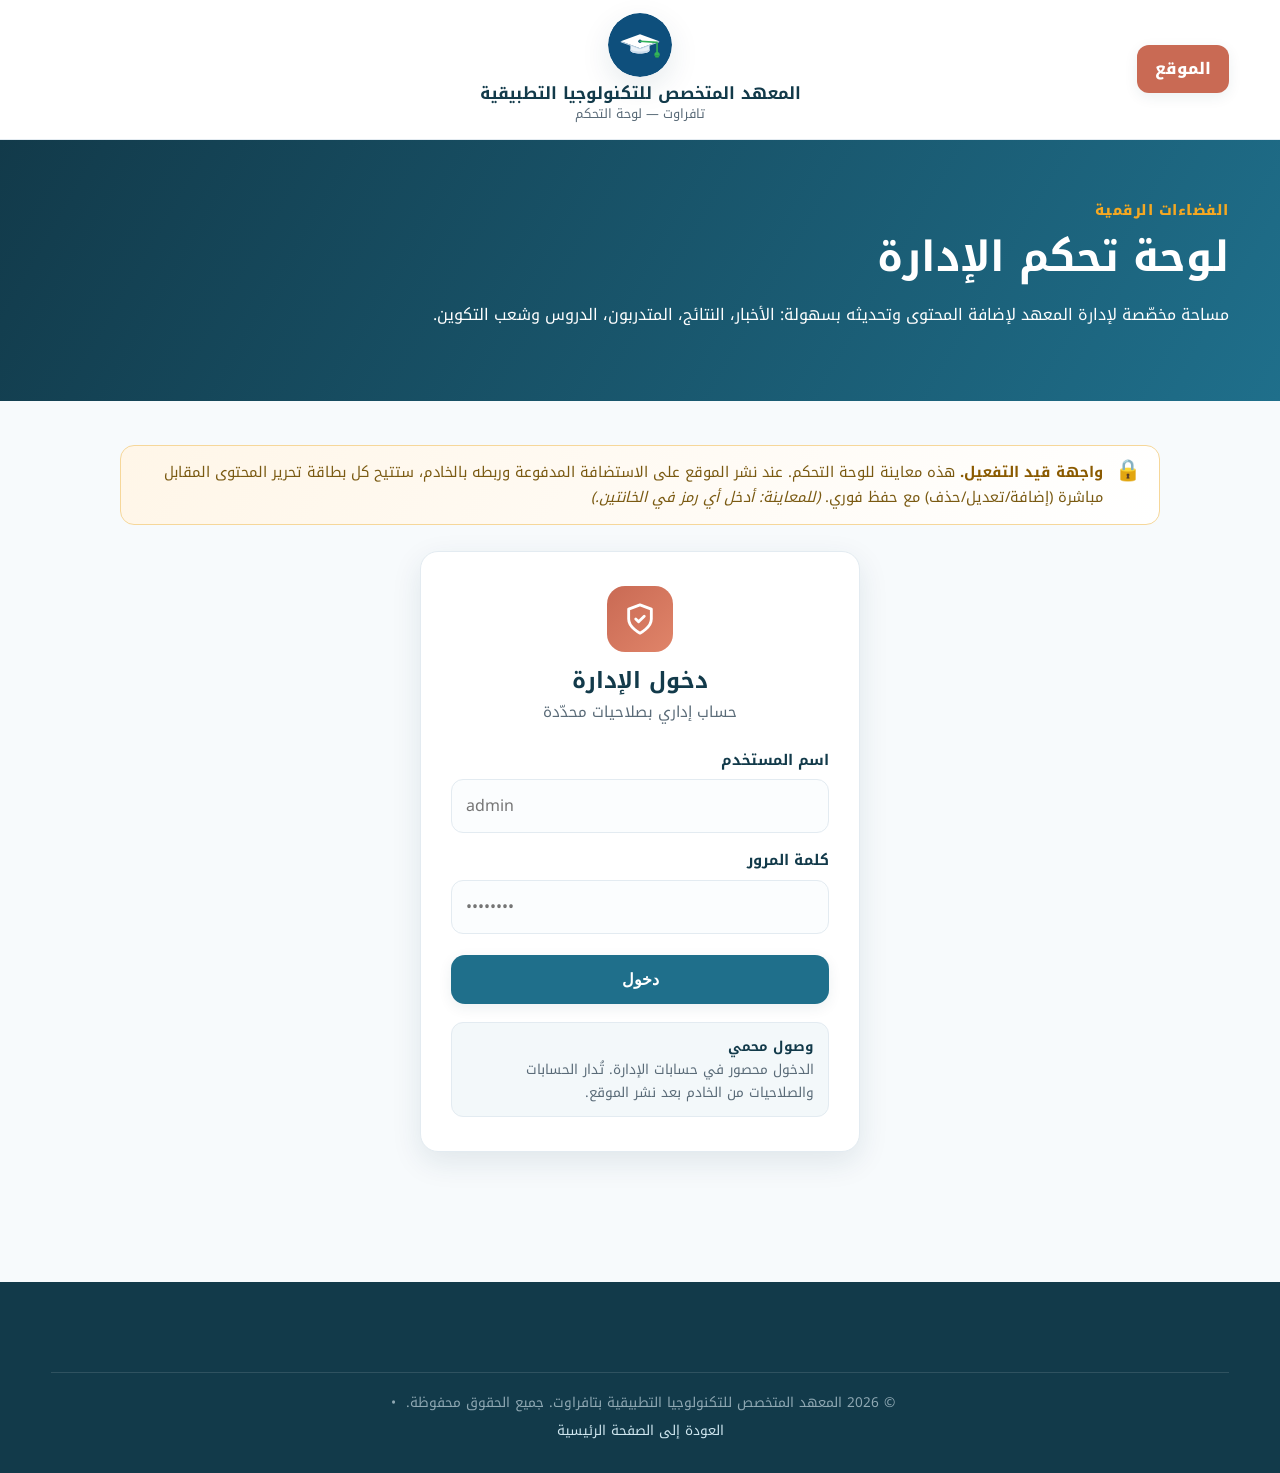
<file: admin.html>
<!DOCTYPE html>
<html lang="ar" dir="rtl">
<head>
  <meta charset="UTF-8">
  <meta name="viewport" content="width=device-width, initial-scale=1.0">
  <title>لوحة تحكم الإدارة — المعهد المتخصص للتكنولوجيا التطبيقية تافراوت</title>
  <meta name="description" content="لوحة تحكم إدارة المعهد المتخصص للتكنولوجيا التطبيقية بتافراوت: إدارة الأخبار والنتائج والمتدربين والدروس ومحتوى الموقع.">
  <meta name="robots" content="noindex,nofollow">
  <link rel="preconnect" href="https://fonts.googleapis.com">
  <link rel="preconnect" href="https://fonts.gstatic.com" crossorigin>
  <link href="https://fonts.googleapis.com/css2?family=Noto+Kufi+Arabic:wght@400;600;700;800;900&display=swap" rel="stylesheet">
  <link rel="stylesheet" href="assets/institute/style.css?v=20260807i">
  <link rel="icon" href="assets/institute/img/logo-emblem.svg">
  <style>body{font-family:"Noto Kufi Arabic","Segoe UI",Tahoma,sans-serif}</style>
</head>
<body data-space="admin">

  <!-- Header -->
  <header class="header">
    <div class="container nav">
      <a class="brand" href="index.html">
        <img class="logo-img" src="assets/institute/img/logo-emblem.svg" alt="شعار المعهد المتخصص للتكنولوجيا التطبيقية بتافراوت — ISTA TAFRAOUT">
        <span>
          <b>المعهد المتخصص للتكنولوجيا التطبيقية</b>
          <span>تافراوت — لوحة التحكم</span>
        </span>
      </a>
      <div class="nav-actions">
        <a href="index.html" class="cta">الموقع</a>
      </div>
    </div>
  </header>

  <!-- Page hero -->
  <section class="page-hero">
    <div class="container">
      <span class="eyebrow">الفضاءات الرقمية</span>
      <h1>لوحة تحكم الإدارة</h1>
      <p class="lead">مساحة مخصّصة لإدارة المعهد لإضافة المحتوى وتحديثه بسهولة: الأخبار، النتائج، المتدربون، الدروس وشعب التكوين.</p>
    </div>
  </section>

  <div class="container">
    <div class="space-wrap">

      <div class="space-banner">
        <span class="sb-ico">🔒</span>
        <div><b>واجهة قيد التفعيل.</b> هذه معاينة للوحة التحكم. عند نشر الموقع على الاستضافة المدفوعة وربطه بالخادم، ستتيح كل بطاقة تحرير المحتوى المقابل مباشرة (إضافة/تعديل/حذف) مع حفظ فوري. <em>(للمعاينة: أدخل أي رمز في الخانتين.)</em></div>
      </div>

      <!-- Login -->
      <div class="auth-wrap">
        <form class="auth-card a-admin" id="authForm" autocomplete="off">
          <div class="auth-ico">
            <svg viewBox="0 0 24 24"><path d="M12 22s8-4 8-10V5l-8-3-8 3v7c0 6 8 10 8 10z"/><path d="M9 12l2 2 4-4"/></svg>
          </div>
          <h2>دخول الإدارة</h2>
          <p class="auth-sub">حساب إداري بصلاحيات محدّدة</p>
          <div class="auth-err" id="authErr"></div>
          <div class="auth-field">
            <label for="fId">اسم المستخدم</label>
            <input type="text" id="fId" name="id" dir="ltr" placeholder="admin" inputmode="text">
          </div>
          <div class="auth-field">
            <label for="fSecret">كلمة المرور</label>
            <input type="password" id="fSecret" name="secret" dir="ltr" placeholder="••••••••">
          </div>
          <button type="submit" class="btn btn-primary">دخول</button>
          <div class="auth-help">
            <b>وصول محمي</b><br>
            الدخول محصور في حسابات الإدارة. تُدار الحسابات والصلاحيات من الخادم بعد نشر الموقع.
          </div>
        </form>
      </div>

      <!-- Console (after login) -->
      <div class="space-app" id="spaceApp">
        <div class="app-top">
          <div class="av" id="appAvatar">👤</div>
          <div class="who">
            <b id="appName">—</b>
            <span id="appExtra"></span>
          </div>
          <button class="logout" id="appLogout" type="button">خروج</button>
        </div>

        <div class="app-body">
          <div class="admin-grid">

            <div class="admin-card">
              <div class="ac-ico"><svg viewBox="0 0 24 24"><path d="M18 4H6a2 2 0 00-2 2v13l3-2 3 2 3-2 3 2 3-2V6a2 2 0 00-2-2z"/><path d="M8 8h8M8 12h5"/></svg></div>
              <h3>إدارة الأخبار والمستجدات</h3>
              <p>إضافة وتعديل أخبار التكوين وشريط المستجدات المعروض على الصفحة الرئيسية.</p>
              <div class="ac-count">6 مستجدات منشورة</div>
            </div>

            <div class="admin-card">
              <div class="ac-ico"><svg viewBox="0 0 24 24"><path d="M9 17V9M15 17v-4M3 3v18h18"/></svg></div>
              <h3>إدارة النتائج</h3>
              <p>رفع نتائج امتحانات نهاية الوحدات، الجهوية، المراقبة المستمرة، الانتقال ونهاية التكوين وربطها بالمتدربين.</p>
              <div class="ac-count">5 أنواع امتحانات</div>
            </div>

            <div class="admin-card">
              <div class="ac-ico"><svg viewBox="0 0 24 24"><path d="M17 21v-2a4 4 0 00-4-4H5a4 4 0 00-4 4v2"/><circle cx="9" cy="7" r="4"/><path d="M23 21v-2a4 4 0 00-3-3.87"/><path d="M16 3.13a4 4 0 010 7.75"/></svg></div>
              <h3>إدارة المتدربين والرموز السرية</h3>
              <p>إنشاء حسابات المتدربين، إسناد الرمز الوطني وتوليد الرمز السري وتسليمه عند تأكيد التسجيل.</p>
              <div class="ac-count">250+ متدرّب</div>
            </div>

            <div class="admin-card">
              <div class="ac-ico"><svg viewBox="0 0 24 24"><path d="M23 7l-7 5 7 5V7z"/><rect x="1" y="5" width="15" height="14" rx="2"/></svg></div>
              <h3>إدارة الدروس والمكوّنين</h3>
              <p>إنشاء حسابات المكوّنين ومتابعة الدروس المرئية والمكتوبة والرزنامة واستعمال الزمن.</p>
              <div class="ac-count">فضاء المكوّنين</div>
            </div>

            <div class="admin-card">
              <div class="ac-ico"><svg viewBox="0 0 24 24"><path d="M22 10L12 5 2 10l10 5 10-5z"/><path d="M6 12v5c0 1 3 2.5 6 2.5s6-1.5 6-2.5v-5"/></svg></div>
              <h3>إدارة الشعب والخريطة التكوينية</h3>
              <p>تحديث بطاقات الشعب وشروط الولوج والمناصب المتاحة لكل مجموعة حسب موسم التكوين.</p>
              <div class="ac-count">5 شعب</div>
            </div>

            <div class="admin-card">
              <div class="ac-ico"><svg viewBox="0 0 24 24"><rect x="3" y="4" width="18" height="18" rx="2"/><path d="M16 2v4M8 2v4M3 10h18"/></svg></div>
              <h3>التواريخ والمكتبة الرقمية</h3>
              <p>تحديث تواريخ التسجيل والمباريات وإدارة الوثائق والمقررات في المكتبة الرقمية.</p>
              <div class="ac-count">وثائق ومقررات</div>
            </div>

            <div class="admin-card">
              <div class="ac-ico"><svg viewBox="0 0 24 24"><path d="M18 8a6 6 0 00-12 0c0 7-3 9-3 9h18s-3-2-3-9"/><path d="M13.7 21a2 2 0 01-3.4 0"/></svg></div>
              <h3>الإشعارات والمشتركون</h3>
              <p>إدارة المشتركين (بريد/هاتف) الذين سجّلوا عبر نافذة الاشتراك، وإرسال إشعار فوري عند نشر مستجدّ مهم.</p>
              <div class="ac-count">قائمة المشتركين</div>
            </div>

          </div>

          <div class="admin-hint">
            <b>ملاحظة تقنية:</b> هذه اللوحة هي واجهة الإدارة. الوظائف الفعلية (الحفظ، الرفع، الحذف، توليد الرموز) تعمل عبر خادم المعهد وقاعدة المعطيات بعد نشر الموقع على الاستضافة المدفوعة. تفاصيل البنية التقنية والواجهات البرمجية (API) موجودة في ملف <b>BACKEND-PLAN.md</b> بالمشروع.
          </div>
        </div>
      </div>

    </div>
  </div>

  <!-- Footer -->
  <footer class="footer">
    <div class="container">
      <div class="bottom">
        © <span id="year">2026</span> المعهد المتخصص للتكنولوجيا التطبيقية بتافراوت. جميع الحقوق محفوظة.
        &nbsp;•&nbsp; <a href="index.html" style="color:#cfe6ef">العودة إلى الصفحة الرئيسية</a>
      </div>
    </div>
  </footer>

  <script src="assets/institute/main.js?v=20260807i"></script>
  <script src="assets/institute/spaces.js?v=20260807i"></script>
</body>
</html>
</file>
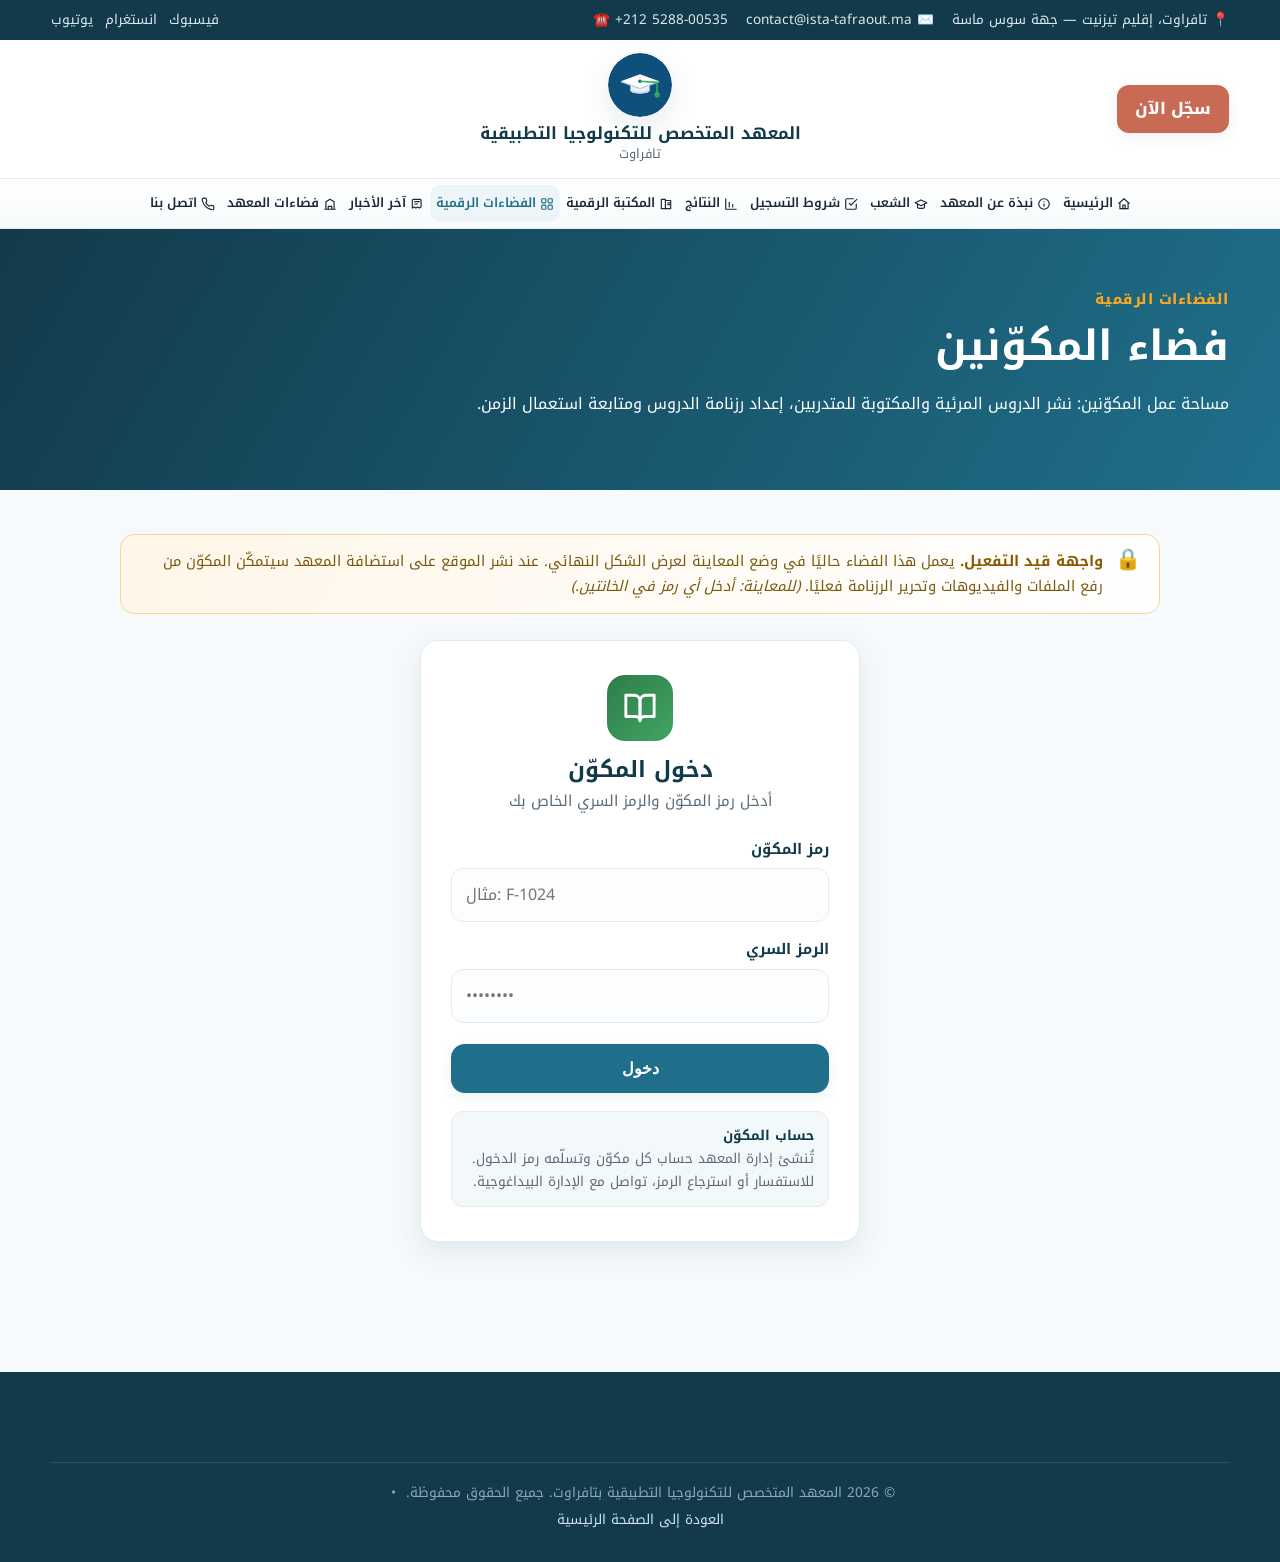
<file: espace-formateurs.html>
<!DOCTYPE html>
<html lang="ar" dir="rtl">
<head>
  <meta charset="UTF-8">
  <meta name="viewport" content="width=device-width, initial-scale=1.0">
  <title>فضاء المكوّنين — المعهد المتخصص للتكنولوجيا التطبيقية تافراوت</title>
  <meta name="description" content="فضاء المكوّنين بالمعهد المتخصص للتكنولوجيا التطبيقية بتافراوت: نشر الدروس المرئية والمكتوبة، رزنامة الدروس واستعمال الزمن.">
  <link rel="preconnect" href="https://fonts.googleapis.com">
  <link rel="preconnect" href="https://fonts.gstatic.com" crossorigin>
  <link href="https://fonts.googleapis.com/css2?family=Noto+Kufi+Arabic:wght@400;600;700;800;900&display=swap" rel="stylesheet">
  <link rel="stylesheet" href="assets/institute/style.css?v=20260807i">
  <link rel="icon" href="assets/institute/img/logo-emblem.svg">
  <style>body{font-family:"Noto Kufi Arabic","Segoe UI",Tahoma,sans-serif}</style>
</head>
<body data-space="formateurs">

  <!-- Top bar -->
  <div class="topbar">
    <div class="container">
      <div class="tb-contact">
        <span class="tb-addr">📍 تافراوت، إقليم تيزنيت — جهة سوس ماسة</span>
        <a href="mailto:contact@ista-tafraout.ma">✉️ contact@ista-tafraout.ma</a>
        <a href="tel:+212528800535" dir="ltr">☎️ +212 5288-00535</a>
      </div>
      <div class="tb-social">
        <a href="#" aria-label="فيسبوك">فيسبوك</a>
        <a href="#" aria-label="انستغرام">انستغرام</a>
        <a href="#" aria-label="يوتيوب">يوتيوب</a>
      </div>
    </div>
  </div>

  <!-- Header -->
  <header class="header">
    <div class="container nav">
      <a class="brand" href="index.html">
        <img class="logo-img" src="assets/institute/img/logo-emblem.svg" alt="شعار المعهد المتخصص للتكنولوجيا التطبيقية بتافراوت — ISTA TAFRAOUT">
        <span>
          <b>المعهد المتخصص للتكنولوجيا التطبيقية</b>
          <span>تافراوت</span>
        </span>
      </a>
      <div class="nav-actions">
        <a href="index.html#registration" class="cta">سجّل الآن</a>
        <button class="burger" aria-label="القائمة" aria-controls="menu">
          <span></span><span></span><span></span>
        </button>
      </div>
    </div>
    <nav class="navbar">
      <div class="container">
        <ul class="menu" id="menu">
          <li><a href="index.html"><svg class="nav-ico" viewBox="0 0 24 24" fill="none" stroke-width="2" stroke-linecap="round" stroke-linejoin="round"><path d="M3 11l9-8 9 8"/><path d="M5 10v10h14V10"/><path d="M10 20v-6h4v6"/></svg><span>الرئيسية</span></a></li>
          <li><a href="index.html#about"><svg class="nav-ico" viewBox="0 0 24 24" fill="none" stroke-width="2" stroke-linecap="round" stroke-linejoin="round"><circle cx="12" cy="12" r="9"/><path d="M12 16v-4M12 8h.01"/></svg><span>نبذة عن المعهد</span></a></li>
          <li><a href="index.html#programs"><svg class="nav-ico" viewBox="0 0 24 24" fill="none" stroke-width="2" stroke-linecap="round" stroke-linejoin="round"><path d="M22 10L12 5 2 10l10 5 10-5z"/><path d="M6 12v5c0 1 3 2.5 6 2.5s6-1.5 6-2.5v-5"/></svg><span>الشعب</span></a></li>
          <li><a href="index.html#registration"><svg class="nav-ico" viewBox="0 0 24 24" fill="none" stroke-width="2" stroke-linecap="round" stroke-linejoin="round"><path d="M9 11l3 3L22 4"/><path d="M21 12v7a2 2 0 01-2 2H5a2 2 0 01-2-2V5a2 2 0 012-2h11"/></svg><span>شروط التسجيل</span></a></li>
          <li><a href="index.html#results"><svg class="nav-ico" viewBox="0 0 24 24" fill="none" stroke-width="2" stroke-linecap="round" stroke-linejoin="round"><path d="M9 17V9M15 17v-4M3 3v18h18"/></svg><span>النتائج</span></a></li>
          <li><a href="index.html#library"><svg class="nav-ico" viewBox="0 0 24 24" fill="none" stroke-width="2" stroke-linecap="round" stroke-linejoin="round"><path d="M4 4h7v16H4z"/><path d="M11 6h9v14h-9"/><path d="M15 10h3M15 13h3"/></svg><span>المكتبة الرقمية</span></a></li>
          <li><a href="index.html#spaces" class="is-current"><svg class="nav-ico" viewBox="0 0 24 24" fill="none" stroke-width="2" stroke-linecap="round" stroke-linejoin="round"><rect x="3" y="3" width="7" height="7" rx="1.5"/><rect x="14" y="3" width="7" height="7" rx="1.5"/><rect x="3" y="14" width="7" height="7" rx="1.5"/><rect x="14" y="14" width="7" height="7" rx="1.5"/></svg><span>الفضاءات الرقمية</span></a></li>
          <li><a href="index.html#news"><svg class="nav-ico" viewBox="0 0 24 24" fill="none" stroke-width="2" stroke-linecap="round" stroke-linejoin="round"><path d="M18 4H6a2 2 0 00-2 2v13l3-2 3 2 3-2 3 2 3-2V6a2 2 0 00-2-2z"/><path d="M8 8h8M8 12h5"/></svg><span>آخر الأخبار</span></a></li>
          <li><a href="index.html#facilities"><svg class="nav-ico" viewBox="0 0 24 24" fill="none" stroke-width="2" stroke-linecap="round" stroke-linejoin="round"><path d="M3 21h18M5 21V8l7-4 7 4v13"/><path d="M9 21v-5h6v5"/></svg><span>فضاءات المعهد</span></a></li>
          <li><a href="index.html#contact"><svg class="nav-ico" viewBox="0 0 24 24" fill="none" stroke-width="2" stroke-linecap="round" stroke-linejoin="round"><path d="M22 16.9v3a2 2 0 01-2.2 2 19.8 19.8 0 01-8.6-3 19.5 19.5 0 01-6-6 19.8 19.8 0 01-3-8.6A2 2 0 014.1 2h3a2 2 0 012 1.7c.1.9.3 1.8.6 2.6a2 2 0 01-.5 2.1L8.1 9.9a16 16 0 006 6l1.5-1.1a2 2 0 012.1-.5c.8.3 1.7.5 2.6.6a2 2 0 011.7 2z"/></svg><span>اتصل بنا</span></a></li>
        </ul>
      </div>
    </nav>
  </header>

  <!-- Page hero -->
  <section class="page-hero">
    <div class="container">
      <span class="eyebrow">الفضاءات الرقمية</span>
      <h1>فضاء المكوّنين</h1>
      <p class="lead">مساحة عمل المكوّنين: نشر الدروس المرئية والمكتوبة للمتدربين، إعداد رزنامة الدروس ومتابعة استعمال الزمن.</p>
    </div>
  </section>

  <div class="container">
    <div class="space-wrap">

      <div class="space-banner">
        <span class="sb-ico">🔒</span>
        <div><b>واجهة قيد التفعيل.</b> يعمل هذا الفضاء حاليًا في وضع المعاينة لعرض الشكل النهائي. عند نشر الموقع على استضافة المعهد سيتمكّن المكوّن من رفع الملفات والفيديوهات وتحرير الرزنامة فعليًا. <em>(للمعاينة: أدخل أي رمز في الخانتين.)</em></div>
      </div>

      <!-- Login -->
      <div class="auth-wrap">
        <form class="auth-card a-form" id="authForm" autocomplete="off">
          <div class="auth-ico">
            <svg viewBox="0 0 24 24"><path d="M2 3h6a4 4 0 014 4v14a3 3 0 00-3-3H2z"/><path d="M22 3h-6a4 4 0 00-4 4v14a3 3 0 013-3h7z"/></svg>
          </div>
          <h2>دخول المكوّن</h2>
          <p class="auth-sub">أدخل رمز المكوّن والرمز السري الخاص بك</p>
          <div class="auth-err" id="authErr"></div>
          <div class="auth-field">
            <label for="fId">رمز المكوّن</label>
            <input type="text" id="fId" name="id" dir="ltr" placeholder="مثال: F-1024" inputmode="text">
          </div>
          <div class="auth-field">
            <label for="fSecret">الرمز السري</label>
            <input type="password" id="fSecret" name="secret" dir="ltr" placeholder="••••••••">
          </div>
          <button type="submit" class="btn btn-primary">دخول</button>
          <div class="auth-help">
            <b>حساب المكوّن</b><br>
            تُنشئ إدارة المعهد حساب كل مكوّن وتسلّمه رمز الدخول. للاستفسار أو استرجاع الرمز، تواصل مع الإدارة البيداغوجية.
          </div>
        </form>
      </div>

      <!-- App (after login) -->
      <div class="space-app" id="spaceApp">
        <div class="app-top">
          <div class="av" id="appAvatar">👤</div>
          <div class="who">
            <b id="appName">—</b>
            <span id="appExtra"></span>
          </div>
          <button class="logout" id="appLogout" type="button">خروج</button>
        </div>

        <div class="app-body">
          <div class="results-tabs tabset">
            <div class="tabs" role="tablist" aria-label="أقسام فضاء المكوّن">
              <button class="tab is-active" role="tab" aria-selected="true" data-panel="tf1">الدروس المرئية</button>
              <button class="tab" role="tab" aria-selected="false" data-panel="tf2">الدروس المكتوبة</button>
              <button class="tab" role="tab" aria-selected="false" data-panel="tf3">رزنامة الدروس</button>
              <button class="tab" role="tab" aria-selected="false" data-panel="tf4">استعمال الزمن</button>
            </div>
            <div class="tab-panels">

              <!-- Video lessons -->
              <div class="tab-panel is-active" id="tf1" role="tabpanel">
                <p class="panel-note">الدروس المرئية المنشورة للمتدربين — <em>نماذج للمعاينة</em>. <span class="btn btn-ghost is-disabled" role="button" aria-disabled="true">+ رفع درس مرئي (يتوفّر بعد الاستضافة)</span></p>
                <div class="les-grid">
                  <div class="les-card"><div class="les-thumb"><svg viewBox="0 0 24 24"><path d="M23 7l-7 5 7 5V7z"/><rect x="1" y="5" width="15" height="14" rx="2"/></svg></div><div class="lc-body"><h4>مدخل إلى المحاسبة العامة</h4><p>الوحدة 3 — الجزء الأول</p><div class="lc-meta">⏱ 24 دقيقة</div></div></div>
                  <div class="les-card"><div class="les-thumb"><svg viewBox="0 0 24 24"><path d="M23 7l-7 5 7 5V7z"/><rect x="1" y="5" width="15" height="14" rx="2"/></svg></div><div class="lc-body"><h4>تقنيات البيع والتفاوض</h4><p>الوحدة 5 — تمارين تطبيقية</p><div class="lc-meta">⏱ 31 دقيقة</div></div></div>
                  <div class="les-card"><div class="les-thumb"><svg viewBox="0 0 24 24"><path d="M23 7l-7 5 7 5V7z"/><rect x="1" y="5" width="15" height="14" rx="2"/></svg></div><div class="lc-body"><h4>Excel للتدبير المحاسبي</h4><p>الإعلاميات التطبيقية</p><div class="lc-meta">⏱ 18 دقيقة</div></div></div>
                </div>
              </div>

              <!-- Written lessons -->
              <div class="tab-panel" id="tf2" role="tabpanel">
                <p class="panel-note">الدروس والمطبوعات المكتوبة (PDF) — <em>نماذج للمعاينة</em>. <span class="btn btn-ghost is-disabled" role="button" aria-disabled="true">+ رفع ملف (يتوفّر بعد الاستضافة)</span></p>
                <div class="les-grid">
                  <div class="les-card"><div class="les-thumb doc"><svg viewBox="0 0 24 24"><path d="M14 2H6a2 2 0 00-2 2v16a2 2 0 002 2h12a2 2 0 002-2V8z"/><path d="M14 2v6h6"/></svg></div><div class="lc-body"><h4>ملخّص المحاسبة العامة</h4><p>مطبوع — 12 صفحة</p><div class="lc-meta">PDF</div></div></div>
                  <div class="les-card"><div class="les-thumb doc"><svg viewBox="0 0 24 24"><path d="M14 2H6a2 2 0 00-2 2v16a2 2 0 002 2h12a2 2 0 002-2V8z"/><path d="M14 2v6h6"/></svg></div><div class="lc-body"><h4>سلسلة تمارين القانون التجاري</h4><p>مطبوع — 8 صفحات</p><div class="lc-meta">PDF</div></div></div>
                  <div class="les-card"><div class="les-thumb doc"><svg viewBox="0 0 24 24"><path d="M14 2H6a2 2 0 00-2 2v16a2 2 0 002 2h12a2 2 0 002-2V8z"/><path d="M14 2v6h6"/></svg></div><div class="lc-body"><h4>دليل الميتودولوجيا والتواصل</h4><p>مطبوع — 15 صفحة</p><div class="lc-meta">PDF</div></div></div>
                </div>
              </div>

              <!-- Lesson calendar -->
              <div class="tab-panel" id="tf3" role="tabpanel">
                <p class="panel-note">رزنامة الدروس القادمة — <em>نماذج للمعاينة</em>.</p>
                <table class="rez-table">
                  <thead><tr><th>التاريخ</th><th>المادة</th><th>المجموعة</th><th>الموضوع</th></tr></thead>
                  <tbody>
                    <tr><td>الإثنين 08 شتنبر</td><td>المحاسبة العامة</td><td>تسيير المقاولات — م1</td><td>الوحدة 3: الجرد</td></tr>
                    <tr><td>الثلاثاء 09 شتنبر</td><td>تقنيات البيع</td><td>تسيير المقاولات — م2</td><td>الوحدة 5: التفاوض</td></tr>
                    <tr><td>الأربعاء 10 شتنبر</td><td>الإعلاميات التطبيقية</td><td>مساعد إداري</td><td>معالجة النصوص</td></tr>
                  </tbody>
                </table>
              </div>

              <!-- Timetable -->
              <div class="tab-panel" id="tf4" role="tabpanel">
                <p class="panel-note">استعمال الزمن الأسبوعي — <em>نموذج للمعاينة</em>.</p>
                <div class="tt-wrap">
                  <table class="tt-table">
                    <thead><tr><th>التوقيت</th><th>الإثنين</th><th>الثلاثاء</th><th>الأربعاء</th><th>الخميس</th><th>الجمعة</th></tr></thead>
                    <tbody>
                      <tr><td>08:30 – 10:30</td><td class="slot">محاسبة — م1</td><td class="slot">تقنيات البيع — م2</td><td class="free">—</td><td class="slot">محاسبة — م2</td><td class="slot">إعلاميات — م1</td></tr>
                      <tr><td>10:45 – 12:45</td><td class="slot">إعلاميات — م2</td><td class="free">—</td><td class="slot">قانون تجاري — م1</td><td class="slot">تقنيات البيع — م1</td><td class="free">—</td></tr>
                      <tr><td>14:00 – 16:00</td><td class="free">—</td><td class="slot">محاسبة — م1</td><td class="slot">تواصل — م2</td><td class="free">—</td><td class="slot">قانون تجاري — م2</td></tr>
                    </tbody>
                  </table>
                </div>
              </div>

            </div>
          </div>
        </div>
      </div>

    </div>
  </div>

  <!-- Footer -->
  <footer class="footer">
    <div class="container">
      <div class="bottom">
        © <span id="year">2026</span> المعهد المتخصص للتكنولوجيا التطبيقية بتافراوت. جميع الحقوق محفوظة.
        &nbsp;•&nbsp; <a href="index.html" style="color:#cfe6ef">العودة إلى الصفحة الرئيسية</a>
      </div>
    </div>
  </footer>

  <button id="toTop" class="to-top" aria-label="العودة إلى الأعلى">↑</button>

  <script src="assets/institute/main.js?v=20260807i"></script>
  <script src="assets/institute/spaces.js?v=20260807i"></script>
</body>
</html>
</file>
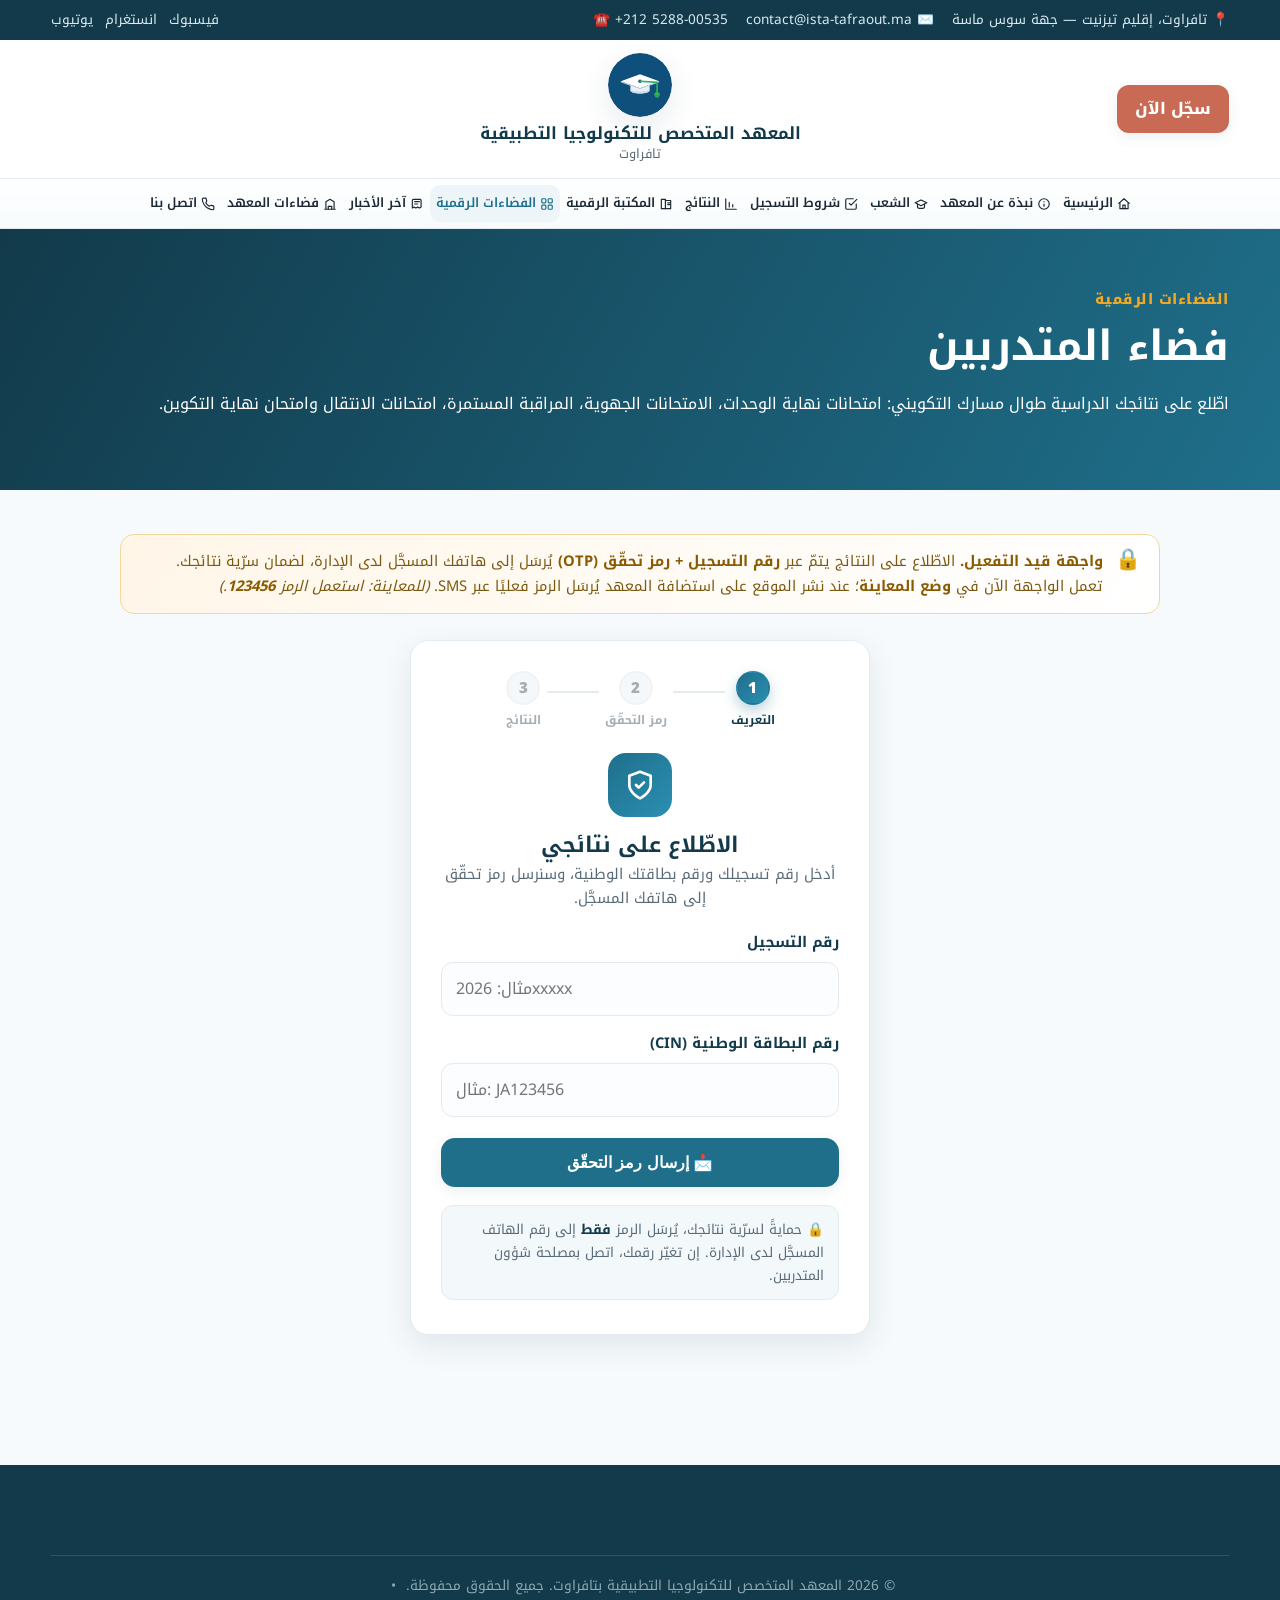
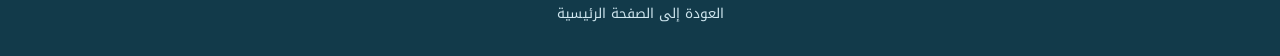
<file: espace-stagiaires.html>
<!DOCTYPE html>
<html lang="ar" dir="rtl">
<head>
  <meta charset="UTF-8">
  <meta name="viewport" content="width=device-width, initial-scale=1.0">
  <title>فضاء المتدربين — المعهد المتخصص للتكنولوجيا التطبيقية تافراوت</title>
  <meta name="description" content="فضاء المتدربين المسجّلين بالمعهد المتخصص للتكنولوجيا التطبيقية بتافراوت: الاطلاع على نتائج امتحانات نهاية الوحدات، الامتحانات الجهوية، المراقبة المستمرة، امتحانات الانتقال وامتحان نهاية التكوين.">
  <link rel="preconnect" href="https://fonts.googleapis.com">
  <link rel="preconnect" href="https://fonts.gstatic.com" crossorigin>
  <link href="https://fonts.googleapis.com/css2?family=Noto+Kufi+Arabic:wght@400;600;700;800;900&display=swap" rel="stylesheet">
  <link rel="stylesheet" href="assets/institute/style.css?v=20260807i">
  <link rel="icon" href="assets/institute/img/logo-emblem.svg">
  <style>body{font-family:"Noto Kufi Arabic","Segoe UI",Tahoma,sans-serif}</style>
</head>
<body data-space="stagiaires">

  <!-- Top bar -->
  <div class="topbar">
    <div class="container">
      <div class="tb-contact">
        <span class="tb-addr">📍 تافراوت، إقليم تيزنيت — جهة سوس ماسة</span>
        <a href="mailto:contact@ista-tafraout.ma">✉️ contact@ista-tafraout.ma</a>
        <a href="tel:+212528800535" dir="ltr">☎️ +212 5288-00535</a>
      </div>
      <div class="tb-social">
        <a href="#" aria-label="فيسبوك">فيسبوك</a>
        <a href="#" aria-label="انستغرام">انستغرام</a>
        <a href="#" aria-label="يوتيوب">يوتيوب</a>
      </div>
    </div>
  </div>

  <!-- Header -->
  <header class="header">
    <div class="container nav">
      <a class="brand" href="index.html">
        <img class="logo-img" src="assets/institute/img/logo-emblem.svg" alt="شعار المعهد المتخصص للتكنولوجيا التطبيقية بتافراوت — ISTA TAFRAOUT">
        <span>
          <b>المعهد المتخصص للتكنولوجيا التطبيقية</b>
          <span>تافراوت</span>
        </span>
      </a>
      <div class="nav-actions">
        <a href="index.html#registration" class="cta">سجّل الآن</a>
        <button class="burger" aria-label="القائمة" aria-controls="menu">
          <span></span><span></span><span></span>
        </button>
      </div>
    </div>
    <nav class="navbar">
      <div class="container">
        <ul class="menu" id="menu">
          <li><a href="index.html"><svg class="nav-ico" viewBox="0 0 24 24" fill="none" stroke-width="2" stroke-linecap="round" stroke-linejoin="round"><path d="M3 11l9-8 9 8"/><path d="M5 10v10h14V10"/><path d="M10 20v-6h4v6"/></svg><span>الرئيسية</span></a></li>
          <li><a href="index.html#about"><svg class="nav-ico" viewBox="0 0 24 24" fill="none" stroke-width="2" stroke-linecap="round" stroke-linejoin="round"><circle cx="12" cy="12" r="9"/><path d="M12 16v-4M12 8h.01"/></svg><span>نبذة عن المعهد</span></a></li>
          <li><a href="index.html#programs"><svg class="nav-ico" viewBox="0 0 24 24" fill="none" stroke-width="2" stroke-linecap="round" stroke-linejoin="round"><path d="M22 10L12 5 2 10l10 5 10-5z"/><path d="M6 12v5c0 1 3 2.5 6 2.5s6-1.5 6-2.5v-5"/></svg><span>الشعب</span></a></li>
          <li><a href="index.html#registration"><svg class="nav-ico" viewBox="0 0 24 24" fill="none" stroke-width="2" stroke-linecap="round" stroke-linejoin="round"><path d="M9 11l3 3L22 4"/><path d="M21 12v7a2 2 0 01-2 2H5a2 2 0 01-2-2V5a2 2 0 012-2h11"/></svg><span>شروط التسجيل</span></a></li>
          <li><a href="index.html#results"><svg class="nav-ico" viewBox="0 0 24 24" fill="none" stroke-width="2" stroke-linecap="round" stroke-linejoin="round"><path d="M9 17V9M15 17v-4M3 3v18h18"/></svg><span>النتائج</span></a></li>
          <li><a href="index.html#library"><svg class="nav-ico" viewBox="0 0 24 24" fill="none" stroke-width="2" stroke-linecap="round" stroke-linejoin="round"><path d="M4 4h7v16H4z"/><path d="M11 6h9v14h-9"/><path d="M15 10h3M15 13h3"/></svg><span>المكتبة الرقمية</span></a></li>
          <li><a href="index.html#spaces" class="is-current"><svg class="nav-ico" viewBox="0 0 24 24" fill="none" stroke-width="2" stroke-linecap="round" stroke-linejoin="round"><rect x="3" y="3" width="7" height="7" rx="1.5"/><rect x="14" y="3" width="7" height="7" rx="1.5"/><rect x="3" y="14" width="7" height="7" rx="1.5"/><rect x="14" y="14" width="7" height="7" rx="1.5"/></svg><span>الفضاءات الرقمية</span></a></li>
          <li><a href="index.html#news"><svg class="nav-ico" viewBox="0 0 24 24" fill="none" stroke-width="2" stroke-linecap="round" stroke-linejoin="round"><path d="M18 4H6a2 2 0 00-2 2v13l3-2 3 2 3-2 3 2 3-2V6a2 2 0 00-2-2z"/><path d="M8 8h8M8 12h5"/></svg><span>آخر الأخبار</span></a></li>
          <li><a href="index.html#facilities"><svg class="nav-ico" viewBox="0 0 24 24" fill="none" stroke-width="2" stroke-linecap="round" stroke-linejoin="round"><path d="M3 21h18M5 21V8l7-4 7 4v13"/><path d="M9 21v-5h6v5"/></svg><span>فضاءات المعهد</span></a></li>
          <li><a href="index.html#contact"><svg class="nav-ico" viewBox="0 0 24 24" fill="none" stroke-width="2" stroke-linecap="round" stroke-linejoin="round"><path d="M22 16.9v3a2 2 0 01-2.2 2 19.8 19.8 0 01-8.6-3 19.5 19.5 0 01-6-6 19.8 19.8 0 01-3-8.6A2 2 0 014.1 2h3a2 2 0 012 1.7c.1.9.3 1.8.6 2.6a2 2 0 01-.5 2.1L8.1 9.9a16 16 0 006 6l1.5-1.1a2 2 0 012.1-.5c.8.3 1.7.5 2.6.6a2 2 0 011.7 2z"/></svg><span>اتصل بنا</span></a></li>
        </ul>
      </div>
    </nav>
  </header>

  <!-- Page hero -->
  <section class="page-hero">
    <div class="container">
      <span class="eyebrow">الفضاءات الرقمية</span>
      <h1>فضاء المتدربين</h1>
      <p class="lead">اطّلع على نتائجك الدراسية طوال مسارك التكويني: امتحانات نهاية الوحدات، الامتحانات الجهوية، المراقبة المستمرة، امتحانات الانتقال وامتحان نهاية التكوين.</p>
    </div>
  </section>

  <div class="container">
    <div class="space-wrap">

      <div class="space-banner">
        <span class="sb-ico">🔒</span>
        <div><b>واجهة قيد التفعيل.</b> الاطّلاع على النتائج يتمّ عبر <b>رقم التسجيل + رمز تحقّق (OTP)</b> يُرسَل إلى هاتفك المسجَّل لدى الإدارة، لضمان سرّية نتائجك. تعمل الواجهة الآن في <b>وضع المعاينة</b>؛ عند نشر الموقع على استضافة المعهد يُرسَل الرمز فعليًا عبر SMS. <em>(للمعاينة: استعمل الرمز <b dir="ltr">123456</b>.)</em></div>
      </div>

      <!-- Secure OTP results access (3-step wizard) -->
      <div class="auth-wrap">
        <div class="otp-wizard" id="otpWizard">

          <div class="otp-steps" aria-hidden="true">
            <div class="otp-step is-active" data-s="1"><span class="os-n">1</span><span class="os-t">التعريف</span></div>
            <span class="os-line"></span>
            <div class="otp-step" data-s="2"><span class="os-n">2</span><span class="os-t">رمز التحقّق</span></div>
            <span class="os-line"></span>
            <div class="otp-step" data-s="3"><span class="os-n">3</span><span class="os-t">النتائج</span></div>
          </div>

          <div class="auth-err" id="otpErr"></div>

          <!-- Step 1: identity -->
          <form class="otp-pane is-active a-stag" id="otpStep1" autocomplete="off">
            <div class="auth-ico">
              <svg viewBox="0 0 24 24"><path d="M12 22s8-4 8-10V5l-8-3-8 3v7c0 6 8 10 8 10z"/><path d="M9 12l2 2 4-4"/></svg>
            </div>
            <h2>الاطّلاع على نتائجي</h2>
            <p class="auth-sub">أدخل رقم تسجيلك ورقم بطاقتك الوطنية، وسنرسل رمز تحقّق إلى هاتفك المسجَّل.</p>
            <div class="auth-field">
              <label for="oReg">رقم التسجيل</label>
              <input type="text" id="oReg" dir="ltr" inputmode="numeric" placeholder="مثال: 2026xxxxx">
            </div>
            <div class="auth-field">
              <label for="oCin">رقم البطاقة الوطنية (CIN)</label>
              <input type="text" id="oCin" dir="ltr" placeholder="مثال: JA123456">
            </div>
            <button type="submit" class="btn btn-primary">📩 إرسال رمز التحقّق</button>
            <div class="auth-help">
              🔒 حمايةً لسرّية نتائجك، يُرسَل الرمز <b>فقط</b> إلى رقم الهاتف المسجَّل لدى الإدارة. إن تغيّر رقمك، اتصل بمصلحة شؤون المتدربين.
            </div>
          </form>

          <!-- Step 2: OTP verification -->
          <form class="otp-pane a-stag" id="otpStep2" autocomplete="off">
            <div class="auth-ico">
              <svg viewBox="0 0 24 24"><rect x="6" y="2" width="12" height="20" rx="3"/><path d="M11 5h2"/><path d="M9 18h6"/></svg>
            </div>
            <h2>أدخل رمز التحقّق</h2>
            <p class="auth-sub">أرسلنا رمزًا من 6 أرقام إلى الهاتف <b class="otp-phone" id="otpPhone" dir="ltr">06••••••</b></p>
            <div class="otp-inputs" id="otpInputs" dir="ltr">
              <input class="otp-d" type="text" inputmode="numeric" maxlength="1" aria-label="رقم 1">
              <input class="otp-d" type="text" inputmode="numeric" maxlength="1" aria-label="رقم 2">
              <input class="otp-d" type="text" inputmode="numeric" maxlength="1" aria-label="رقم 3">
              <input class="otp-d" type="text" inputmode="numeric" maxlength="1" aria-label="رقم 4">
              <input class="otp-d" type="text" inputmode="numeric" maxlength="1" aria-label="رقم 5">
              <input class="otp-d" type="text" inputmode="numeric" maxlength="1" aria-label="رقم 6">
            </div>
            <div class="otp-timer" id="otpTimer">⏳ صلاحية الرمز: <b id="otpCount">02:00</b></div>
            <button type="submit" class="btn btn-primary">🔓 تحقّق واطّلع على النتائج</button>
            <div class="otp-row">
              <button type="button" class="otp-link" id="otpResend" disabled>إعادة الإرسال <span id="otpResendIn">(00:30)</span></button>
              <button type="button" class="otp-link" id="otpBack">◀ تغيير المعطيات</button>
            </div>
          </form>

        </div>
      </div>

      <!-- App (after login) -->
      <div class="space-app" id="spaceApp">
        <div class="app-top">
          <div class="av" id="appAvatar">👤</div>
          <div class="who">
            <b id="appName">—</b>
            <span id="appExtra"></span>
          </div>
          <button class="logout" id="appLogout" type="button">خروج</button>
        </div>

        <div class="app-body">
          <div class="results-tabs tabset">
            <div class="tabs" role="tablist" aria-label="أنواع الامتحانات">
              <button class="tab is-active" role="tab" aria-selected="true" data-panel="ex1">نهاية الوحدات</button>
              <button class="tab" role="tab" aria-selected="false" data-panel="ex2">الامتحانات الجهوية</button>
              <button class="tab" role="tab" aria-selected="false" data-panel="ex3">المراقبة المستمرة</button>
              <button class="tab" role="tab" aria-selected="false" data-panel="ex4">امتحانات الانتقال</button>
              <button class="tab" role="tab" aria-selected="false" data-panel="ex5">نهاية التكوين</button>
            </div>
            <div class="tab-panels">

              <!-- Fin de modules -->
              <div class="tab-panel is-active" id="ex1" role="tabpanel">
                <p class="panel-note">نتائج امتحانات نهاية الوحدات — <em>بيانات نموذجية للمعاينة</em>.</p>
                <div class="rez-summary">
                  <div class="rs"><b>8</b><span>وحدات مُنجزة</span></div>
                  <div class="rs"><b>13.9</b><span>المعدل العام</span></div>
                  <div class="rs"><b>8/8</b><span>وحدات مستوفاة</span></div>
                </div>
                <table class="rez-table">
                  <thead><tr><th>الوحدة</th><th>النقطة /20</th><th>النتيجة</th></tr></thead>
                  <tbody>
                    <tr><td>الميتودولوجيا والتواصل</td><td class="num">14.5</td><td><span class="rez-badge ok">مستوفاة</span></td></tr>
                    <tr><td>المحاسبة العامة</td><td class="num">13.0</td><td><span class="rez-badge ok">مستوفاة</span></td></tr>
                    <tr><td>الإعلاميات التطبيقية</td><td class="num">15.5</td><td><span class="rez-badge ok">مستوفاة</span></td></tr>
                    <tr><td>القانون التجاري</td><td class="num">12.0</td><td><span class="rez-badge ok">مستوفاة</span></td></tr>
                    <tr><td>تقنيات البيع</td><td class="num">14.0</td><td><span class="rez-badge ok">مستوفاة</span></td></tr>
                  </tbody>
                </table>
              </div>

              <!-- Régional -->
              <div class="tab-panel" id="ex2" role="tabpanel">
                <p class="panel-note">نتائج الامتحانات الجهوية — <em>بيانات نموذجية للمعاينة</em>.</p>
                <table class="rez-table">
                  <thead><tr><th>الوحدة الجهوية</th><th>النقطة /20</th><th>النتيجة</th></tr></thead>
                  <tbody>
                    <tr><td>تدبير المقاولة</td><td class="num">13.5</td><td><span class="rez-badge ok">ناجح</span></td></tr>
                    <tr><td>المحاسبة التحليلية</td><td class="num">12.5</td><td><span class="rez-badge ok">ناجح</span></td></tr>
                    <tr><td>التسويق</td><td class="num">14.0</td><td><span class="rez-badge ok">ناجح</span></td></tr>
                  </tbody>
                </table>
              </div>

              <!-- Contrôle continu -->
              <div class="tab-panel" id="ex3" role="tabpanel">
                <p class="panel-note">نتائج المراقبة المستمرة — <em>بيانات نموذجية للمعاينة</em>.</p>
                <table class="rez-table">
                  <thead><tr><th>المادة</th><th>الفرض 1</th><th>الفرض 2</th><th>المعدل</th></tr></thead>
                  <tbody>
                    <tr><td>المحاسبة العامة</td><td class="num">13</td><td class="num">14</td><td class="num">13.5</td></tr>
                    <tr><td>تقنيات البيع</td><td class="num">15</td><td class="num">14</td><td class="num">14.5</td></tr>
                    <tr><td>الإعلاميات</td><td class="num">16</td><td class="num">15</td><td class="num">15.5</td></tr>
                  </tbody>
                </table>
              </div>

              <!-- Passage -->
              <div class="tab-panel" id="ex4" role="tabpanel">
                <p class="panel-note">امتحانات الانتقال (السنة الأولى ← السنة الثانية) — <em>بيانات نموذجية للمعاينة</em>.</p>
                <div class="rez-summary">
                  <div class="rs"><b>14.2</b><span>معدل الانتقال</span></div>
                  <div class="rs"><b><span class="rez-badge ok">ناجح</span></b><span>القرار</span></div>
                </div>
                <table class="rez-table">
                  <thead><tr><th>المكوّن</th><th>المعامل</th><th>النقطة /20</th></tr></thead>
                  <tbody>
                    <tr><td>المراقبة المستمرة</td><td class="num">1</td><td class="num">14.5</td></tr>
                    <tr><td>امتحانات نهاية الوحدات</td><td class="num">2</td><td class="num">13.9</td></tr>
                    <tr><td>الامتحان الجهوي</td><td class="num">2</td><td class="num">13.5</td></tr>
                  </tbody>
                </table>
              </div>

              <!-- Fin de formation -->
              <div class="tab-panel" id="ex5" role="tabpanel">
                <p class="panel-note">امتحان نهاية التكوين — <em>يظهر عند اجتيازه في السنة الأخيرة</em>.</p>
                <div class="rez-summary">
                  <div class="rs"><b>—</b><span>المعدل النهائي</span></div>
                  <div class="rs"><b>منتظر</b><span>الحالة</span></div>
                  <div class="rs"><b>—</b><span>الميزة</span></div>
                </div>
                <p class="panel-note">سيتم نشر نتائج امتحان نهاية التكوين هنا فور المصادقة عليها من طرف الأكاديمية الجهوية.</p>
              </div>

            </div>
          </div>
        </div>
      </div>

    </div>
  </div>

  <!-- Footer -->
  <footer class="footer">
    <div class="container">
      <div class="bottom">
        © <span id="year">2026</span> المعهد المتخصص للتكنولوجيا التطبيقية بتافراوت. جميع الحقوق محفوظة.
        &nbsp;•&nbsp; <a href="index.html" style="color:#cfe6ef">العودة إلى الصفحة الرئيسية</a>
      </div>
    </div>
  </footer>

  <button id="toTop" class="to-top" aria-label="العودة إلى الأعلى">↑</button>

  <script src="assets/institute/main.js?v=20260807i"></script>
  <script src="assets/institute/spaces.js?v=20260807i"></script>
</body>
</html>
</file>
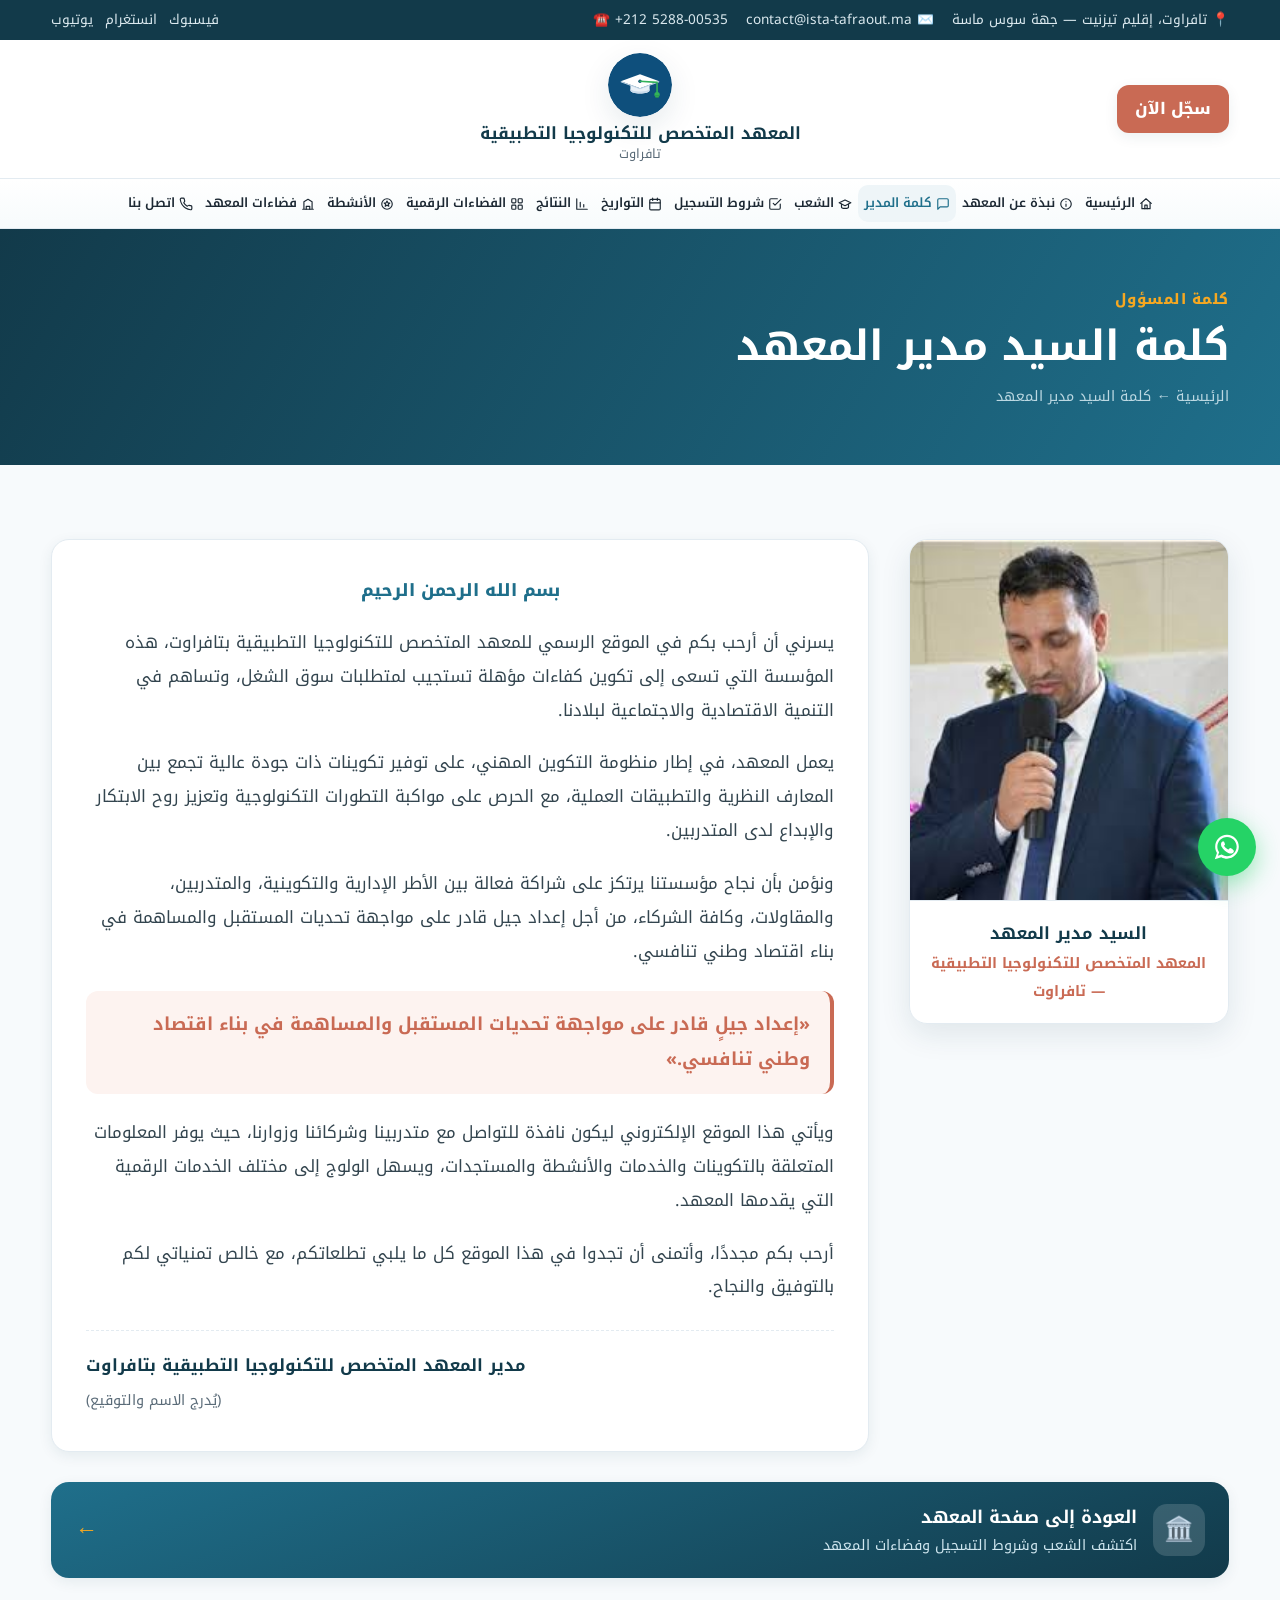
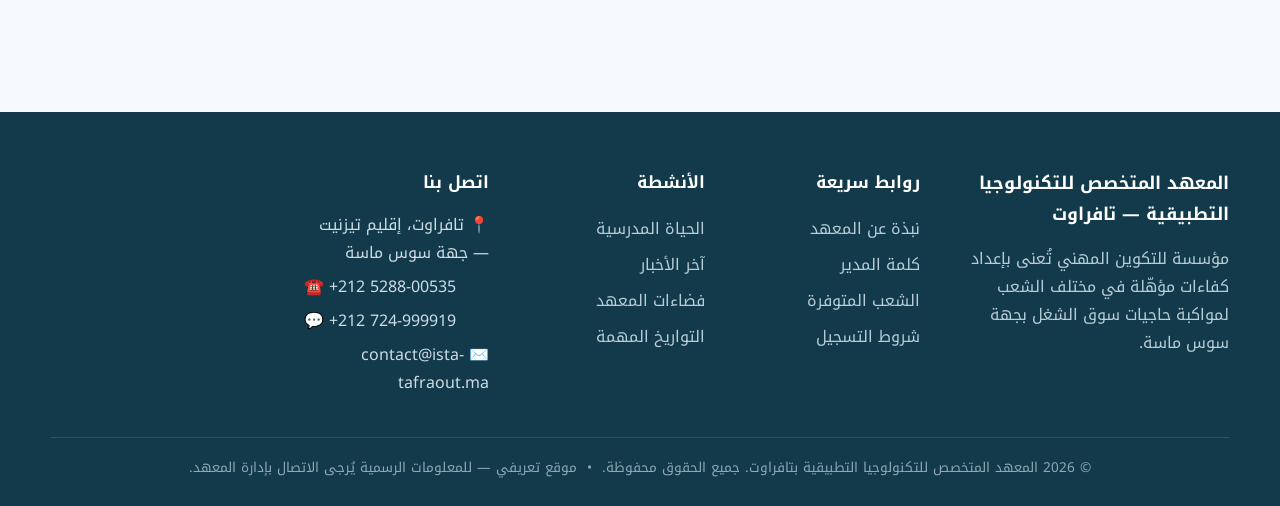
<file: mot-du-directeur.html>
<!DOCTYPE html>
<html lang="ar" dir="rtl">
<head>
  <meta charset="UTF-8">
  <meta name="viewport" content="width=device-width, initial-scale=1.0">
  <title>كلمة السيد مدير المعهد — المعهد المتخصص للتكنولوجيا التطبيقية بتافراوت</title>
  <meta name="description" content="كلمة السيد مدير المعهد المتخصص للتكنولوجيا التطبيقية بتافراوت حول التكوين المهني بالمغرب ودوره وتحدياته.">
  <link rel="preconnect" href="https://fonts.googleapis.com">
  <link rel="preconnect" href="https://fonts.gstatic.com" crossorigin>
  <link href="https://fonts.googleapis.com/css2?family=Noto+Kufi+Arabic:wght@400;600;700;800;900&display=swap" rel="stylesheet">
  <link rel="stylesheet" href="assets/institute/style.css?v=20260807i">
  <link rel="icon" href="assets/institute/img/logo-emblem.svg">
  <style>body{font-family:"Noto Kufi Arabic","Segoe UI",Tahoma,sans-serif}</style>
</head>
<body>

  <!-- Top bar -->
  <div class="topbar">
    <div class="container">
      <div class="tb-contact">
        <span class="tb-addr">📍 تافراوت، إقليم تيزنيت — جهة سوس ماسة</span>
        <a href="mailto:contact@ista-tafraout.ma">✉️ contact@ista-tafraout.ma</a>
        <a href="tel:+212528800535" dir="ltr">☎️ +212 5288-00535</a>
      </div>
      <div class="tb-social">
        <a href="#" aria-label="فيسبوك">فيسبوك</a>
        <a href="#" aria-label="انستغرام">انستغرام</a>
        <a href="#" aria-label="يوتيوب">يوتيوب</a>
      </div>
    </div>
  </div>

  <!-- Header -->
  <header class="header">
    <div class="container nav">
      <a class="brand" href="index.html">
        <img class="logo-img" src="assets/institute/img/logo-emblem.svg" alt="شعار المعهد المتخصص للتكنولوجيا التطبيقية بتافراوت — ISTA TAFRAOUT">
        <span>
          <b>المعهد المتخصص للتكنولوجيا التطبيقية</b>
          <span>تافراوت</span>
        </span>
      </a>
      <div class="nav-actions">
        <a href="index.html#registration" class="cta">سجّل الآن</a>
        <button class="burger" aria-label="القائمة" aria-controls="menu">
          <span></span><span></span><span></span>
        </button>
      </div>
    </div>
    <nav class="navbar">
      <div class="container">
        <ul class="menu" id="menu">
          <li><a href="index.html"><svg class="nav-ico" viewBox="0 0 24 24" fill="none" stroke-width="2" stroke-linecap="round" stroke-linejoin="round"><path d="M3 11l9-8 9 8"/><path d="M5 10v10h14V10"/><path d="M10 20v-6h4v6"/></svg><span>الرئيسية</span></a></li>
          <li><a href="index.html#about"><svg class="nav-ico" viewBox="0 0 24 24" fill="none" stroke-width="2" stroke-linecap="round" stroke-linejoin="round"><circle cx="12" cy="12" r="9"/><path d="M12 16v-4M12 8h.01"/></svg><span>نبذة عن المعهد</span></a></li>
          <li><a href="mot-du-directeur.html" class="is-current"><svg class="nav-ico" viewBox="0 0 24 24" fill="none" stroke-width="2" stroke-linecap="round" stroke-linejoin="round"><path d="M21 15a2 2 0 01-2 2H7l-4 4V5a2 2 0 012-2h14a2 2 0 012 2z"/></svg><span>كلمة المدير</span></a></li>
          <li><a href="index.html#programs"><svg class="nav-ico" viewBox="0 0 24 24" fill="none" stroke-width="2" stroke-linecap="round" stroke-linejoin="round"><path d="M22 10L12 5 2 10l10 5 10-5z"/><path d="M6 12v5c0 1 3 2.5 6 2.5s6-1.5 6-2.5v-5"/></svg><span>الشعب</span></a></li>
          <li><a href="index.html#registration"><svg class="nav-ico" viewBox="0 0 24 24" fill="none" stroke-width="2" stroke-linecap="round" stroke-linejoin="round"><path d="M9 11l3 3L22 4"/><path d="M21 12v7a2 2 0 01-2 2H5a2 2 0 01-2-2V5a2 2 0 012-2h11"/></svg><span>شروط التسجيل</span></a></li>
          <li><a href="index.html#dates"><svg class="nav-ico" viewBox="0 0 24 24" fill="none" stroke-width="2" stroke-linecap="round" stroke-linejoin="round"><rect x="3" y="4" width="18" height="18" rx="2"/><path d="M16 2v4M8 2v4M3 10h18"/></svg><span>التواريخ</span></a></li>
          <li><a href="index.html#results"><svg class="nav-ico" viewBox="0 0 24 24" fill="none" stroke-width="2" stroke-linecap="round" stroke-linejoin="round"><path d="M9 17V9M15 17v-4M3 3v18h18"/></svg><span>النتائج</span></a></li>
          <li><a href="index.html#spaces"><svg class="nav-ico" viewBox="0 0 24 24" fill="none" stroke-width="2" stroke-linecap="round" stroke-linejoin="round"><rect x="3" y="3" width="7" height="7" rx="1.5"/><rect x="14" y="3" width="7" height="7" rx="1.5"/><rect x="3" y="14" width="7" height="7" rx="1.5"/><rect x="14" y="14" width="7" height="7" rx="1.5"/></svg><span>الفضاءات الرقمية</span></a></li>
          <li><a href="index.html#activities"><svg class="nav-ico" viewBox="0 0 24 24" fill="none" stroke-width="2" stroke-linecap="round" stroke-linejoin="round"><circle cx="12" cy="12" r="9"/><path d="M12 7l1.5 3 3.3.3-2.5 2.2.8 3.2L12 14l-3.1 1.9.8-3.2L7.2 10.3 10.5 10z"/></svg><span>الأنشطة</span></a></li>
          <li><a href="index.html#facilities"><svg class="nav-ico" viewBox="0 0 24 24" fill="none" stroke-width="2" stroke-linecap="round" stroke-linejoin="round"><path d="M3 21h18M5 21V8l7-4 7 4v13"/><path d="M9 21v-5h6v5"/></svg><span>فضاءات المعهد</span></a></li>
          <li><a href="index.html#contact"><svg class="nav-ico" viewBox="0 0 24 24" fill="none" stroke-width="2" stroke-linecap="round" stroke-linejoin="round"><path d="M22 16.9v3a2 2 0 01-2.2 2 19.8 19.8 0 01-8.6-3 19.5 19.5 0 01-6-6 19.8 19.8 0 01-3-8.6A2 2 0 014.1 2h3a2 2 0 012 1.7c.1.9.3 1.8.6 2.6a2 2 0 01-.5 2.1L8.1 9.9a16 16 0 006 6l1.5-1.1a2 2 0 012.1-.5c.8.3 1.7.5 2.6.6a2 2 0 011.7 2z"/></svg><span>اتصل بنا</span></a></li>
        </ul>
      </div>
    </nav>
  </header>

  <!-- Page hero -->
  <section class="page-hero">
    <div class="container">
      <span class="eyebrow">كلمة المسؤول</span>
      <h1>كلمة السيد مدير المعهد</h1>
      <div class="breadcrumb"><a href="index.html">الرئيسية</a> ← كلمة السيد مدير المعهد</div>
    </div>
  </section>

  <!-- Director content -->
  <section class="section">
    <div class="container">
      <div class="director">
        <aside class="director-aside">
          <div class="director-photo">
            <img src="assets/institute/img/about/director-official.jpg" alt="السيد مدير المعهد المتخصص للتكنولوجيا التطبيقية بتافراوت">
            <div class="director-card-info">
              <b>السيد مدير المعهد</b>
              <span>المعهد المتخصص للتكنولوجيا التطبيقية — تافراوت</span>
            </div>
          </div>
        </aside>

        <article class="speech">
          <p class="bismillah">بسم الله الرحمن الرحيم</p>

          <p>يسرني أن أرحب بكم في الموقع الرسمي للمعهد المتخصص للتكنولوجيا التطبيقية بتافراوت، هذه المؤسسة التي تسعى إلى تكوين كفاءات مؤهلة تستجيب لمتطلبات سوق الشغل، وتساهم في التنمية الاقتصادية والاجتماعية لبلادنا.</p>

          <p>يعمل المعهد، في إطار منظومة التكوين المهني، على توفير تكوينات ذات جودة عالية تجمع بين المعارف النظرية والتطبيقات العملية، مع الحرص على مواكبة التطورات التكنولوجية وتعزيز روح الابتكار والإبداع لدى المتدربين.</p>

          <p>ونؤمن بأن نجاح مؤسستنا يرتكز على شراكة فعالة بين الأطر الإدارية والتكوينية، والمتدربين، والمقاولات، وكافة الشركاء، من أجل إعداد جيل قادر على مواجهة تحديات المستقبل والمساهمة في بناء اقتصاد وطني تنافسي.</p>

          <div class="pull-quote">«إعداد جيلٍ قادر على مواجهة تحديات المستقبل والمساهمة في بناء اقتصاد وطني تنافسي.»</div>

          <p>ويأتي هذا الموقع الإلكتروني ليكون نافذة للتواصل مع متدربينا وشركائنا وزوارنا، حيث يوفر المعلومات المتعلقة بالتكوينات والخدمات والأنشطة والمستجدات، ويسهل الولوج إلى مختلف الخدمات الرقمية التي يقدمها المعهد.</p>

          <p>أرحب بكم مجددًا، وأتمنى أن تجدوا في هذا الموقع كل ما يلبي تطلعاتكم، مع خالص تمنياتي لكم بالتوفيق والنجاح.</p>

          <div class="signature">
            <b>مدير المعهد المتخصص للتكنولوجيا التطبيقية بتافراوت</b>
            <span>(يُدرج الاسم والتوقيع)</span>
          </div>
        </article>
      </div>

      <a class="director-link" href="index.html#about">
        <span class="dl-ico">🏛️</span>
        <span>
          <b>العودة إلى صفحة المعهد</b>
          <span>اكتشف الشعب وشروط التسجيل وفضاءات المعهد</span>
        </span>
        <span class="dl-arrow">←</span>
      </a>
    </div>
  </section>

  <!-- Footer -->
  <footer class="footer">
    <div class="container">
      <div class="cols">
        <div class="fbrand">
          <b>المعهد المتخصص للتكنولوجيا التطبيقية — تافراوت</b>
          <p>مؤسسة للتكوين المهني تُعنى بإعداد كفاءات مؤهّلة في مختلف الشعب لمواكبة حاجيات سوق الشغل بجهة سوس ماسة.</p>
        </div>
        <div>
          <h4>روابط سريعة</h4>
          <a href="index.html#about">نبذة عن المعهد</a>
          <a href="mot-du-directeur.html">كلمة المدير</a>
          <a href="index.html#programs">الشعب المتوفرة</a>
          <a href="index.html#registration">شروط التسجيل</a>
        </div>
        <div>
          <h4>الأنشطة</h4>
          <a href="index.html#activities">الحياة المدرسية</a>
          <a href="index.html#news">آخر الأخبار</a>
          <a href="index.html#facilities">فضاءات المعهد</a>
          <a href="index.html#dates">التواريخ المهمة</a>
        </div>
        <div>
          <h4>اتصل بنا</h4>
          <div class="contact-line">📍 تافراوت، إقليم تيزنيت — جهة سوس ماسة</div>
          <div class="contact-line" dir="ltr">☎️ +212 5288-00535</div>
          <div class="contact-line" dir="ltr">💬 +212 724-999919</div>
          <div class="contact-line">✉️ contact@ista-tafraout.ma</div>
        </div>
      </div>
      <div class="bottom">
        © <span id="year">2026</span> المعهد المتخصص للتكنولوجيا التطبيقية بتافراوت. جميع الحقوق محفوظة.
        &nbsp;•&nbsp; موقع تعريفي — للمعلومات الرسمية يُرجى الاتصال بإدارة المعهد.
      </div>
    </div>
  </footer>

  <a href="https://wa.me/212724999919" class="wa-float" target="_blank" rel="noopener" aria-label="تواصل عبر واتساب">
    <svg viewBox="0 0 32 32" fill="#fff" width="30" height="30" aria-hidden="true"><path d="M16 3C9 3 3.4 8.6 3.4 15.6c0 2.4.7 4.7 1.9 6.7L3 29l6.9-2.2c1.9 1 4 1.6 6.1 1.6 7 0 12.6-5.6 12.6-12.6S23 3 16 3zm0 22.8c-1.9 0-3.7-.5-5.3-1.5l-.4-.2-4 1.3 1.3-3.9-.3-.4c-1.1-1.7-1.6-3.6-1.6-5.6 0-5.7 4.6-10.3 10.3-10.3 5.7 0 10.3 4.6 10.3 10.3S21.7 25.8 16 25.8zm5.7-7.7c-.3-.2-1.8-.9-2.1-1-.3-.1-.5-.2-.7.2-.2.3-.8 1-1 1.2-.2.2-.4.2-.7.1-1.8-.9-3-1.6-4.2-3.6-.3-.5.3-.5.9-1.6.1-.2 0-.4 0-.6-.1-.2-.7-1.6-.9-2.2-.2-.6-.5-.5-.7-.5h-.6c-.2 0-.6.1-.9.4-.3.3-1.2 1.1-1.2 2.8s1.2 3.2 1.4 3.5c.2.2 2.4 3.7 5.9 5.2 2.2.9 3 .9 4.1.8.7-.1 1.8-.7 2.1-1.5.3-.7.3-1.4.2-1.5-.1-.2-.3-.2-.6-.4z"/></svg>
    <span class="wa-label">تواصل معنا</span>
  </a>

  <button id="toTop" class="to-top" aria-label="العودة إلى الأعلى">↑</button>

  <script src="assets/institute/main.js?v=20260807i"></script>
</body>
</html>
</file>
<file: assets/institute/style.css>
/* ===== ISTA Tafraout — Website styles ===== */
:root{
  --brand:#1f6f8b;
  --brand-dark:#123a4a;
  --brand-2:#2b8fb3;
  --accent:#c96a54;      /* Tafraout rose-granite */
  --accent-2:#f6a821;    /* saffron */
  --green:#2f7d49;
  --ink:#1c2833;
  --muted:#5a6b78;
  --bg:#f7fafc;
  --card:#ffffff;
  --line:#e3ebf1;
  --shadow:0 10px 30px rgba(18,58,74,.10);
  --shadow-sm:0 4px 14px rgba(18,58,74,.08);
  --radius:18px;
}
*{box-sizing:border-box}
html{scroll-behavior:smooth}
body{
  margin:0;
  font-family:"Segoe UI","Noto Kufi Arabic","Tahoma",system-ui,sans-serif;
  color:var(--ink);
  background:var(--bg);
  line-height:1.75;
}
a{color:var(--brand);text-decoration:none}
img,svg{max-width:100%;display:block}
.container{width:min(1180px,92%);margin-inline:auto}
.section{padding:74px 0}
section[id]{scroll-margin-top:118px}
@media (max-width:1260px){section[id]{scroll-margin-top:76px}}
.section-alt{background:linear-gradient(180deg,#ffffff, #f2f7fa)}
.eyebrow{
  display:inline-block;color:var(--accent);font-weight:800;letter-spacing:.5px;
  font-size:.9rem;margin-bottom:8px;
}
h1,h2,h3{line-height:1.3;margin:0 0 .5em}
.section-title{font-size:clamp(1.6rem,3.5vw,2.3rem);color:var(--brand-dark)}
.section-lead{color:var(--muted);max-width:680px;margin:0 auto 0;font-size:1.05rem}
.center{text-align:center}

/* ===== Top bar ===== */
.topbar{background:var(--brand-dark);color:#dbe9ef;font-size:.85rem}
.topbar .container{display:flex;flex-wrap:wrap;gap:8px 22px;justify-content:space-between;align-items:center;padding:8px 0}
.topbar a{color:#dbe9ef}
.topbar .tb-contact{display:flex;gap:18px;flex-wrap:wrap}
.topbar .tb-social{display:flex;gap:12px}
.tb-weather{display:none;align-items:center;gap:6px;background:rgba(255,255,255,.1);border:1px solid rgba(255,255,255,.18);border-radius:999px;padding:3px 12px;color:#eaf6fa;white-space:nowrap;cursor:default}
.tb-weather.show{display:inline-flex;animation:fadeIn .4s ease}
.tb-weather .wx-emoji{font-size:1.05rem;line-height:1}
.tb-weather .wx-temp{font-weight:900}
.tb-weather .wx-sep{opacity:.5}
.tb-weather .wx-city{opacity:.9;font-size:.82rem}

/* ===== Header / nav ===== */
.header{position:sticky;top:0;z-index:50;background:rgba(255,255,255,.92);backdrop-filter:blur(8px);border-bottom:1px solid var(--line);transition:transform .32s cubic-bezier(.4,0,.2,1)}
/* Auto-hide the header when scrolling down; reveal when scrolling up */
.header.nav-hidden{transform:translateY(-100%)}
.nav{display:flex;align-items:center;justify-content:center;gap:16px;padding:13px 0;position:relative}
.brand{display:flex;flex-direction:column;align-items:center;text-align:center;gap:6px}
.brand .logo-img{
  width:64px;height:64px;flex:none;border-radius:50%;object-fit:contain;
  box-shadow:var(--shadow);transition:transform .3s ease;
}
.brand:hover .logo-img{transform:scale(1.05)}
.brand b{display:block;color:var(--brand-dark);font-size:1.05rem;line-height:1.2;white-space:nowrap}
.brand span{display:block;color:var(--muted);font-size:.8rem}
.nav-actions{position:absolute;inset-inline-start:0;top:50%;transform:translateY(-50%);display:flex;align-items:center;gap:10px}

/* Second row: full-width centered icon nav */
.navbar{border-top:1px solid var(--line);background:linear-gradient(180deg,#ffffff,#f7fbfc)}
.navbar .container{display:flex;justify-content:center;width:min(1440px,98%);overflow-x:auto;scrollbar-width:none;-ms-overflow-style:none}
.navbar .container::-webkit-scrollbar{display:none}
.menu{display:flex;flex-wrap:nowrap;gap:0;align-items:center;justify-content:center;list-style:none;margin:0;padding:6px 0}
.menu a{display:flex;align-items:center;gap:4px;color:var(--ink);font-weight:600;padding:7px 6px;border-radius:10px;font-size:.8rem;white-space:nowrap;transition:transform .22s cubic-bezier(.34,1.56,.64,1),background .2s,color .2s,box-shadow .2s;transform-origin:center}
.menu a .nav-ico{width:14px;height:14px;stroke:currentColor;flex:none;transition:transform .22s ease}
.menu a:hover{background:#eef5f8;color:var(--brand);transform:scale(1.16);box-shadow:var(--shadow-sm)}
.menu a:hover .nav-ico{transform:scale(1.18) rotate(-5deg)}
.menu a.is-current{background:#eef5f8;color:var(--brand)}
.nav .cta{background:var(--accent);color:#fff;padding:10px 18px;border-radius:12px;font-weight:800;box-shadow:var(--shadow-sm)}
.nav .cta:hover{background:#b4553f}
.burger{display:none;background:none;border:0;cursor:pointer;padding:8px}
.burger span{display:block;width:26px;height:3px;background:var(--brand-dark);border-radius:3px;margin:5px 0;transition:.25s}

/* ===== News ticker (elegant announcement bar, auto-rotating) ===== */
.ticker{position:relative;background:linear-gradient(100deg,var(--brand-dark) 0%,var(--brand) 58%,#2c85a3 100%);color:#eaf6fa;border-bottom:2px solid var(--accent);overflow:hidden}
.ticker::before{content:"";position:absolute;inset:0;background:radial-gradient(130% 160% at 100% 0,rgba(246,168,33,.16),transparent 46%);pointer-events:none}
.ticker-inner{position:relative;display:flex;align-items:stretch;width:min(1360px,96%);margin:0 auto}
/* label block */
.ticker-label{flex:none;display:flex;flex-direction:column;justify-content:center;gap:3px;padding:9px 20px 9px 24px;border-inline-end:1px solid rgba(255,255,255,.16)}
.tk-live{display:inline-flex;align-items:center;gap:7px;font-size:.64rem;font-weight:800;letter-spacing:1px;color:#8ff0b0}
.tk-live i{width:8px;height:8px;border-radius:50%;background:#43e08a;box-shadow:0 0 0 0 rgba(67,224,138,.7);animation:liveDot 1.6s ease-out infinite}
.tk-title{font-size:.98rem;font-weight:800;color:#fff;white-space:nowrap;line-height:1}
/* rotating stage */
.tk-stage{flex:1;min-width:0;display:flex;align-items:center;padding:0 20px;overflow:hidden}
.trot-current{display:flex;align-items:center;gap:13px;min-width:0;color:#eaf6fa;text-decoration:none;transition:transform .5s cubic-bezier(.22,1,.36,1),opacity .38s ease}
.trot-current.swap{opacity:0;transform:translateY(12px)}
.tk-ico{flex:none;width:36px;height:36px;border-radius:12px;display:grid;place-items:center;font-size:1.1rem;background:rgba(255,255,255,.13);border:1px solid rgba(255,255,255,.16)}
.tk-cat{flex:none;font-size:.7rem;font-weight:800;color:var(--brand-dark);background:var(--accent-2);padding:4px 11px;border-radius:999px;white-space:nowrap;box-shadow:0 2px 6px rgba(246,168,33,.35)}
.tk-head{min-width:0;font-size:.95rem;font-weight:600;line-height:1.45;color:#eef7fb;overflow:hidden;text-overflow:ellipsis;white-space:nowrap}
.trot-current:hover .tk-head{color:#fff;text-decoration:underline;text-underline-offset:3px}
.trot-current:hover .tk-ico{background:rgba(255,255,255,.22)}
/* controls */
.ticker-ctrl{flex:none;display:flex;align-items:center;gap:12px;padding:0 18px;border-inline-start:1px solid rgba(255,255,255,.16)}
.trot-segs{display:flex;gap:6px}
.trot-segs button{position:relative;width:22px;height:4px;border-radius:3px;background:rgba(255,255,255,.24);border:0;padding:0;cursor:pointer;overflow:hidden;transition:width .3s ease}
.trot-segs button.on{width:40px}
.trot-segs button i{position:absolute;inset:0;transform:scaleX(0);transform-origin:right;background:linear-gradient(90deg,var(--accent-2),#ffd06a);border-radius:3px}
.trot-segs button.done i{transform:scaleX(1)}
.trot-segs button i.run{animation:segFill 5s linear forwards}
.ticker:hover .trot-segs button i.run{animation-play-state:paused}
@keyframes segFill{to{transform:scaleX(1)}}
.trot-btn{background:rgba(255,255,255,.1);border:1px solid rgba(255,255,255,.16);color:#fff;width:30px;height:30px;border-radius:50%;cursor:pointer;font-size:1.15rem;line-height:1;display:grid;place-items:center;transition:.2s;padding:0}
.trot-btn:hover{background:rgba(255,255,255,.26);transform:scale(1.09)}
@keyframes liveDot{70%{box-shadow:0 0 0 7px rgba(67,224,138,0)}100%{box-shadow:0 0 0 0 rgba(67,224,138,0)}}
@media (max-width:760px){
  .ticker-inner{flex-wrap:wrap}
  .ticker-label{width:100%;flex-direction:row;align-items:center;justify-content:center;gap:10px;padding:8px 12px;border-inline-end:0;border-bottom:1px solid rgba(255,255,255,.14)}
  .tk-stage{width:100%;padding:11px 16px;overflow:visible}
  .trot-current{align-items:flex-start;gap:11px}
  .tk-ico{margin-top:1px}
  .tk-head{white-space:normal;overflow:visible;text-overflow:clip;font-size:.9rem;line-height:1.6}
  .ticker-ctrl{width:100%;justify-content:center;border-inline-start:0;border-top:1px solid rgba(255,255,255,.12);padding:9px 12px 10px}
  .trot-btn{display:none}
}
@media (max-width:480px){
  .tk-cat{display:none}
  .tk-ico{width:32px;height:32px;font-size:1rem}
  .tk-head{font-size:.88rem}
}

/* ===== Hero ===== */
.hero{position:relative;background:linear-gradient(160deg,#fef3f0 0%,#eef7fa 55%,#e6f0f4 100%);overflow:hidden}
.hero::before{content:"";position:absolute;top:-90px;inset-inline-start:-70px;width:300px;height:300px;border-radius:50%;background:radial-gradient(circle,rgba(43,143,179,.20),transparent 70%);pointer-events:none}
.hero::after{content:"";position:absolute;bottom:-120px;inset-inline-end:-90px;width:360px;height:360px;border-radius:50%;background:radial-gradient(circle,rgba(201,106,84,.18),transparent 70%);pointer-events:none}
.hero .container{position:relative;z-index:1;padding:60px 0 56px}
.hero-grid{display:grid;grid-template-columns:1.05fr .95fr;gap:44px;align-items:center}
.hero-figure{animation:floaty 6s ease-in-out infinite}
@keyframes floaty{0%,100%{transform:translateY(0)}50%{transform:translateY(-12px)}}
@media (prefers-reduced-motion:reduce){.hero-figure{animation:none}}
.hero h1{font-size:clamp(1.9rem,4.5vw,3.1rem);color:var(--brand-dark)}
.hero h1 .hl{color:var(--accent)}
.hero p.lead{font-size:1.12rem;color:var(--muted);max-width:560px}
.hero-actions{display:flex;gap:14px;flex-wrap:wrap;margin-top:26px}
.btn{display:inline-flex;align-items:center;gap:8px;padding:13px 24px;border-radius:14px;font-weight:800;border:2px solid transparent;cursor:pointer;font-size:1rem;transition:.2s}
.btn-primary{background:var(--brand);color:#fff;box-shadow:var(--shadow-sm)}
.btn-primary:hover{background:var(--brand-dark);transform:translateY(-2px)}
.btn-ghost{background:#fff;color:var(--brand);border-color:var(--brand)}
.btn-ghost:hover{background:#eef5f8}
.hero-figure{position:relative}
.hero-figure img{display:block;width:100%;height:auto;border-radius:var(--radius);box-shadow:var(--shadow)}
/* branded plate over the hero image */
.hero-plate{position:absolute;inset-inline:0;bottom:0;display:flex;align-items:center;gap:12px;padding:30px 18px 14px;background:linear-gradient(0deg,rgba(18,58,74,.86),rgba(18,58,74,.5) 55%,transparent);border-radius:0 0 var(--radius) var(--radius);color:#fff;pointer-events:none}
.hero-plate .hp-logo{width:46px;height:46px;border-radius:50%;background:#fff;padding:2px;flex:none;object-fit:contain;box-shadow:0 3px 10px rgba(0,0,0,.25)}
.hero-plate .hp-txt b{display:block;font-size:.92rem;font-weight:800;line-height:1.3}
.hero-plate .hp-txt span{font-size:.74rem;opacity:.92}
/* feature cards row */
.hero-features{display:grid;grid-template-columns:repeat(3,1fr);gap:16px;margin-top:40px}
.hfeat{display:flex;align-items:center;gap:14px;background:rgba(255,255,255,.85);backdrop-filter:blur(6px);border:1px solid var(--line);border-radius:16px;padding:14px 16px;box-shadow:var(--shadow-sm);transition:.25s}
.hfeat:hover{transform:translateY(-5px);box-shadow:var(--shadow);background:#fff}
.hfeat-img{width:58px;height:58px;flex:none}
.hfeat-txt b{display:block;color:var(--brand-dark);font-size:1.02rem;margin-bottom:2px}
.hfeat-txt span{color:var(--muted);font-size:.85rem;line-height:1.45}

/* ===== Stats ===== */
.stats{display:grid;grid-template-columns:repeat(4,1fr);gap:18px;margin-top:-38px;position:relative;z-index:5}
.stat{background:var(--card);border:1px solid var(--line);border-radius:16px;padding:22px;text-align:center;box-shadow:var(--shadow-sm)}
.stat b{display:block;font-size:1.9rem;color:var(--accent);font-weight:900}
.stat span{color:var(--muted);font-weight:600;font-size:.95rem}

/* ===== Cards / programs ===== */
.grid{display:grid;gap:22px}
.grid-3{grid-template-columns:repeat(3,1fr)}
.grid-4{grid-template-columns:repeat(4,1fr)}
.grid-2{grid-template-columns:repeat(2,1fr)}
.card{background:var(--card);border:1px solid var(--line);border-radius:var(--radius);padding:26px;box-shadow:var(--shadow-sm);transition:.25s;position:relative;overflow:hidden}
.card:hover{transform:translateY(-6px);box-shadow:var(--shadow)}
.prog-ico{width:56px;height:56px;border-radius:14px;display:grid;place-items:center;margin-bottom:16px;color:#fff}
.prog-ico svg{width:30px;height:30px;stroke:#fff}
.card h3{color:var(--brand-dark);font-size:1.2rem}
.card .meta,.pc-content .meta{display:flex;flex-wrap:wrap;gap:8px;align-items:center;margin-top:14px}
.chip{display:inline-flex;align-items:center;line-height:1.5;background:#eef5f8;color:var(--brand);border-radius:999px;padding:5px 12px;font-size:.82rem;font-weight:700;white-space:nowrap}
.chip.dip{background:#fdeee9;color:var(--accent)}
.chip.seats{background:#e8f5ec;color:var(--green);font-weight:800}

/* ===== Training map / capacity ===== */
.map-block{margin-top:34px;background:var(--card);border:1px solid var(--line);border-radius:var(--radius);box-shadow:var(--shadow);overflow:hidden}
.map-head{display:flex;align-items:center;gap:16px;background:linear-gradient(120deg,var(--brand-dark),var(--brand));color:#fff;padding:22px 26px}
.map-head .mh-ico{font-size:2rem;flex:none}
.map-head .mh-title{flex:1;min-width:0}
.map-head h3{color:#fff;margin:0 0 3px;font-size:1.18rem}
.map-head p{color:#cfe6ef;margin:0;font-size:.9rem}
.map-head .mh-total{flex:none;text-align:center;background:rgba(255,255,255,.14);border-radius:14px;padding:8px 16px}
.map-head .mh-total b{display:block;font-size:1.7rem;color:var(--accent-2);line-height:1}
.map-head .mh-total span{font-size:.72rem;color:#dbeef5}
.cap-grid{display:grid;grid-template-columns:repeat(3,1fr);gap:16px;padding:24px}
.cap-card{display:flex;align-items:center;gap:14px;background:#fbfdfe;border:1px solid var(--line);border-radius:14px;padding:16px 18px;position:relative;overflow:hidden;transition:.22s}
.cap-card::before{content:"";position:absolute;top:0;bottom:0;right:0;width:5px;background:var(--brand)}
.cap-card.ts::before{background:linear-gradient(#2b8fb3,#1f6f8b)}
.cap-card.tc::before{background:linear-gradient(#2f7d49,#1f5a34)}
.cap-card.qa::before{background:linear-gradient(#f6a821,#d98b1e)}
.cap-card.sp::before{background:linear-gradient(#5a6b78,#2f4858)}
.cap-card:hover{transform:translateY(-4px);box-shadow:var(--shadow);background:#fff}
.cap-ico{width:50px;height:50px;flex:none;border-radius:14px;background:#eef5f8;display:grid;place-items:center;font-size:1.5rem}
.cap-info{flex:1;min-width:0}
.cap-info b{display:block;color:var(--brand-dark);font-size:1rem;line-height:1.3}
.cap-info .cap-lvl{color:var(--muted);font-size:.82rem}
.cap-seats{flex:none;text-align:center}
.cap-seats .cap-num{display:block;font-size:1.9rem;font-weight:900;color:var(--green);line-height:1}
.cap-seats .cap-lab{font-size:.72rem;color:var(--muted)}
.cap-note{display:flex;align-items:flex-start;gap:10px;background:#fff8ec;border-top:1px solid #f2e3c4;color:#7a5a1e;padding:14px 24px;font-size:.9rem;line-height:1.8}
.cap-note .cn-ico{flex:none;font-size:1.05rem;line-height:1.7}
.cap-note .cn-txt{flex:1}
.cap-note b{color:#8a5a12;font-weight:800}

/* Registration status badges */
.date{position:relative}
.reg-badge{display:inline-block;margin-top:12px;font-weight:800;font-size:.82rem;border-radius:999px;padding:5px 12px}
.reg-badge.rb-closed{background:#fdeaea;color:#c0392b}
.reg-badge.rb-open{background:#e8f5ec;color:var(--green)}
.reg-badge.rb-seats{background:#fff4e0;color:#b9791a}
.date.is-closed{opacity:.86;border-top-color:#c0392b}
.date.is-closed b{color:#7a3a33}
.date.is-closed .d{color:#c0392b}
.card p{color:var(--muted);margin:.4em 0 0}

/* ===== About ===== */
.about-intro{display:grid;grid-template-columns:1.1fr .9fr;gap:34px;align-items:center;margin-bottom:34px}
.about-text h3{color:var(--accent);font-size:1.4rem;margin-bottom:.4em}
.about-text p{color:var(--muted);margin:.2em 0 1em}
.about-facts{display:grid;grid-template-columns:repeat(2,1fr);gap:14px;margin-top:8px}
.about-facts .fact{background:var(--card);border:1px solid var(--line);border-right:4px solid var(--brand);border-radius:12px;padding:12px 16px;box-shadow:var(--shadow-sm)}
.about-facts .fact b{display:block;color:var(--brand-dark);font-size:.95rem}
.about-facts .fact span{color:var(--muted);font-size:.86rem}
.about-featured{margin:0;border-radius:var(--radius);overflow:hidden;box-shadow:var(--shadow);position:relative}
.about-featured img{width:100%;height:340px;object-fit:cover}
.about-featured figcaption{position:absolute;inset:auto 0 0 0;background:linear-gradient(0deg,rgba(18,58,74,.85),transparent);color:#fff;padding:26px 18px 14px;font-weight:700}

.gallery{display:grid;grid-template-columns:repeat(4,1fr);grid-auto-rows:150px;gap:16px}
.gallery figure{margin:0;position:relative;border-radius:14px;overflow:hidden;box-shadow:var(--shadow-sm);cursor:pointer}
.gallery figure.tall{grid-row:span 2}
.gallery img{width:100%;height:100%;object-fit:cover;transition:transform .5s ease}
.gallery figure:hover img{transform:scale(1.08)}
.gallery figcaption{position:absolute;inset:auto 0 0 0;background:linear-gradient(0deg,rgba(18,58,74,.88),rgba(18,58,74,0));color:#fff;padding:22px 14px 10px;font-size:.86rem;font-weight:700;opacity:0;transform:translateY(8px);transition:.28s}
.gallery figure:hover figcaption{opacity:1;transform:none}

/* ===== Activities carousel ===== */
.carousel{position:relative;padding:0 6px}
.car-viewport{overflow:hidden;border-radius:16px}
.car-track{display:flex;direction:ltr;transition:transform .55s cubic-bezier(.4,0,.2,1);will-change:transform}
.car-slide{flex:0 0 33.333%;box-sizing:border-box;padding:8px;margin:0;position:relative}
.car-slide img{width:100%;height:250px;object-fit:cover;border-radius:14px;display:block;cursor:zoom-in;box-shadow:var(--shadow-sm);transition:transform .4s ease}
.car-slide:hover img{transform:scale(1.03)}
.car-slide figcaption{position:absolute;inset:auto 8px 8px 8px;background:linear-gradient(0deg,rgba(18,58,74,.92),rgba(18,58,74,0));color:#fff;padding:26px 14px 12px;font-size:.9rem;font-weight:700;border-radius:0 0 14px 14px;pointer-events:none}
.car-arrow{position:absolute;top:42%;transform:translateY(-50%);z-index:5;width:46px;height:46px;border-radius:50%;border:0;background:var(--brand);color:#fff;font-size:1.7rem;line-height:1;cursor:pointer;box-shadow:var(--shadow);display:grid;place-items:center;transition:.2s}
.car-arrow:hover{background:var(--accent);transform:translateY(-50%) scale(1.08)}
.car-prev{left:0}
.car-next{right:0}
.car-dots{display:flex;flex-wrap:wrap;justify-content:center;gap:8px;margin-top:20px}
.car-dots button{width:9px;height:9px;border-radius:50%;background:#c3d3db;border:0;padding:0;cursor:pointer;transition:.25s}
.car-dots button.on{background:var(--accent);width:26px;border-radius:5px}

/* ===== Level groups ===== */
.level-group{margin-top:30px}
.level-head{display:flex;align-items:center;gap:14px;flex-wrap:wrap;margin-bottom:16px;padding-bottom:10px;border-bottom:2px dashed var(--line)}
.level-badge{color:#fff;font-weight:900;padding:8px 18px;border-radius:12px;font-size:1.02rem;box-shadow:var(--shadow-sm)}
.level-badge.ts{background:linear-gradient(135deg,#1f6f8b,#2b8fb3)}
.level-badge.tc{background:linear-gradient(135deg,#2f7d49,#1f5a34)}
.level-badge.qa{background:linear-gradient(135deg,#c96a54,#8f3f2c)}
.level-badge.sp{background:linear-gradient(135deg,#5a6b78,#2f4858)}
.level-note{color:var(--muted);font-weight:600;font-size:.92rem}

/* ===== Program cards (horizontal, with image) ===== */
.prog-list{display:grid;gap:20px;margin-top:4px}
.prog-list.two{grid-template-columns:repeat(2,1fr)}
.prog-card2{display:grid;grid-template-columns:300px 1fr;background:var(--card);border:1px solid var(--line);border-radius:var(--radius);overflow:hidden;box-shadow:var(--shadow-sm);transition:.25s}
.prog-card2:hover{transform:translateY(-5px);box-shadow:var(--shadow)}
.prog-list.two .prog-card2{grid-template-columns:200px 1fr}
.pc-media{position:relative;overflow:hidden;min-height:180px}
.pc-media>img{width:100%;height:100%;object-fit:cover;display:block;transition:transform .5s ease}
/* rotating panorama (5 slides, cross-fade) */
.pc-pano{min-height:200px}
.pc-pano .pc-slide{position:absolute;inset:0;width:100%;height:100%;object-fit:cover;opacity:0;transition:opacity 1.1s ease, transform .5s ease;z-index:1}
.pc-pano .pc-slide.is-active{opacity:1;z-index:2}
.prog-card2:hover .pc-pano .pc-slide.is-active{transform:scale(1.05)}
.pc-dots{position:absolute;bottom:10px;left:0;right:0;z-index:4;display:flex;justify-content:center;gap:6px;pointer-events:none}
.pc-dots i{width:7px;height:7px;border-radius:50%;background:rgba(255,255,255,.55);box-shadow:0 1px 3px rgba(0,0,0,.4);transition:.3s}
.pc-dots i.on{background:#fff;width:18px;border-radius:99px}
/* taller media for a clearer, more prominent photo (fixed height so
   portrait images are cover-cropped instead of stretching the card) */
.pc-media-tall{min-height:250px;height:330px}
.pc-media-tall img{object-position:center 30%}
@media (max-width:640px){.pc-media-tall{height:250px}}
.prog-card2:hover .pc-media img{transform:scale(1.05)}
.pc-content{padding:26px 28px;display:flex;flex-direction:column}
.pc-content h3{color:var(--brand-dark);font-size:1.35rem;margin:0 0 .4em}
.prog-list.two .pc-content h3{font-size:1.15rem}
.pc-content p{color:var(--muted);margin:0 0 4px;flex:1}

/* ===== Program details button + modal ===== */
.prog-more{margin-top:16px;display:inline-flex;align-items:center;gap:6px;background:#eef5f8;color:var(--brand);border:1px solid var(--line);border-radius:10px;padding:9px 16px;font:inherit;font-weight:800;font-size:.9rem;cursor:pointer;transition:.2s}
.prog-more:hover{background:var(--brand);color:#fff;border-color:var(--brand);transform:translateY(-2px)}
.prog-modal{position:fixed;inset:0;z-index:210;background:rgba(9,25,33,.72);display:none;align-items:center;justify-content:center;padding:24px;opacity:0;transition:opacity .25s}
.prog-modal.open{display:flex;opacity:1}
body.pm-active .header{display:none}
.pm-box{background:var(--bg);border-radius:20px;max-width:720px;width:100%;max-height:88vh;overflow:auto;box-shadow:0 30px 80px rgba(0,0,0,.5);position:relative;animation:pmIn .3s ease}
@keyframes pmIn{from{transform:translateY(18px);opacity:.6}to{transform:none;opacity:1}}
.pm-close{position:absolute;top:14px;left:16px;width:40px;height:40px;border:0;border-radius:50%;background:#eef2f5;color:var(--brand-dark);font-size:1.2rem;cursor:pointer;z-index:2;transition:.2s}
.pm-close:hover{background:var(--accent);color:#fff}
.pm-head{background:linear-gradient(120deg,var(--brand-dark),var(--brand));color:#fff;padding:30px 28px 24px;border-radius:20px 20px 0 0}
.pm-badge{display:inline-block;background:rgba(255,255,255,.16);color:#fff;font-weight:800;border-radius:999px;padding:5px 14px;font-size:.82rem;margin-bottom:10px}
.pm-head h3{color:#fff;margin:0 0 4px;font-size:1.5rem}
.pm-sector{color:#cfe6ef;font-size:.92rem;font-weight:600}
.pm-body{padding:24px 28px 30px}
.pm-sec{margin-bottom:24px}
.pm-sec:last-child{margin-bottom:0}
.pm-sec-title{display:flex;align-items:center;gap:10px;color:var(--brand-dark);font-size:1.12rem;font-weight:800;margin:0 0 12px;padding-bottom:8px;border-bottom:2px solid var(--line)}
.pm-sec-title .ic{width:34px;height:34px;flex:none;border-radius:10px;display:grid;place-items:center;font-size:1.05rem}
.pm-sec p{color:#3a4a54;line-height:1.9;margin:0 0 10px}
.pm-list{list-style:none;padding:0;margin:0;display:grid;gap:10px}
.pm-list li{position:relative;padding-inline-start:28px;color:#3a4a54;line-height:1.7}
.pm-list li::before{content:"✓";position:absolute;inset-inline-start:0;top:0;color:var(--green);font-weight:900}
.pm-options{display:flex;flex-wrap:wrap;gap:8px;margin-top:6px}
.pm-options span{background:#eef5f8;color:var(--brand);border-radius:999px;padding:6px 14px;font-weight:700;font-size:.86rem}
.pm-soon{text-align:center;color:var(--muted);padding:24px;background:#fff8ec;border:1px dashed #f2d9a6;border-radius:14px;font-weight:700}

/* ===== Facilities ===== */
.fac{display:grid;grid-template-columns:repeat(4,1fr);gap:22px}
.fac figure{margin:0;background:var(--card);border:1px solid var(--line);border-radius:var(--radius);overflow:hidden;box-shadow:var(--shadow-sm);transition:.25s}
.fac figure:hover{transform:translateY(-5px);box-shadow:var(--shadow)}
.fac img{width:100%;height:170px;object-fit:cover}
.fac figcaption{padding:16px 18px}
.fac figcaption b{color:var(--brand-dark);font-size:1.05rem}
.fac figcaption p{color:var(--muted);margin:.3em 0 0;font-size:.9rem}

/* ===== Registration ===== */
.reg{display:block}
.steps{list-style:none;margin:0;padding:0;counter-reset:s}
.steps li{position:relative;padding:0 62px 24px 0;counter-increment:s}
.steps li:before{
  content:counter(s);position:absolute;right:0;top:0;width:44px;height:44px;border-radius:50%;
  background:var(--brand);color:#fff;display:grid;place-items:center;font-weight:900;box-shadow:var(--shadow-sm)
}
.steps li:not(:last-child):after{content:"";position:absolute;right:21px;top:44px;bottom:6px;width:2px;background:var(--line)}
.steps b{display:block;color:var(--brand-dark);font-size:1.08rem}
.steps span{color:var(--muted)}
.reg-card{background:linear-gradient(160deg,var(--brand),var(--brand-dark));color:#eaf6fa;border-radius:var(--radius);padding:30px;box-shadow:var(--shadow)}
.reg-card h3{color:#fff}
.reg-card ul{list-style:none;padding:0;margin:0}
.reg-card li{display:flex;gap:12px;padding:10px 0;border-bottom:1px dashed rgba(255,255,255,.18)}
.reg-card li:last-child{border-bottom:0}
.reg-card .ok{color:var(--accent-2);flex:none;font-weight:900}
.reg-card .btn{margin-top:18px;background:var(--accent-2);color:var(--brand-dark)}
.reg-card .btn:hover{background:#ffbe3d}
/* full-width variant placed under the access conditions */
.reg-card-wide{margin-top:24px}
.reg-card-wide ul{display:grid;grid-template-columns:1fr 1fr;gap:0 30px}
.reg-card-wide li:nth-last-child(2){border-bottom:0}
@media (max-width:700px){.reg-card-wide ul{grid-template-columns:1fr}.reg-card-wide li:nth-last-child(2){border-bottom:1px dashed rgba(255,255,255,.18)}}

/* ===== MyWay portal banner ===== */
.portal-banner{display:flex;align-items:center;gap:18px;background:linear-gradient(120deg,var(--brand),var(--brand-2));color:#fff;border-radius:16px;padding:20px 26px;box-shadow:var(--shadow);margin-bottom:30px;text-decoration:none;transition:.25s}
.portal-banner:hover{transform:translateY(-3px);box-shadow:0 16px 42px rgba(31,111,139,.32);color:#fff}
.portal-banner .pb-ico{font-size:2rem;flex:none}
.portal-banner .pb-logo{width:58px;height:58px;flex:none;border-radius:14px;background:#fff;padding:5px;object-fit:contain;box-shadow:var(--shadow-sm)}
.portal-banner .pb-text{flex:1;min-width:0}
.portal-banner .pb-text b{display:block;font-size:1.18rem}
.portal-banner .pb-text span{color:#dbeef5;font-size:.92rem}
.portal-banner .pb-cta{flex:none;background:var(--accent-2);color:var(--brand-dark);font-weight:800;border-radius:10px;padding:11px 18px;white-space:nowrap;transition:.2s}
.portal-banner:hover .pb-cta{background:#ffbe3d}
@media (max-width:640px){.portal-banner{flex-wrap:wrap;text-align:center;justify-content:center}.portal-banner .pb-text{flex:1 1 100%}}

/* ===== Dates / timeline ===== */
.dates{display:grid;grid-template-columns:repeat(4,1fr);gap:18px}
.date{background:var(--card);border:1px solid var(--line);border-top:4px solid var(--accent);border-radius:16px;padding:22px;box-shadow:var(--shadow-sm)}
.date .d{color:var(--accent);font-weight:900;font-size:1.05rem}
.date b{display:block;color:var(--brand-dark);margin:.3em 0}
.date span{color:var(--muted);font-size:.9rem}
/* registration-deadline countdown */
.reg-count{margin-top:14px;background:linear-gradient(120deg,var(--brand-dark),var(--brand));border-radius:12px;padding:10px 10px 11px;color:#fff;text-align:center}
.reg-count .rgc-label{display:block;color:#fff;font-size:.74rem;font-weight:800;margin-bottom:8px}
.rgc-units{display:flex;gap:5px;justify-content:center}
.rgc-u{flex:1;display:flex;flex-direction:column;gap:1px;background:rgba(255,255,255,.14);border:1px solid rgba(255,255,255,.22);border-radius:8px;padding:5px 2px;color:#fff;font-size:.6rem;line-height:1.15}
.rgc-u b{font-size:1.05rem;font-weight:900;font-variant-numeric:tabular-nums}
.reg-count.ended{background:#fdeaea}
.rgc-ended{color:#c0392b;font-weight:900;font-size:.82rem}

/* ===== Launch banner ===== */
.launch-banner{display:flex;align-items:center;gap:16px;background:linear-gradient(120deg,var(--accent),#a8462f);color:#fff;border-radius:16px;padding:18px 24px;box-shadow:var(--shadow-sm);margin-bottom:22px}
.launch-banner .lb-ico{font-size:1.8rem;flex:none}
.launch-banner b{display:block;font-size:1.15rem}
.launch-banner span{color:#ffe4dc;font-size:.95rem}

/* ===== News ===== */
.news .card{padding:0}
.news .tag{position:absolute;top:14px;right:14px;background:var(--accent);color:#fff;padding:5px 12px;border-radius:999px;font-size:.78rem;font-weight:800}
.news .thumb{height:160px;background:linear-gradient(135deg,var(--brand-2),var(--brand-dark));position:relative}
.news .thumb.g2{background:linear-gradient(135deg,var(--accent),#8f3f2c)}
.news .thumb.g3{background:linear-gradient(135deg,var(--green),#1f5a34)}
.news .body{padding:22px}
.news .date-s{color:var(--muted);font-size:.85rem;font-weight:700}
.news h3{margin:.35em 0;color:var(--brand-dark);font-size:1.12rem}
.news a.more{font-weight:800;color:var(--accent)}

/* ===== CTA band ===== */
.band{background:linear-gradient(120deg,var(--brand-dark),var(--brand));color:#fff;border-radius:24px;padding:44px;text-align:center;box-shadow:var(--shadow)}
.band h2{color:#fff;font-size:clamp(1.5rem,3vw,2.1rem)}
.band p{color:#cfe6ef;max-width:620px;margin:0 auto 22px}
.band .btn{background:var(--accent-2);color:var(--brand-dark)}
.band .btn:hover{background:#ffbe3d}

/* ===== Results ===== */
.result-highlight{display:grid;grid-template-columns:1.5fr .9fr;gap:26px;align-items:center;background:var(--card);border:1px solid var(--line);border-right:5px solid var(--accent);border-radius:var(--radius);padding:28px 30px;box-shadow:var(--shadow-sm);margin-bottom:30px}
.rh-badge{display:inline-block;background:#fdeee9;color:var(--accent);font-weight:800;border-radius:999px;padding:5px 14px;font-size:.82rem;margin-bottom:10px}
.rh-left h3{color:var(--brand-dark);margin:.1em 0 .4em;font-size:1.25rem}
.rh-left p{color:var(--muted);margin:0}
.rh-status{margin-top:14px;color:var(--brand-dark);font-weight:600;display:flex;align-items:center;gap:8px}
.rh-status .dot{width:10px;height:10px;border-radius:50%;background:var(--accent-2);box-shadow:0 0 0 4px rgba(246,168,33,.25);animation:pulse 1.8s ease-in-out infinite}
@keyframes pulse{50%{box-shadow:0 0 0 8px rgba(246,168,33,0)}}
.rh-right{text-align:center;display:flex;flex-direction:column;gap:10px;align-items:center}
.rh-note{color:var(--muted);font-size:.85rem}
.btn.is-disabled{background:#c7d2da;color:#5a6b78;cursor:not-allowed;box-shadow:none;pointer-events:none;border-color:transparent}
.btn-ghost.is-disabled{background:#eef2f5;color:#8a99a5}

.results-tabs{background:var(--card);border:1px solid var(--line);border-radius:var(--radius);padding:26px;box-shadow:var(--shadow-sm)}
.rt-title{color:var(--brand-dark);margin:0 0 18px;font-size:1.2rem}
.tabs{display:flex;flex-wrap:wrap;gap:10px;border-bottom:2px solid var(--line);padding-bottom:14px;margin-bottom:18px}
.tab{background:#eef5f8;color:var(--brand);border:1px solid var(--line);border-radius:999px;padding:9px 18px;font:inherit;font-weight:700;font-size:.9rem;cursor:pointer;transition:.2s}
.tab:hover{background:#e0eef3;transform:translateY(-2px)}
.tab.is-active{background:var(--brand);color:#fff;border-color:var(--brand);box-shadow:var(--shadow-sm)}
.tab-panel{display:none;animation:fadeIn .35s ease}
.tab-panel.is-active{display:block}
@keyframes fadeIn{from{opacity:0;transform:translateY(8px)}to{opacity:1;transform:none}}
.rp-card{display:flex;align-items:center;justify-content:space-between;gap:18px;flex-wrap:wrap;background:linear-gradient(160deg,#f7fbfc,#eef5f8);border:1px solid var(--line);border-radius:14px;padding:20px 22px}
.rp-card b{display:block;color:var(--brand-dark);font-size:1.15rem;margin:8px 0 4px}
.rp-status{color:var(--muted);font-size:.92rem}
.rp-status em{color:var(--accent);font-style:normal;font-weight:800}

/* ===== Digital library ===== */
.sub-head{display:flex;align-items:center;gap:10px;color:var(--brand-dark);font-size:1.15rem;margin:0 0 18px}
.sub-head .sh-ico{font-size:1.3rem}
.docs-grid{display:grid;grid-template-columns:repeat(2,1fr);gap:16px}
.doc-card{display:flex;align-items:center;gap:16px;background:var(--card);border:1px solid var(--line);border-radius:14px;padding:16px 18px;box-shadow:var(--shadow-sm);transition:.22s}
.doc-card:hover{transform:translateY(-3px);box-shadow:var(--shadow)}
.doc-ico{width:48px;height:48px;flex:none;border-radius:12px;background:#eef5f8;display:grid;place-items:center}
.doc-ico svg{width:26px;height:26px}
.doc-body{flex:1}
.doc-body b{display:block;color:var(--brand-dark)}
.doc-meta{color:var(--muted);font-size:.82rem}
.doc-meta .pdf{background:#fdeee9;color:var(--accent);font-weight:800;border-radius:5px;padding:1px 7px;font-size:.72rem}
.doc-dl{flex:none;background:var(--brand);color:#fff;font-weight:700;font-size:.82rem;border-radius:10px;padding:9px 14px;cursor:pointer;transition:.2s;text-decoration:none}
.doc-dl:hover{background:var(--brand-dark)}
.doc-dl.is-soon{background:#eef2f5;color:#8a99a5;cursor:not-allowed;pointer-events:none}
.course-box{display:flex;align-items:center;justify-content:space-between;gap:18px;flex-wrap:wrap;background:linear-gradient(160deg,#f7fbfc,#eef5f8);border:1px solid var(--line);border-radius:14px;padding:20px 22px}
.course-box b{display:block;color:var(--brand-dark);font-size:1.1rem;margin-bottom:4px}
.course-box span{color:var(--muted);font-size:.92rem}

/* ===== Reviews (redesigned) ===== */
.reviews2{max-width:1060px;margin:0 auto}

/* summary strip */
.rv-summary{display:flex;align-items:center;gap:26px;background:linear-gradient(130deg,var(--brand-dark),var(--brand) 60%,var(--brand-2));border-radius:var(--radius);padding:24px 30px;box-shadow:var(--shadow);margin-bottom:26px;position:relative;overflow:hidden}
.rv-summary::after{content:"";position:absolute;top:-40%;inset-inline-start:-8%;width:220px;height:220px;background:radial-gradient(circle,rgba(246,168,33,.3),transparent 65%);pointer-events:none}
.rv-score-box{flex:0 0 auto;text-align:center;background:rgba(255,255,255,.12);border:1px solid rgba(255,255,255,.2);border-radius:16px;padding:14px 22px;position:relative;z-index:1}
.rv-score{font-size:3rem;font-weight:900;color:#fff;line-height:1}
.rv-stars{color:var(--accent-2);font-size:1.15rem;letter-spacing:2px;margin:4px 0}
.rv-count{color:#dceaf1;font-weight:700;font-size:.86rem}
.rv-summary-text{position:relative;z-index:1;color:#eaf6fa}
.rv-summary-text h3{margin:0 0 6px;color:#fff;font-size:1.3rem;font-weight:900}
.rv-summary-text p{margin:0 0 14px;color:#cfe6ef;font-size:.92rem;line-height:1.7}
.rv-summary-text .btn{background:#fff;color:var(--brand-dark)}
.rv-summary-text .btn:hover{background:#f2f8fb}

/* testimonials grid */
.rv-grid{display:grid;grid-template-columns:repeat(3,1fr);gap:16px;margin-bottom:26px}
.review-card{display:flex;flex-direction:column;background:var(--card);border:1px solid var(--line);border-radius:16px;padding:20px 20px 18px;box-shadow:var(--shadow-sm);animation:fadeIn .4s ease;transition:transform .25s,box-shadow .25s,border-color .25s}
.review-card:hover{transform:translateY(-4px);box-shadow:var(--shadow);border-color:transparent}
.review-card .rc-top{display:flex;align-items:center;justify-content:space-between;margin-bottom:8px}
.rc-quote{font-size:2rem;line-height:.6;color:var(--brand-2);opacity:.35;font-family:Georgia,serif}
.rc-text{color:#3a4a54;margin:0 0 16px;font-size:.95rem;line-height:1.75;flex:1}
.rc-foot{display:flex;align-items:center;gap:11px;border-top:1px solid var(--line);padding-top:13px}
.rc-avatar{width:42px;height:42px;flex:none;border-radius:50%;background:linear-gradient(135deg,var(--brand),var(--brand-2));color:#fff;display:grid;place-items:center;font-weight:800;font-size:1.05rem}
.rc-who b{display:block;color:var(--brand-dark);font-size:.94rem}
.rc-who span{color:var(--muted);font-size:.8rem}
.rc-stars{color:var(--accent-2);letter-spacing:2px;font-size:1.02rem;white-space:nowrap}
.rc-stars .off{color:#d7e0e6}

/* add-review form */
.review-form{max-width:760px;margin:0 auto;background:var(--card);border:1px solid var(--line);border-radius:var(--radius);padding:28px;box-shadow:var(--shadow-sm)}
.review-form h3{color:var(--brand-dark);margin:0 0 16px;text-align:center}
.star-input{display:inline-flex;flex-direction:row-reverse;gap:4px}
.star-input .star{background:none;border:0;cursor:pointer;font-size:1.9rem;color:#d7e0e6;line-height:1;padding:0 2px;transition:transform .12s,color .15s}
.star-input .star:hover{transform:scale(1.15)}
.star-input .star.on{color:var(--accent-2)}

/* ===== WhatsApp float ===== */
.wa-float{position:fixed;bottom:24px;right:24px;z-index:120;display:flex;align-items:center;gap:0;background:#25d366;color:#fff;border-radius:50px;padding:14px;box-shadow:0 8px 24px rgba(37,211,102,.45);text-decoration:none;transition:.25s;overflow:hidden}
.wa-float .wa-label{max-width:0;opacity:0;white-space:nowrap;font-weight:800;transition:.3s}
.wa-float:hover{background:#1fb457;color:#fff;padding-inline-start:20px}
.wa-float:hover .wa-label{max-width:140px;opacity:1;margin-inline-start:10px}

/* ===== Back to top ===== */
.to-top{position:fixed;bottom:24px;left:24px;z-index:120;width:48px;height:48px;border:0;border-radius:50%;background:var(--brand);color:#fff;font-size:1.4rem;cursor:pointer;box-shadow:var(--shadow);opacity:0;visibility:hidden;transform:translateY(14px);transition:.3s}
.to-top.show{opacity:1;visibility:visible;transform:none}
.to-top:hover{background:var(--accent);transform:translateY(-3px)}

/* ===== Contact ===== */
.contact-grid{display:grid;grid-template-columns:1fr 1.1fr;gap:34px;align-items:start}
.contact-info{display:grid;gap:16px}
.ci-card{display:flex;gap:16px;align-items:flex-start;background:var(--card);border:1px solid var(--line);border-right:4px solid var(--brand);border-radius:14px;padding:18px 20px;box-shadow:var(--shadow-sm)}
.ci-card .ci-ico{width:46px;height:46px;flex:none;border-radius:12px;background:#eef5f8;display:grid;place-items:center;font-size:1.3rem}
.ci-card b{display:block;color:var(--brand-dark);font-size:1rem}
.ci-card span{color:var(--muted);font-size:.92rem}
.ci-card a{color:var(--muted)}
.ci-card a:hover{color:var(--brand)}
.map-btn{display:inline-flex;align-items:center;gap:10px;background:var(--brand);color:#fff;padding:12px 20px;border-radius:12px;font-weight:800;box-shadow:var(--shadow-sm);transition:.2s}
.map-btn:hover{background:var(--brand-dark);transform:translateY(-2px);color:#fff}
.map-wrap{border-radius:var(--radius);overflow:hidden;height:260px;box-shadow:var(--shadow-sm);border:1px solid var(--line);margin-top:4px}
.map-wrap iframe{width:100%;height:100%;border:0;display:block}

.contact-form{background:var(--card);border:1px solid var(--line);border-radius:var(--radius);padding:28px;box-shadow:var(--shadow-sm)}
.contact-form h3{color:var(--brand-dark);margin:0 0 16px}
.field{margin-bottom:16px}
.field label{display:block;font-weight:700;color:var(--brand-dark);font-size:.92rem;margin-bottom:6px}
.field input,.field textarea{width:100%;border:1px solid var(--line);border-radius:10px;padding:12px 14px;font:inherit;color:var(--ink);background:#fbfdfe;transition:.2s}
.field input:focus,.field textarea:focus{outline:none;border-color:var(--brand);box-shadow:0 0 0 3px rgba(31,111,139,.12);background:#fff}
.field textarea{resize:vertical;min-height:120px}
.field-row{display:grid;grid-template-columns:1fr 1fr;gap:16px}
.form-note{color:var(--muted);font-size:.85rem;margin:6px 0 16px}
.form-status{display:none;background:#eaf7ee;border:1px solid #b9e2c6;color:#1f7a3d;border-radius:10px;padding:12px 14px;font-weight:700;margin-bottom:14px}
.form-status.show{display:block}

/* ===== Footer ===== */
.footer{background:var(--brand-dark);color:#b9cdd7;padding:56px 0 26px;margin-top:60px}
.footer .cols{display:grid;grid-template-columns:1.5fr 1fr 1fr 1fr 1.2fr;gap:30px}
.footer h4{color:#fff;margin:0 0 14px;font-size:1.05rem}
.footer a{color:#b9cdd7;display:block;padding:4px 0}
.footer a:hover{color:#fff}
.footer .fbrand b{color:#fff;font-size:1.1rem}
.footer .contact-line{display:flex;gap:10px;margin:6px 0;color:#cddce4}
.footer .bottom{border-top:1px solid rgba(255,255,255,.12);margin-top:34px;padding-top:18px;text-align:center;font-size:.85rem;color:#8fa8b3}

/* ===== Lightbox (interactive gallery) ===== */
.gallery figure,.car-slide{cursor:zoom-in}
.lb{position:fixed;inset:0;z-index:200;background:rgba(9,25,33,.93);display:none;align-items:center;justify-content:center;padding:30px;opacity:0;transition:opacity .25s}
.lb.open{display:flex;opacity:1}
body.lb-active .header{display:none}
.lb-stage{max-width:92vw;max-height:84vh;display:flex;align-items:center;justify-content:center}
.lb-stage img{max-width:92vw;max-height:84vh;border-radius:10px;box-shadow:0 24px 70px rgba(0,0,0,.55);object-fit:contain;background:#0d2530}
.lb-cap{position:absolute;bottom:20px;left:0;right:0;text-align:center;color:#eaf6fa;font-weight:700;padding:0 24px;font-size:.98rem}
.lb-count{position:absolute;top:22px;right:26px;color:#cfe6ef;font-weight:700;font-size:.9rem;letter-spacing:1px;direction:ltr}
.lb-btn{position:absolute;top:50%;transform:translateY(-50%);background:rgba(255,255,255,.12);border:0;color:#fff;width:54px;height:54px;border-radius:50%;font-size:1.7rem;line-height:1;cursor:pointer;display:grid;place-items:center;transition:.2s}
.lb-btn:hover{background:rgba(255,255,255,.28)}
.lb-prev{right:22px}
.lb-next{left:22px}
.lb-close{position:absolute;top:18px;left:22px;background:rgba(255,255,255,.12);border:0;color:#fff;width:46px;height:46px;border-radius:50%;font-size:1.5rem;line-height:1;cursor:pointer;transition:.2s}
.lb-close:hover{background:rgba(255,255,255,.28)}
@media (max-width:640px){
  .lb-btn{width:44px;height:44px;font-size:1.4rem}
  .lb-prev{right:10px}.lb-next{left:10px}
}

/* ===== Director's word page ===== */
.page-hero{background:linear-gradient(120deg,var(--brand-dark),var(--brand));color:#fff;padding:56px 0}
.page-hero .eyebrow{color:var(--accent-2)}
.page-hero h1{color:#fff;font-size:clamp(1.8rem,4vw,2.6rem);margin:0}
.breadcrumb{color:#bcd8e2;font-size:.9rem;margin-top:10px}
.breadcrumb a{color:#bcd8e2}
.breadcrumb a:hover{color:#fff}

.director{display:grid;grid-template-columns:320px 1fr;gap:40px;align-items:start}
.director-aside{position:sticky;top:96px}
.director-photo{background:var(--card);border:1px solid var(--line);border-radius:var(--radius);overflow:hidden;box-shadow:var(--shadow)}
.director-photo img{width:100%;height:360px;object-fit:cover;display:block}
.photo-placeholder{height:360px;display:grid;place-items:center;text-align:center;color:var(--muted);
  background:repeating-linear-gradient(45deg,#eef4f7,#eef4f7 14px,#e6eef2 14px,#e6eef2 28px)}
.photo-placeholder svg{width:64px;height:64px;stroke:var(--brand);opacity:.6;margin-bottom:10px}
.photo-placeholder b{display:block;color:var(--brand-dark)}
.photo-placeholder span{font-size:.82rem}
.director-card-info{padding:18px;text-align:center;border-top:1px solid var(--line)}
.director-card-info b{display:block;color:var(--brand-dark);font-size:1.05rem}
.director-card-info span{color:var(--accent);font-weight:700;font-size:.9rem}

.speech{background:var(--card);border:1px solid var(--line);border-radius:var(--radius);padding:34px;box-shadow:var(--shadow-sm);font-size:1.06rem;line-height:2}
.speech .bismillah{text-align:center;color:var(--brand);font-weight:800;margin-bottom:18px}
.speech p{color:#33454f;margin:0 0 1.1em}
.speech .lead-line{color:var(--brand-dark);font-weight:700}
.pull-quote{border-right:4px solid var(--accent);background:#fdf3f0;border-radius:12px;padding:16px 20px;margin:22px 0;color:var(--accent);font-weight:700;font-size:1.12rem}
.signature{margin-top:26px;padding-top:18px;border-top:1px dashed var(--line);text-align:left}
.signature b{display:block;color:var(--brand-dark);font-size:1.05rem}
.signature span{color:var(--muted);font-size:.9rem}

.director-link{display:flex;align-items:center;gap:16px;background:linear-gradient(160deg,var(--brand),var(--brand-dark));color:#eaf6fa;border-radius:var(--radius);padding:20px 24px;box-shadow:var(--shadow-sm);margin-top:30px;text-decoration:none;transition:.2s}
.director-link:hover{transform:translateY(-3px);box-shadow:var(--shadow);color:#fff}
.director-link .dl-ico{width:52px;height:52px;flex:none;border-radius:14px;background:rgba(255,255,255,.15);display:grid;place-items:center;font-size:1.5rem}
.director-link b{display:block;color:#fff;font-size:1.1rem}
.director-link span{color:#cfe6ef;font-size:.9rem}
.director-link .dl-arrow{margin-inline-start:auto;font-size:1.4rem;color:var(--accent-2)}

@media (max-width:860px){
  .director{grid-template-columns:1fr}
  .director-aside{position:static}
  .director-photo img,.photo-placeholder{height:300px}
}

/* ===== Reveal on scroll ===== */
.reveal{opacity:0;transform:translateY(24px);transition:.6s ease}
.reveal.in{opacity:1;transform:none}

/* ===== Responsive ===== */
@media (max-width:960px){
  .hero-grid{grid-template-columns:1fr;text-align:center;gap:32px}
  .hero-text{order:1}
  .hero-figure{order:2;max-width:520px;margin-inline:auto;width:100%}
  .hero p.lead{margin-inline:auto}
  .hero-actions{justify-content:center}
  .hfeat{text-align:right}
  .hero-features{grid-template-columns:1fr;max-width:520px;margin-inline:auto;gap:12px}
  .grid-3,.grid-4,.fac,.dates,.stats,.cap-grid,.rv-grid{grid-template-columns:repeat(2,1fr)}
  .about-intro,.reg,.footer .cols,.contact-grid,.result-highlight,.prog-list.two{grid-template-columns:1fr}
  .rv-summary{flex-direction:column;text-align:center;gap:16px}
  .prog-list.two .prog-card2{grid-template-columns:200px 1fr}
  .gallery{grid-template-columns:repeat(3,1fr)}
  .car-slide{flex-basis:50%}
  .footer .cols{gap:26px}
}
/* Collapse nav to hamburger early — 10 icon items need the room */
@media (max-width:1260px){
  .navbar{border:0;background:transparent}
  .navbar .container{padding:0;width:100%;display:block}
  .menu{position:absolute;top:100%;right:0;left:auto;width:min(330px,86%);flex-direction:column;flex-wrap:nowrap;justify-content:flex-start;align-items:stretch;background:#fff;border:1px solid var(--line);border-top:0;border-radius:0 0 0 16px;padding:6px 0;gap:0;display:none;box-shadow:-8px 12px 30px rgba(18,58,74,.18);max-height:82vh;overflow-y:auto;-webkit-overflow-scrolling:touch}
  .menu.open{display:flex;animation:menuIn .26s ease}
  @keyframes menuIn{from{opacity:0;transform:translateX(24px)}to{opacity:1;transform:none}}
  .menu li{width:100%;list-style:none}
  .menu a{width:100%;display:flex;align-items:center;gap:14px;justify-content:flex-start;font-size:1.02rem;font-weight:700;padding:14px 22px;border-radius:0;border-bottom:1px solid #eef2f5;transition:background .18s}
  .menu li:last-child a{border-bottom:0}
  .menu a:hover,.menu a:active{transform:none;box-shadow:none;background:#eef5f8;color:var(--brand)}
  .menu a .nav-ico{width:26px;height:26px;flex:none;padding:5px;border-radius:8px;background:#eef5f8;color:var(--brand);stroke:var(--brand)}
  .menu a:hover .nav-ico,.menu a:active .nav-ico{transform:none;background:var(--brand);color:#fff;stroke:#fff}
  .menu a.is-current{background:#eef5f8}
  .burger{display:block}
}

@media (max-width:640px){
  .hero-plate{padding:24px 12px 11px;gap:9px}
  .hero-plate .hp-logo{width:38px;height:38px}
  .hero-plate .hp-txt b{font-size:.8rem}
  .hero-plate .hp-txt span{font-size:.68rem}
  .brand{max-width:calc(100% - 100px)}
  .brand b{white-space:normal;font-size:.82rem;line-height:1.25}
  .brand span{font-size:.7rem}
  .brand .logo-img{width:56px;height:56px}
  .nav-actions .cta{display:none}
  .topbar{font-size:.78rem}
  .topbar .tb-addr,.topbar .tb-social{display:none}
  .topbar .tb-contact{justify-content:center;gap:16px;width:100%}
  .topbar .container{justify-content:center;padding:7px 0}
  .nav .cta{display:none}
  .grid-3,.grid-4,.fac,.dates,.stats,.grid-2,.cap-grid{grid-template-columns:1fr}
  .prog-card2,.prog-list.two .prog-card2{grid-template-columns:1fr}
  .pc-media{min-height:170px;max-height:190px}
  .gallery{grid-template-columns:repeat(2,1fr);grid-auto-rows:120px}
  .car-slide{flex-basis:100%}
  .car-slide img{height:230px}
  .car-arrow{width:40px;height:40px;font-size:1.4rem}
  .about-facts,.field-row,.docs-grid{grid-template-columns:1fr}
  .wa-float{bottom:16px;right:16px;padding:12px}
  .to-top{bottom:16px;left:16px}
  .section{padding:52px 0}
}

/* ============================================================
   Digital spaces — trainees / trainers / admin
   (front-end; connects to the institute backend once hosted)
   ============================================================ */
.space-intro{padding:66px 0}
.space-cards{display:grid;grid-template-columns:repeat(3,1fr);gap:22px;margin-top:34px}
.space-card{display:flex;flex-direction:column;gap:12px;background:var(--card);border:1px solid var(--line);border-radius:var(--radius);padding:28px;box-shadow:var(--shadow-sm);transition:.25s;position:relative;overflow:hidden}
.space-card::before{content:"";position:absolute;inset-inline-end:-40px;top:-40px;width:130px;height:130px;border-radius:50%;background:radial-gradient(circle,rgba(31,111,139,.10),transparent 70%)}
.space-card:hover{transform:translateY(-6px);box-shadow:var(--shadow)}
.space-card .sc-ico{width:60px;height:60px;border-radius:16px;display:grid;place-items:center;color:#fff;box-shadow:var(--shadow-sm)}
.space-card.sc-stag .sc-ico{background:linear-gradient(135deg,var(--brand),var(--brand-2))}
.space-card.sc-form .sc-ico{background:linear-gradient(135deg,var(--green),#3fa564)}
.space-card.sc-admin .sc-ico{background:linear-gradient(135deg,var(--accent),#e08469)}
.space-card .sc-ico svg{width:32px;height:32px;stroke:#fff;fill:none;stroke-width:2;stroke-linecap:round;stroke-linejoin:round}
.space-card h3{color:var(--brand-dark);font-size:1.22rem;margin:0}
.space-card p{color:var(--muted);margin:0;flex:1;line-height:1.7}
.space-card .sc-go{margin-top:6px;align-self:flex-start}

/* Auth + app shell */
.space-wrap{max-width:1040px;margin:0 auto;padding:44px 0 70px}
.auth-card{max-width:440px;margin:0 auto;background:var(--card);border:1px solid var(--line);border-radius:var(--radius);box-shadow:var(--shadow);padding:34px 30px;text-align:center}
.auth-card .auth-ico{width:66px;height:66px;border-radius:18px;display:grid;place-items:center;margin:0 auto 14px;color:#fff}
.auth-card.a-stag .auth-ico{background:linear-gradient(135deg,var(--brand),var(--brand-2))}
.auth-card.a-form .auth-ico{background:linear-gradient(135deg,var(--green),#3fa564)}
.auth-card.a-admin .auth-ico{background:linear-gradient(135deg,var(--accent),#e08469)}
.auth-card .auth-ico svg{width:34px;height:34px;stroke:#fff;fill:none;stroke-width:2;stroke-linecap:round;stroke-linejoin:round}
.auth-card h2{color:var(--brand-dark);margin:0 0 4px;font-size:1.4rem}
.auth-card .auth-sub{color:var(--muted);margin:0 0 22px;font-size:.95rem}
.auth-field{text-align:right;margin-bottom:15px}
.auth-field label{display:block;font-weight:700;color:var(--brand-dark);margin-bottom:6px;font-size:.92rem}
.auth-field input{width:100%;padding:12px 14px;border:1.5px solid var(--line);border-radius:12px;font:inherit;background:#fbfdfe;transition:.2s}
.auth-field input:focus{outline:none;border-color:var(--brand);background:#fff;box-shadow:0 0 0 3px rgba(31,111,139,.12)}
.auth-card .btn{width:100%;justify-content:center;margin-top:6px}
.auth-help{margin-top:18px;background:#f3f8fa;border:1px solid var(--line);border-radius:12px;padding:12px 14px;font-size:.85rem;color:var(--muted);line-height:1.7;text-align:right}
.auth-help b{color:var(--brand-dark)}
.auth-err{display:none;background:#fdece9;color:#b23c28;border:1px solid #f3c6bd;border-radius:10px;padding:9px 12px;font-size:.88rem;margin-bottom:14px;font-weight:700}
.auth-err.on{display:block}

/* ===== Secure OTP results-access wizard ===== */
.otp-wizard{max-width:460px;margin:0 auto;background:var(--card);border:1px solid var(--line);border-radius:var(--radius);box-shadow:var(--shadow);padding:30px 30px 34px}
.otp-wizard.shake{animation:otpShake .4s}
@keyframes otpShake{0%,100%{transform:translateX(0)}20%,60%{transform:translateX(-7px)}40%,80%{transform:translateX(7px)}}
/* stepper */
.otp-steps{display:flex;align-items:center;justify-content:center;gap:6px;margin-bottom:22px}
.otp-step{display:flex;flex-direction:column;align-items:center;gap:5px;opacity:.55;transition:.3s}
.otp-step .os-n{width:34px;height:34px;border-radius:50%;display:grid;place-items:center;font-weight:900;font-size:.95rem;background:#eef4f7;color:var(--muted);border:2px solid var(--line);transition:.3s}
.otp-step .os-t{font-size:.74rem;font-weight:700;color:var(--muted)}
.otp-step.is-active{opacity:1}
.otp-step.is-active .os-n{background:linear-gradient(135deg,var(--brand),var(--brand-2));color:#fff;border-color:transparent;box-shadow:0 6px 14px rgba(31,111,139,.3)}
.otp-step.is-active .os-t{color:var(--brand-dark)}
.otp-step.done{opacity:1}
.otp-step.done .os-n{background:var(--green);color:#fff;border-color:transparent}
.otp-step.done .os-n::after{content:"✓"}
.otp-step.done .os-n{font-size:0}
.otp-step.done .os-n::after{font-size:1rem}
.os-line{flex:1;max-width:52px;height:2px;background:var(--line);border-radius:2px;margin-bottom:18px}
/* panes */
.otp-pane{display:none;text-align:center}
.otp-pane.is-active{display:block;animation:otpFade .4s ease}
@keyframes otpFade{from{opacity:0;transform:translateY(8px)}to{opacity:1;transform:none}}
.otp-pane .auth-ico{width:64px;height:64px;border-radius:18px;display:grid;place-items:center;margin:0 auto 14px;color:#fff;background:linear-gradient(135deg,var(--brand),var(--brand-2))}
.otp-pane .auth-ico svg{width:32px;height:32px;stroke:#fff;fill:none;stroke-width:2;stroke-linecap:round;stroke-linejoin:round}
.otp-pane h2{color:var(--brand-dark);margin:0 0 4px;font-size:1.35rem}
.otp-pane .auth-sub{color:var(--muted);margin:0 0 20px;font-size:.93rem;line-height:1.6}
.otp-phone{color:var(--brand-dark);font-weight:900;background:#eef5f8;border:1px solid var(--line);padding:2px 9px;border-radius:8px}
.otp-pane .btn{width:100%;justify-content:center;margin-top:6px}
/* otp digit inputs */
.otp-inputs{display:flex;gap:9px;justify-content:center;margin:6px 0 12px}
.otp-d{width:48px;height:56px;text-align:center;font-size:1.5rem;font-weight:900;color:var(--brand-dark);border:1.6px solid var(--line);border-radius:12px;background:#fbfdfe;transition:.18s;font-variant-numeric:tabular-nums}
.otp-d:focus{outline:none;border-color:var(--brand);background:#fff;box-shadow:0 0 0 3px rgba(31,111,139,.14);transform:translateY(-2px)}
.otp-timer{font-size:.86rem;color:var(--muted);margin-bottom:14px}
.otp-timer b{color:var(--accent);font-weight:900;font-variant-numeric:tabular-nums}
.otp-row{display:flex;justify-content:space-between;gap:10px;margin-top:14px}
.otp-link{background:none;border:none;font:inherit;font-size:.85rem;font-weight:700;color:var(--brand);cursor:pointer;padding:6px 4px}
.otp-link:hover:not(:disabled){text-decoration:underline}
.otp-link:disabled{color:var(--muted);cursor:default}
@media (max-width:480px){.otp-d{width:42px;height:50px;font-size:1.3rem}.otp-wizard{padding:24px 18px 28px}.os-line{max-width:28px}}

/* Demo / activation banner */
.space-banner{display:flex;align-items:flex-start;gap:12px;background:linear-gradient(120deg,#fff6e8,#fff);border:1px solid #f6d79a;border-radius:14px;padding:14px 18px;margin-bottom:26px;color:#7a5a12;font-size:.92rem;line-height:1.7}
.space-banner .sb-ico{flex:none;font-size:1.3rem;line-height:1}
.space-banner b{color:#8a5a00}

/* App (post-login) */
.space-app{display:none}
.space-app.on{display:block;animation:appIn .3s ease}
@keyframes appIn{from{opacity:0;transform:translateY(10px)}to{opacity:1;transform:none}}
.app-top{display:flex;align-items:center;gap:16px;background:linear-gradient(120deg,var(--brand-dark),var(--brand));color:#fff;border-radius:var(--radius);padding:20px 24px;box-shadow:var(--shadow);flex-wrap:wrap}
.app-top .av{width:54px;height:54px;border-radius:50%;background:rgba(255,255,255,.16);display:grid;place-items:center;font-weight:900;font-size:1.3rem;flex:none}
.app-top .who{flex:1;min-width:180px}
.app-top .who b{display:block;font-size:1.15rem}
.app-top .who span{color:#cfe6ef;font-size:.9rem}
.app-top .logout{background:rgba(255,255,255,.15);color:#fff;border:1px solid rgba(255,255,255,.3);padding:9px 16px;border-radius:12px;font-weight:700;cursor:pointer;font:inherit;transition:.2s}
.app-top .logout:hover{background:rgba(255,255,255,.28)}
.app-body{margin-top:24px}

/* Results table */
.rez-table{width:100%;border-collapse:collapse;background:var(--card);border:1px solid var(--line);border-radius:14px;overflow:hidden;box-shadow:var(--shadow-sm)}
.rez-table th,.rez-table td{padding:13px 16px;text-align:right;border-bottom:1px solid var(--line)}
.rez-table th{background:#f3f8fa;color:var(--brand-dark);font-size:.9rem}
.rez-table tr:last-child td{border-bottom:none}
.rez-table td.num{font-weight:800;color:var(--brand-dark);direction:ltr;text-align:center}
.rez-badge{display:inline-block;padding:3px 12px;border-radius:999px;font-size:.8rem;font-weight:800}
.rez-badge.ok{background:#e8f5ec;color:var(--green)}
.rez-badge.no{background:#fdece9;color:#b23c28}
.rez-summary{display:flex;gap:14px;flex-wrap:wrap;margin-bottom:16px}
.rez-summary .rs{flex:1;min-width:150px;background:var(--card);border:1px solid var(--line);border-radius:14px;padding:16px 18px;box-shadow:var(--shadow-sm)}
.rez-summary .rs b{display:block;font-size:1.6rem;color:var(--accent);font-weight:900}
.rez-summary .rs span{color:var(--muted);font-size:.86rem}
.panel-note{color:var(--muted);font-size:.9rem;margin:0 0 14px}

/* Lessons (trainers) */
.les-grid{display:grid;grid-template-columns:repeat(auto-fill,minmax(240px,1fr));gap:18px}
.les-card{background:var(--card);border:1px solid var(--line);border-radius:14px;overflow:hidden;box-shadow:var(--shadow-sm);transition:.25s}
.les-card:hover{transform:translateY(-4px);box-shadow:var(--shadow)}
.les-thumb{height:120px;background:linear-gradient(135deg,var(--brand),var(--brand-2));display:grid;place-items:center;color:#fff;position:relative}
.les-thumb.doc{background:linear-gradient(135deg,var(--accent),#e08469)}
.les-thumb svg{width:42px;height:42px;stroke:#fff;fill:none;stroke-width:1.8}
.les-card .lc-body{padding:14px 16px}
.les-card h4{margin:0 0 4px;color:var(--brand-dark);font-size:1rem}
.les-card p{margin:0;color:var(--muted);font-size:.85rem}
.les-card .lc-meta{margin-top:10px;font-size:.8rem;color:var(--brand)}

/* Timetable / calendar */
.tt-table{width:100%;border-collapse:collapse;background:var(--card);border:1px solid var(--line);border-radius:14px;overflow:hidden;box-shadow:var(--shadow-sm);font-size:.86rem}
.tt-table th,.tt-table td{border:1px solid var(--line);padding:10px;text-align:center;vertical-align:middle}
.tt-table th{background:#f3f8fa;color:var(--brand-dark)}
.tt-table td.slot{background:#eef5f8;color:var(--brand-dark);font-weight:700;border-radius:8px}
.tt-table td.free{color:#b7c4cc}
.tt-wrap{overflow-x:auto}

/* Admin console */
.admin-grid{display:grid;grid-template-columns:repeat(auto-fill,minmax(220px,1fr));gap:18px}
.admin-card{background:var(--card);border:1px solid var(--line);border-radius:16px;padding:22px;box-shadow:var(--shadow-sm);transition:.25s;text-align:right}
.admin-card:hover{transform:translateY(-4px);box-shadow:var(--shadow)}
.admin-card .ac-ico{width:48px;height:48px;border-radius:13px;display:grid;place-items:center;background:#eef5f8;color:var(--brand);margin-bottom:12px}
.admin-card .ac-ico svg{width:26px;height:26px;stroke:var(--brand);fill:none;stroke-width:2;stroke-linecap:round;stroke-linejoin:round}
.admin-card h3{margin:0 0 6px;color:var(--brand-dark);font-size:1.05rem}
.admin-card p{margin:0;color:var(--muted);font-size:.86rem;line-height:1.6}
.admin-card .ac-count{margin-top:12px;font-weight:800;color:var(--accent)}
.admin-hint{margin-top:26px;background:#f3f8fa;border:1px dashed var(--line);border-radius:14px;padding:18px 20px;color:var(--muted);font-size:.9rem;line-height:1.8}
.admin-hint b{color:var(--brand-dark)}

@media (max-width:860px){
  .space-cards{grid-template-columns:1fr}
}
@media (max-width:560px){
  .auth-card{padding:26px 20px}
  .app-top{padding:16px}
  .rez-table th,.rez-table td{padding:10px}
  .rv-grid{grid-template-columns:1fr}
  .rv-summary{padding:22px 18px}
  .review-form{padding:22px 18px}
}

/* ===== Notifications opt-in modal ===== */
body.nmodal-lock{overflow:hidden}
.nmodal{position:fixed;inset:0;z-index:1000;display:flex;align-items:center;justify-content:center;padding:20px;background:rgba(18,58,74,.55);backdrop-filter:blur(4px);opacity:0;visibility:hidden;transition:opacity .28s ease,visibility .28s ease}
.nmodal.open{opacity:1;visibility:visible}
.nmodal-card{position:relative;width:min(440px,100%);background:#fff;border-radius:20px;box-shadow:0 24px 60px rgba(18,58,74,.32);padding:30px 26px 22px;text-align:center;transform:translateY(18px) scale(.97);transition:transform .3s cubic-bezier(.22,1,.36,1);max-height:92vh;overflow-y:auto}
.nmodal.open .nmodal-card{transform:none}
.nmodal-close{position:absolute;top:12px;inset-inline-end:14px;background:#f2f6f8;border:0;width:32px;height:32px;border-radius:50%;cursor:pointer;color:var(--muted);font-size:1rem;line-height:1;transition:.2s}
.nmodal-close:hover{background:#e4edf1;color:var(--brand-dark)}
.nmodal-ico{width:66px;height:66px;border-radius:50%;margin:4px auto 14px;display:grid;place-items:center;color:#fff;background:linear-gradient(135deg,var(--brand),var(--brand-2));box-shadow:0 8px 20px rgba(31,111,139,.35);animation:bellRing 2.6s ease-in-out infinite}
.nmodal-ico svg{width:34px;height:34px}
@keyframes bellRing{0%,88%,100%{transform:rotate(0)}90%{transform:rotate(-11deg)}94%{transform:rotate(9deg)}97%{transform:rotate(-5deg)}}
@media (prefers-reduced-motion:reduce){.nmodal-ico{animation:none}}
.nmodal-title{color:var(--brand-dark);font-size:1.3rem;margin:0 0 8px}
.nmodal-sub{color:var(--muted);font-size:.95rem;line-height:1.65;margin:0 0 18px}
.nmodal-sub b{color:var(--brand)}
.nmodal-tabs{display:flex;gap:8px;background:#f2f6f8;padding:5px;border-radius:14px;margin-bottom:14px}
.nmodal-tab{flex:1;border:0;background:transparent;padding:10px 8px;border-radius:10px;font:inherit;font-weight:700;color:var(--muted);cursor:pointer;transition:.2s;font-size:.9rem}
.nmodal-tab.on{background:#fff;color:var(--brand);box-shadow:var(--shadow-sm)}
.nmodal-input{width:100%;padding:13px 15px;border:1.5px solid var(--line);border-radius:12px;font:inherit;background:#fbfdfe;text-align:center;transition:.2s}
.nmodal-input:focus{outline:none;border-color:var(--brand);background:#fff;box-shadow:0 0 0 3px rgba(31,111,139,.12)}
.nmodal-err{color:#b23c28;font-size:.85rem;font-weight:700;min-height:18px;margin:7px 0 2px}
.nmodal-submit{width:100%;justify-content:center;margin-top:4px}
.nmodal-later{display:block;margin:12px auto 0;background:none;border:0;color:var(--muted);font:inherit;font-size:.9rem;cursor:pointer;text-decoration:underline;text-underline-offset:3px}
.nmodal-later:hover{color:var(--brand-dark)}
.nmodal-note{color:var(--muted);font-size:.76rem;line-height:1.6;margin:16px 0 0;border-top:1px solid var(--line);padding-top:12px}
.nmodal-done{padding:6px 0 4px}
.nmodal-done .nmodal-check{width:64px;height:64px;border-radius:50%;margin:0 auto 14px;display:grid;place-items:center;background:#e8f5ec;color:var(--green);font-size:2rem;font-weight:900;animation:popCheck .4s ease}
@keyframes popCheck{from{transform:scale(.4);opacity:0}to{transform:none;opacity:1}}
.nmodal-done h3{color:var(--brand-dark);margin:0 0 6px;font-size:1.25rem}
.nmodal-done p{color:var(--muted);margin:0 0 18px;line-height:1.6}
.nmodal-done .nmodal-ok{width:auto;padding-inline:34px}
@media (max-width:480px){.nmodal-card{padding:26px 18px 18px}.nmodal-title{font-size:1.15rem}}

/* ===== Intro video (فيديو تقديمي) ===== */
.promo-video{position:relative;max-width:940px;margin:0 auto;aspect-ratio:16/9;border-radius:20px;overflow:hidden;box-shadow:var(--shadow);background:#0b2531;border:1px solid var(--line)}
.promo-video video{width:100%;height:100%;object-fit:cover;display:block;background:#0b2531}
.pv-play{position:absolute;top:50%;left:50%;transform:translate(-50%,-50%);width:88px;height:88px;border-radius:50%;border:0;cursor:pointer;background:rgba(255,255,255,.94);color:var(--brand);display:grid;place-items:center;box-shadow:0 10px 30px rgba(0,0,0,.35);transition:transform .2s,background .2s;animation:pvPulse 2.4s ease-out infinite}
.pv-play svg{width:40px;height:40px;fill:currentColor;margin-inline-start:4px}
.pv-play:hover{transform:translate(-50%,-50%) scale(1.08);background:#fff}
@keyframes pvPulse{0%{box-shadow:0 10px 30px rgba(0,0,0,.35),0 0 0 0 rgba(255,255,255,.5)}70%{box-shadow:0 10px 30px rgba(0,0,0,.35),0 0 0 22px rgba(255,255,255,0)}100%{box-shadow:0 10px 30px rgba(0,0,0,.35),0 0 0 0 rgba(255,255,255,0)}}
@media (prefers-reduced-motion:reduce){.pv-play{animation:none}}
.pv-badge{position:absolute;top:14px;inset-inline-end:14px;background:var(--accent);color:#fff;font-weight:800;font-size:.82rem;padding:7px 13px;border-radius:999px;box-shadow:var(--shadow-sm);letter-spacing:.3px}
.promo-video::after{content:"";position:absolute;inset:0;background:linear-gradient(180deg,rgba(11,37,49,.15),transparent 30%,transparent 70%,rgba(11,37,49,.35));pointer-events:none;transition:opacity .3s}
.promo-video.playing::after,.promo-video.playing .pv-play,.promo-video.playing .pv-badge{opacity:0;pointer-events:none}

/* ===== Activity videos gallery ===== */
.videos-grid{display:grid;grid-template-columns:repeat(auto-fill,minmax(300px,1fr));gap:22px}
.vid-card{background:var(--card);border:1px solid var(--line);border-radius:16px;overflow:hidden;box-shadow:var(--shadow-sm);transition:.25s}
.vid-card:hover{transform:translateY(-4px);box-shadow:var(--shadow)}
.vid-frame{position:relative;aspect-ratio:16/9;background:linear-gradient(135deg,var(--brand-dark),var(--brand));overflow:hidden}
.vid-frame video{width:100%;height:100%;object-fit:cover;display:block;background:#0b2531}
.vid-play{position:absolute;top:50%;left:50%;transform:translate(-50%,-50%);width:62px;height:62px;border-radius:50%;border:0;cursor:pointer;background:rgba(255,255,255,.94);color:var(--brand);display:grid;place-items:center;box-shadow:0 8px 22px rgba(0,0,0,.35);transition:transform .2s,background .2s}
.vid-play svg{width:26px;height:26px;fill:currentColor;margin-inline-start:3px}
.vid-play:hover{transform:translate(-50%,-50%) scale(1.09);background:#fff}
.vid-frame.playing .vid-play{opacity:0;pointer-events:none}
.vid-card h4{margin:0;padding:14px 16px;color:var(--brand-dark);font-size:1rem;line-height:1.5}

/* Two intro videos side by side */
.promo-duo{display:grid;grid-template-columns:1fr 1fr;gap:26px;max-width:1000px;margin:0 auto}
.promo-item{margin:0}
.promo-duo .promo-video{max-width:none;margin:0}
.promo-item figcaption{margin-top:13px;text-align:center;color:var(--brand-dark);font-weight:800;font-size:1.05rem}
@media (max-width:760px){.promo-duo{grid-template-columns:1fr;gap:24px}}

/* Passerelles infographic */
.passerelles{margin:0 auto 34px;max-width:620px;text-align:center;background:var(--card);border:1px solid var(--line);border-radius:16px;padding:16px;box-shadow:var(--shadow-sm)}
.passerelles img{width:100%;border-radius:10px;display:block}
.passerelles figcaption{margin-top:12px;color:var(--muted);font-weight:700;font-size:.95rem}

/* ===== Promotional banner (recreated poster) ===== */
.promo-banner{position:relative;border-radius:24px;overflow:hidden;box-shadow:var(--shadow);isolation:isolate}
.promo-banner .pb-bg{position:absolute;inset:0;z-index:-2}
.promo-banner .pb-bg img{width:100%;height:100%;object-fit:cover}
.promo-banner::after{content:"";position:absolute;inset:0;z-index:-1;background:linear-gradient(120deg,rgba(18,58,74,.94),rgba(31,111,139,.82) 55%,rgba(18,58,74,.66))}
.promo-banner .pb-inner{padding:46px 34px;text-align:center;color:#fff}
.promo-emblem{width:74px;height:74px;border-radius:50%;background:#fff;padding:4px;margin:0 auto 16px;box-shadow:var(--shadow);display:block}
.promo-banner h2{color:#fff;font-size:clamp(1.6rem,3.8vw,2.6rem);margin:0 0 12px;line-height:1.3}
.promo-banner h2 .g{color:var(--accent-2)}
.promo-loc{display:inline-flex;align-items:center;gap:8px;background:rgba(255,255,255,.14);border:1px solid rgba(255,255,255,.28);padding:8px 18px;border-radius:999px;font-weight:800;font-size:.95rem;margin-bottom:28px}
.promo-pillars{display:grid;grid-template-columns:repeat(4,1fr);gap:16px;max-width:920px;margin:0 auto 28px}
.promo-pillar{background:rgba(255,255,255,.1);border:1px solid rgba(255,255,255,.2);border-radius:16px;padding:20px 12px;backdrop-filter:blur(4px);transition:.25s}
.promo-pillar:hover{transform:translateY(-4px);background:rgba(255,255,255,.16)}
.promo-pillar .pp-ico{width:50px;height:50px;border-radius:50%;display:grid;place-items:center;margin:0 auto 12px;font-size:1.4rem;box-shadow:var(--shadow-sm)}
.pp-ico.pp-1{background:#2f7d49}.pp-ico.pp-2{background:var(--brand-2)}.pp-ico.pp-3{background:var(--accent)}.pp-ico.pp-4{background:#6b4fa0}
.promo-pillar b{display:block;font-size:.9rem;line-height:1.5;font-weight:700}
.promo-cta{display:flex;gap:14px;justify-content:center;flex-wrap:wrap;align-items:center;margin-bottom:22px}
.promo-cta .btn-ghost{background:transparent;color:#fff;border-color:rgba(255,255,255,.6)}
.promo-cta .btn-ghost:hover{background:rgba(255,255,255,.15)}
.promo-ribbon{display:inline-block;background:linear-gradient(90deg,var(--accent-2),var(--accent));color:#3a2410;font-weight:900;padding:10px 26px;border-radius:999px;font-size:1.05rem;box-shadow:var(--shadow-sm)}
@media (max-width:860px){.promo-pillars{grid-template-columns:repeat(2,1fr)}}
@media (max-width:480px){.promo-banner .pb-inner{padding:34px 18px}.promo-pillars{grid-template-columns:1fr}}

/* ===================== بوابة النتائج — Results Portal ===================== */
.rhub-section{position:relative;overflow:hidden}
.rhub-orbs{position:absolute;inset:0;pointer-events:none;z-index:0}
.rhub-orbs span{position:absolute;border-radius:50%;filter:blur(60px);opacity:.5}
.rhub-orbs span:nth-child(1){width:340px;height:340px;background:radial-gradient(circle,rgba(43,143,179,.35),transparent 70%);top:-90px;inset-inline-start:-70px}
.rhub-orbs span:nth-child(2){width:300px;height:300px;background:radial-gradient(circle,rgba(246,168,33,.28),transparent 70%);bottom:-80px;inset-inline-end:-60px}
.rhub-orbs span:nth-child(3){width:260px;height:260px;background:radial-gradient(circle,rgba(47,125,73,.22),transparent 70%);top:40%;inset-inline-end:30%}
.rhub-section .container{position:relative;z-index:1}

.rhub{max-width:1040px;margin:0 auto}

/* horizontal title bar with distinctive icon */
.rhub-bar{display:flex;align-items:center;gap:20px;max-width:1040px;margin:0 auto 34px;padding:20px 26px;border-radius:20px;background:linear-gradient(120deg,var(--brand-dark),var(--brand) 55%,var(--brand-2));color:#fff;box-shadow:0 18px 40px rgba(18,58,74,.28);position:relative;overflow:hidden}
.rhub-bar::after{content:"";position:absolute;top:-40%;inset-inline-start:-10%;width:220px;height:220px;background:radial-gradient(circle,rgba(246,168,33,.35),transparent 65%);pointer-events:none}
.rhub-bar-ico{flex:0 0 auto;width:66px;height:66px;border-radius:18px;display:grid;place-items:center;background:linear-gradient(140deg,var(--accent-2),var(--accent));box-shadow:0 10px 24px rgba(201,106,84,.4);position:relative;z-index:1}
.rhub-bar-ico svg{width:34px;height:34px;color:#fff}
.rhub-bar-txt{position:relative;z-index:1}
.rhub-bar-txt h2{margin:0 0 5px;font-size:1.7rem;font-weight:900;letter-spacing:-.5px}
.rhub-live{display:inline-flex;align-items:center;gap:5px;font-size:.7rem;font-weight:800;vertical-align:middle;background:rgba(255,255,255,.16);border:1px solid rgba(255,255,255,.25);border-radius:999px;padding:3px 10px;margin-inline-start:8px;letter-spacing:0}
.rhub-live::before{content:"";width:7px;height:7px;border-radius:50%;background:#5ff29a;box-shadow:0 0 0 0 rgba(95,242,154,.6);animation:livePulse 1.8s ease-out infinite}
@keyframes livePulse{0%{box-shadow:0 0 0 0 rgba(95,242,154,.55)}100%{box-shadow:0 0 0 8px rgba(95,242,154,0)}}
.rhub-bar-txt p{margin:0;font-size:.95rem;line-height:1.7;color:#e6f2f7;max-width:760px}
@media (max-width:600px){
  .rhub-bar{flex-direction:row;gap:14px;padding:18px}
  .rhub-bar-ico{width:52px;height:52px;border-radius:14px}
  .rhub-bar-ico svg{width:27px;height:27px}
  .rhub-bar-txt h2{font-size:1.3rem}
  .rhub-bar-txt p{font-size:.86rem}
}

/* program selector tabs */
.rprog-tabs{display:flex;flex-wrap:wrap;justify-content:center;gap:10px;margin:0 auto 26px;max-width:960px}
.rprog-tab{position:relative;display:flex;flex-direction:column;align-items:center;gap:2px;border:1px solid var(--line);background:#fff;cursor:pointer;font-family:inherit;padding:11px 18px;border-radius:14px;transition:transform .2s,box-shadow .2s,border-color .2s,background .2s;box-shadow:var(--shadow-sm)}
.rprog-tab .rpt-name{font-weight:900;font-size:.96rem;color:var(--brand-dark);white-space:nowrap}
.rprog-tab .rpt-lvl{font-size:.74rem;font-weight:700;color:var(--muted)}
.rprog-tab .rpt-dot{position:absolute;top:9px;inset-inline-end:9px;width:9px;height:9px;border-radius:50%;background:var(--green);box-shadow:0 0 0 3px rgba(47,125,73,.18)}
.rprog-tab:hover{transform:translateY(-2px);box-shadow:var(--shadow)}
.rprog-tab::after{content:"";position:absolute;inset-block:auto 0;inset-inline:14px;height:3px;border-radius:3px;background:transparent;transition:background .2s}
.rprog-tab.on{border-color:transparent;background:linear-gradient(180deg,#fff,#f2f8fb)}
.rprog-tab.on .rpt-name{color:var(--brand)}
.rprog-tab.lv-ts.on::after{background:var(--brand)}
.rprog-tab.lv-tq.on::after{background:var(--brand-2)}
.rprog-tab.lv-ta.on::after{background:var(--accent-2)}
.rprog-tab.lv-sp.on::after{background:var(--accent)}

/* selected program header */
.rprog-head{display:flex;flex-wrap:wrap;align-items:center;justify-content:space-between;gap:14px;background:#fff;border:1px solid var(--line);border-radius:16px;padding:16px 22px;margin-bottom:22px;box-shadow:var(--shadow-sm)}
.rph-main{display:flex;align-items:center;flex-wrap:wrap;gap:12px}
.rph-badge{font-size:.76rem;font-weight:900;color:#fff;padding:5px 13px;border-radius:999px}
.rph-badge.lv-ts{background:var(--brand)}
.rph-badge.lv-tq{background:var(--brand-2)}
.rph-badge.lv-ta{background:var(--accent-2);color:#3a2410}
.rph-badge.lv-sp{background:var(--accent)}
.rph-name{margin:0;font-size:1.2rem;font-weight:900;color:var(--brand-dark)}
.rph-years{font-size:.86rem;font-weight:700;color:var(--muted)}
.rph-stat{font-size:.86rem;color:var(--muted);background:#f3f7fa;border:1px solid var(--line);padding:7px 14px;border-radius:999px}
.rph-stat b{color:var(--brand-dark)}
.rph-stat.has{background:#eafaef;border-color:#cdeed7}
.rph-stat.has b{color:var(--green)}

/* grid of result cards */
.rhub-grid{display:grid;grid-template-columns:repeat(3,1fr);gap:20px}
.rcard{position:relative;display:flex;flex-direction:column;background:#fff;border:1px solid var(--line);border-radius:var(--radius);overflow:hidden;box-shadow:var(--shadow-sm);transition:transform .28s,box-shadow .28s,border-color .28s;animation:rcardIn .5s both}
@keyframes rcardIn{from{opacity:0;transform:translateY(14px)}to{opacity:1;transform:none}}
.rcard:hover{transform:translateY(-5px);box-shadow:var(--shadow);border-color:transparent}

.rcard-top{position:relative;height:118px;display:flex;align-items:center;justify-content:center;overflow:hidden}
.rcard.is-wait .rcard-top{background:linear-gradient(135deg,#fff7ec,#fdefd6)}
.rcard.is-pub .rcard-top{background:linear-gradient(135deg,#eafaef,#d7f2e0)}
/* category accent stripe */
.rcard::before{content:"";position:absolute;inset-block:0;inset-inline-start:0;width:5px;z-index:3}
.rcard.cat-adm::before{background:var(--brand)}
.rcard.cat-pas::before{background:var(--brand-2)}
.rcard.cat-fin::before{background:var(--green)}

/* category chip on the card media */
.rc-cat{position:absolute;top:12px;inset-inline-start:12px;z-index:3;display:inline-flex;align-items:center;gap:6px;font-size:.74rem;font-weight:900;color:var(--brand-dark);background:rgba(255,255,255,.92);border:1px solid var(--line);padding:4px 10px 4px 8px;border-radius:999px;box-shadow:var(--shadow-sm)}
.rc-cat-ico{display:inline-flex;width:16px;height:16px}
.rc-cat-ico svg{width:16px;height:16px;fill:none;stroke-width:2.2;stroke-linecap:round;stroke-linejoin:round}
.cat-adm .rc-cat-ico svg{stroke:var(--brand)}
.cat-pas .rc-cat-ico svg{stroke:var(--brand-2)}
.cat-fin .rc-cat-ico svg{stroke:var(--green)}

.rcard-ico{position:relative;width:66px;height:66px;border-radius:50%;display:grid;place-items:center;background:#fff;box-shadow:0 8px 20px rgba(18,58,74,.14)}
.rcard-ico svg{width:32px;height:32px;fill:none;stroke-width:2.2;stroke-linecap:round;stroke-linejoin:round}
.rcard-ico.wait svg{stroke:var(--accent-2)}
.rcard-ico.ok svg{stroke:var(--green)}
.rc-pulse{position:absolute;inset:-8px;border-radius:50%;border:2px solid var(--accent-2);opacity:.6;animation:rpulse 1.8s ease-out infinite}
@keyframes rpulse{0%{transform:scale(.85);opacity:.6}100%{transform:scale(1.35);opacity:0}}

.rcard-badge{position:absolute;top:12px;inset-inline-end:12px;z-index:3}
.rc-ribbon{display:inline-flex;align-items:center;gap:4px;font-size:.72rem;font-weight:900;padding:5px 11px;border-radius:999px;background:var(--green);color:#fff;box-shadow:var(--shadow-sm)}
.rc-ribbon.wait{background:#fff;color:#a56a10;border:1px solid #f0d9a8}

.rcard-body{padding:18px 18px 6px;text-align:center;flex:1}
.rc-level{font-size:1.08rem;font-weight:900;color:var(--brand-dark);line-height:1.45;margin:0 0 8px}
.rc-when{display:block;font-size:.82rem;color:var(--muted)}
.rc-when b{color:var(--brand-dark);font-weight:800}
.rc-note{display:block;font-size:.78rem;color:var(--muted);margin-top:7px;line-height:1.6;background:#f6f9fb;border:1px dashed var(--line);border-radius:10px;padding:7px 10px}

.rcard-foot{padding:8px 18px 20px;display:flex;flex-direction:column;align-items:center;gap:8px}
.rc-btn{display:inline-flex;align-items:center;justify-content:center;gap:8px;width:100%;border:0;cursor:pointer;font-family:inherit;font-weight:800;font-size:.92rem;padding:11px 14px;border-radius:12px;transition:transform .2s,box-shadow .2s,filter .2s}
.rc-btn svg{width:18px;height:18px;fill:none;stroke:currentColor;stroke-width:2;stroke-linecap:round;stroke-linejoin:round}
.rc-btn.notify{background:linear-gradient(120deg,var(--accent-2),var(--accent));color:#3a2410}
.rc-btn.notify:hover{transform:translateY(-2px);box-shadow:0 10px 22px rgba(201,106,84,.3)}
.rc-btn.go{background:linear-gradient(120deg,var(--green),#3a9a5c);color:#fff}
.rc-btn.go:hover{transform:translateY(-2px);box-shadow:0 10px 22px rgba(47,125,73,.32)}
.rc-btn.go2{background:#fff;color:var(--green);border:1.5px solid #bfe6cc}
.rc-btn.go2:hover{background:#f0faf3;transform:translateY(-2px)}
.rc-hint,.rc-date{font-size:.78rem;color:var(--muted)}
.rc-date{font-weight:700;color:var(--green)}

/* footer legend */
.rhub-foot{display:flex;flex-wrap:wrap;align-items:center;justify-content:center;gap:10px 22px;margin-top:28px;padding:16px 20px;background:#fff;border:1px solid var(--line);border-radius:14px;box-shadow:var(--shadow-sm)}
.rhub-legend{display:inline-flex;align-items:center;gap:7px;font-size:.86rem;font-weight:700;color:var(--brand-dark)}
.rhub-legend .lg{width:12px;height:12px;border-radius:50%}
.rhub-legend .lg.wait{background:var(--accent-2)}
.rhub-legend .lg.pub{background:var(--green)}
.rhub-note{font-size:.86rem;color:var(--muted)}
.rhub-empty{grid-column:1/-1;text-align:center;color:var(--muted);padding:40px 0}

/* selection block — new candidates (Technicien Spécialisé) */
.rsel{max-width:1040px;margin:40px auto 0}
/* ===== New-candidates selection — framed amber block ===== */
.rsel-frame{position:relative;overflow:hidden;border:2px solid var(--accent-2);border-radius:24px;padding:30px 28px 28px;background:linear-gradient(160deg,#fffaf0 0%,#fdf3df 55%,#fbeccf 100%);box-shadow:0 18px 46px rgba(201,106,84,.15)}
.rsel-frame::before{content:"";position:absolute;inset:0 0 auto 0;height:6px;background:linear-gradient(90deg,var(--accent-2),var(--accent),#e0913a,var(--accent-2));background-size:200% 100%;animation:rfBarFlow 6s linear infinite}
.rsel-frame::after{content:"🎓";position:absolute;inset-inline-end:-14px;top:-18px;font-size:8rem;opacity:.06;transform:rotate(-12deg);pointer-events:none}
.rsel-topbar{display:flex;align-items:center;gap:18px;margin-bottom:22px;position:relative;z-index:1}
.rsel-topbar-ico{flex:0 0 auto;width:64px;height:64px;border-radius:18px;display:grid;place-items:center;color:#fff;background:linear-gradient(140deg,var(--accent-2),var(--accent));box-shadow:0 10px 24px rgba(201,106,84,.32)}
.rsel-topbar-ico svg{width:36px;height:36px}
.rsel-topbar-txt{flex:1;min-width:0}
.rsel-topbar-txt h2{margin:0 0 4px;font-size:1.75rem;font-weight:900;color:#8a4b1e;letter-spacing:-.5px;line-height:1.15}
.rsel-topbar-txt p{margin:0;font-size:.92rem;line-height:1.6;color:#9a6a3a;max-width:640px}
.rsel-topbar-badge{flex:0 0 auto;align-self:flex-start;font-size:.78rem;font-weight:900;color:#fff;background:linear-gradient(135deg,var(--accent),#b85640);padding:7px 15px;border-radius:999px;box-shadow:0 6px 16px rgba(201,106,84,.3);white-space:nowrap}
@media (max-width:600px){.rsel-topbar{flex-wrap:wrap;gap:14px}.rsel-topbar-txt h2{font-size:1.4rem}.rsel-topbar-badge{align-self:auto}}
.rsel-card{display:flex;align-items:center;gap:22px;background:#fff;border:1px solid #f0dcbe;border-radius:20px;padding:24px 26px;box-shadow:0 8px 24px rgba(201,106,84,.1);position:relative;overflow:hidden;z-index:1}
.rsel-card::before{content:"";position:absolute;inset-block:0;inset-inline-start:0;width:6px;background:linear-gradient(var(--accent-2),var(--accent))}
.rsel-card.is-pub::before{background:linear-gradient(var(--green),#3a9a5c)}
.rsel-ico{flex:0 0 auto;width:74px;height:74px;border-radius:20px;display:grid;place-items:center;color:#fff;background:linear-gradient(140deg,var(--accent-2),var(--accent));box-shadow:0 10px 24px rgba(201,106,84,.32)}
.rsel-card.is-pub .rsel-ico{background:linear-gradient(140deg,var(--green),#3a9a5c);box-shadow:0 10px 24px rgba(47,125,73,.3)}
.rsel-ico svg{width:38px;height:38px}
.rsel-body{flex:1;min-width:0}
.rsel-tags{display:flex;flex-wrap:wrap;align-items:center;gap:8px;margin-bottom:8px}
.rsel-tag{font-size:.76rem;font-weight:900;color:#fff;background:linear-gradient(135deg,var(--accent),#b85640);padding:4px 12px;border-radius:999px}
.rsel-lvl{font-size:.76rem;font-weight:800;color:var(--brand-dark);background:#eef5f8;border:1px solid var(--line);padding:4px 12px;border-radius:999px}
.rsel-status{font-size:.74rem;font-weight:900;padding:4px 12px;border-radius:999px}
.rsel-status.wait{color:#a56a10;background:#fff6e6;border:1px solid #f0d9a8}
.rsel-status.pub{color:#fff;background:var(--green)}
.rsel-title{margin:0 0 6px;font-size:1.22rem;font-weight:900;color:var(--brand-dark)}
.rsel-desc{margin:0 0 10px;font-size:.9rem;line-height:1.7;color:var(--muted)}
.rsel-meta{font-size:.84rem;color:var(--brand-dark)}
.rsel-meta b{font-weight:800}
.rsel-actions{flex:0 0 auto;display:flex;flex-direction:column;gap:8px;width:230px;text-align:center}
.rsel-actions .rc-btn{width:100%}
/* selection frame entrance animations */
.rsel.in .rsel-topbar-ico{animation:rfIcoPop .6s cubic-bezier(.2,.9,.3,1.3) both}
.rsel.in .rsel-card{opacity:0;animation:rfDocIn .6s ease both .12s}
@media (prefers-reduced-motion:reduce){
  .rsel-frame::before{animation:none}
  .rsel.in .rsel-topbar-ico,.rsel.in .rsel-card{animation:none;opacity:1}
}

/* selection two-step timeline (official list → waiting lists) */
.rsel-flow{display:flex;align-items:stretch;gap:10px;margin-top:14px;flex-wrap:wrap}
.rsel-step{flex:1;min-width:210px;display:flex;align-items:flex-start;gap:11px;background:#fffaf1;border:1px solid #f2e0c2;border-radius:12px;padding:12px 14px}
.rsf-n{flex:none;width:26px;height:26px;border-radius:50%;display:grid;place-items:center;font-size:.85rem;font-weight:900;color:#fff;background:linear-gradient(140deg,var(--accent-2),var(--accent));box-shadow:0 3px 8px rgba(201,106,84,.28)}
.rsf-t{display:flex;flex-direction:column;gap:2px;min-width:0}
.rsf-t>b{font-size:.9rem;font-weight:900;color:#8a4b1e}
.rsf-t>span{font-size:.82rem;line-height:1.6;color:#9a6a3a}
.rsf-t>span b{color:var(--accent);font-weight:900}
.rsel-flow-arrow{align-self:center;flex:none;font-size:1.4rem;font-weight:900;color:var(--accent-2);line-height:1}
@media (max-width:560px){.rsel-flow-arrow{transform:rotate(-90deg);align-self:center;width:100%;text-align:center}}
/* phase highlighting */
.rsel-step.active{border-color:var(--accent);box-shadow:0 6px 18px rgba(201,106,84,.16);background:#fff6ea}
.rsel-step.done{opacity:.72}
.rsel-step.step2.active{border-color:var(--green);background:#f2fbf5;box-shadow:0 6px 18px rgba(47,125,73,.16)}
.rsel-step.step2.active .rsf-n{background:linear-gradient(140deg,var(--green),#3fae6a);box-shadow:0 3px 8px rgba(47,125,73,.28)}
.rsel-step.step2.active .rsf-t>b{color:#1e5c37}
/* step-1 inline countdown */
.rsf-cd{margin-top:6px;background:linear-gradient(120deg,#8a4b1e,var(--accent));border-radius:11px;padding:9px 11px;color:#fff;box-shadow:0 6px 16px rgba(201,106,84,.28)}
.rsf-cd-lbl{display:block;font-size:.76rem;font-weight:800;margin-bottom:6px;opacity:.95}
.rsf-cd-units{display:flex;gap:6px}
.rsf-cd-u{flex:1;min-width:0;background:rgba(255,255,255,.16);border:1px solid rgba(255,255,255,.24);border-radius:8px;padding:4px 2px;text-align:center;line-height:1.15}
.rsf-cd-u b{display:block;font-size:1.1rem;font-weight:900;font-variant-numeric:tabular-nums}
.rsf-cd-u i{font-style:normal;font-size:.6rem;opacity:.85}
/* step messages */
.rsf-msg{display:block;font-size:.84rem;line-height:1.6;font-weight:700;border-radius:9px;padding:8px 11px;margin-top:4px}
.rsf-msg.done{color:#6b7f72;background:#f1f5f2;border:1px solid #dfe8e2}
.rsf-msg.live{color:#1e5c37;background:#eafaf0;border:1px solid #bfe3cc}
.rsf-live{display:inline-flex;align-items:center;gap:4px;margin-inline-start:8px;font-size:.68rem;font-weight:900;color:#fff;background:var(--green);padding:3px 9px;border-radius:999px;vertical-align:middle;animation:rsfLivePulse 1.6s ease-in-out infinite}
@keyframes rsfLivePulse{0%,100%{box-shadow:0 0 0 0 rgba(47,125,73,.5)}50%{box-shadow:0 0 0 6px rgba(47,125,73,0)}}
@media (prefers-reduced-motion:reduce){.rsf-live{animation:none}}
/* selection date pills + countdown */
.rsel-dates{display:flex;flex-wrap:wrap;gap:8px;margin-top:12px}
.rsel-dpill{display:inline-flex;align-items:center;gap:6px;font-size:.82rem;color:var(--brand-dark);background:#eef5f8;border:1px solid var(--line);padding:6px 12px;border-radius:999px}
.rsel-dpill i{font-style:normal}
.rsel-dpill b{font-weight:800}
.rsel-dpill.warn{color:#8a4b1e;background:#fff3e6;border-color:#f3d6ac}
.rsel-count{margin-top:14px;background:linear-gradient(120deg,var(--brand-dark),var(--brand));border-radius:14px;padding:12px 16px;color:#fff;display:flex;align-items:center;justify-content:space-between;gap:14px;flex-wrap:wrap;box-shadow:0 10px 24px rgba(18,58,74,.22)}
.rsc-label{font-size:.86rem;font-weight:800}
.rsc-units{display:flex;gap:8px}
.rsc-u{min-width:52px;background:rgba(255,255,255,.14);border:1px solid rgba(255,255,255,.22);border-radius:10px;padding:6px 4px;text-align:center;line-height:1.1}
.rsc-u b{display:block;font-size:1.3rem;font-weight:900;font-variant-numeric:tabular-nums;letter-spacing:.5px}
.rsc-u span{font-size:.68rem;opacity:.85}
.rsel-count.ended{background:#fbeaea;box-shadow:none;justify-content:center}
.rsc-ended{color:#b23b3b;font-weight:900;font-size:.95rem}
@media (max-width:760px){
  .rsel-card{flex-direction:column;align-items:stretch;text-align:center;gap:16px;padding:22px 18px}
  .rsel-ico{margin:0 auto}
  .rsel-tags{justify-content:center}
  .rsel-actions{width:100%}
}

@media (max-width:900px){.rhub-grid{grid-template-columns:repeat(2,1fr)}}
@media (max-width:560px){
  .rhub-grid{grid-template-columns:1fr}
  .rprog-tabs{flex-wrap:nowrap;overflow-x:auto;justify-content:flex-start;padding-bottom:6px;scrollbar-width:none}
  .rprog-tabs::-webkit-scrollbar{display:none}
  .rprog-tab{flex:0 0 auto;padding:10px 15px}
  .rprog-head{padding:14px 16px}
  .rph-name{font-size:1.06rem}
}

/* ===================== أرقام الطوارئ والخدمات ===================== */
.emg-group{display:flex;align-items:center;gap:10px;font-size:1.15rem;font-weight:900;color:var(--brand-dark);margin:0 0 16px}
.emg-flag{font-size:1.35rem;line-height:1}
.emg-grid{display:grid;grid-template-columns:repeat(3,1fr);gap:16px}
.emg-card{display:flex;align-items:center;gap:14px;background:var(--card);border:1px solid var(--line);border-inline-start:5px solid var(--brand);border-radius:14px;padding:16px 18px;box-shadow:var(--shadow-sm);text-decoration:none;transition:transform .22s,box-shadow .22s,border-color .22s}
.emg-card:hover{transform:translateY(-4px);box-shadow:var(--shadow)}
.emg-ico{flex:0 0 auto;width:48px;height:48px;border-radius:12px;display:grid;place-items:center;font-size:1.5rem;background:#eef5f8}
.emg-body{flex:1;min-width:0}
.emg-body b{display:block;color:var(--brand-dark);font-size:.98rem;line-height:1.4}
.emg-note{color:var(--muted);font-size:.8rem}
.emg-num{flex:0 0 auto;font-weight:900;font-size:1.12rem;letter-spacing:.5px;color:var(--brand);white-space:nowrap;font-variant-numeric:tabular-nums}
/* category accents */
.emg-card.e-secu{border-inline-start-color:var(--brand)}
.emg-card.e-secu .emg-num{color:var(--brand)}
.emg-card.e-secu .emg-ico{background:#e9f2f6}
.emg-card.e-fire{border-inline-start-color:#c0392b}
.emg-card.e-fire .emg-num{color:#c0392b}
.emg-card.e-fire .emg-ico{background:#fdecea}
.emg-card.e-health{border-inline-start-color:var(--green)}
.emg-card.e-health .emg-num{color:var(--green)}
.emg-card.e-health .emg-ico{background:#e9f7ee}
.emg-card.e-auth{border-inline-start-color:var(--accent-2)}
.emg-card.e-auth .emg-num{color:#a8760f}
.emg-card.e-auth .emg-ico{background:#fdf3e0}
.emg-card.e-phone{border-inline-start-color:var(--brand-2)}
.emg-card.e-phone .emg-num{color:var(--brand-2)}
.emg-card.e-phone .emg-ico{background:#e8f4f8}
.emg-foot{margin:26px 0 0;text-align:center;color:var(--muted);font-size:.9rem;background:#fff6e6;border:1px dashed #f0d9a8;border-radius:12px;padding:14px 18px}
@media (max-width:900px){.emg-grid{grid-template-columns:repeat(2,1fr)}}
@media (max-width:560px){.emg-grid{grid-template-columns:1fr}}

/* ===================== تأكيد الاتصال بأرقام الطوارئ ===================== */
.callm{position:fixed;inset:0;z-index:1100;display:flex;align-items:center;justify-content:center;padding:20px;background:rgba(18,58,74,.55);backdrop-filter:blur(4px);opacity:0;visibility:hidden;transition:opacity .22s ease,visibility .22s ease}
.callm.open{opacity:1;visibility:visible}
.callm-card{width:100%;max-width:380px;background:#fff;border-radius:20px;padding:28px 26px 24px;text-align:center;box-shadow:0 24px 60px rgba(18,58,74,.4);transform:translateY(14px) scale(.97);transition:transform .28s cubic-bezier(.2,.7,.3,1.2)}
.callm.open .callm-card{transform:none}
.callm-ico{width:62px;height:62px;margin:0 auto 14px;border-radius:50%;display:grid;place-items:center;color:#fff;background:linear-gradient(140deg,var(--brand),var(--brand-2));box-shadow:0 10px 24px rgba(31,111,139,.35)}
.callm-ico svg{width:30px;height:30px}
.callm-title{margin:0 0 6px;font-size:1.25rem;font-weight:900;color:var(--brand-dark)}
.callm-text{margin:0 0 14px;color:var(--muted);font-size:.95rem;line-height:1.6}
.callm-text b{color:var(--brand-dark)}
.callm-num{font-size:1.6rem;font-weight:900;letter-spacing:1px;color:var(--brand);background:#eef5f8;border:1px solid var(--line);border-radius:12px;padding:10px 14px;margin-bottom:18px;font-variant-numeric:tabular-nums}
.callm-actions{display:flex;flex-direction:column;gap:10px}
.callm-actions .btn{width:100%}
.callm-copied{margin-top:14px;color:var(--green);font-weight:800;font-size:.88rem;opacity:0;transform:translateY(4px);transition:opacity .25s,transform .25s}
.callm-copied.show{opacity:1;transform:none}
@media (max-width:480px){.callm-card{padding:24px 18px 18px}.callm-num{font-size:1.4rem}}

/* ===================== أخبار التكوين المهني (جلب تلقائي — carrousel) ===================== */
.mfp-loading{flex:1 0 100%;text-align:center;color:var(--muted);padding:40px 0}
.mfp-fallback{text-align:center;color:var(--muted);padding:40px 0}
.mfp-fallback .btn{margin-top:12px}
.mfp-slide{cursor:default;direction:rtl}
.mfp-card{display:flex;flex-direction:column;height:100%;min-height:150px;background:var(--card);border:1px solid var(--line);border-radius:14px;overflow:hidden;box-shadow:var(--shadow-sm);text-decoration:none;transition:transform .22s,box-shadow .22s,border-color .22s}
.mfp-card:hover{transform:translateY(-4px);box-shadow:var(--shadow)}
.mfp-media{position:relative;height:150px;display:grid;place-items:center;background:linear-gradient(135deg,var(--brand),var(--brand-2));overflow:hidden}
.mfp-img{position:absolute;inset:0;width:100%;height:100%;object-fit:cover;z-index:1}
.mfp-ph{font-size:2.6rem;opacity:.55}
.mfp-media .mfp-source{position:absolute;z-index:2;top:10px;inset-inline-start:10px;font-size:.74rem;font-weight:800;color:var(--brand-dark);background:rgba(255,255,255,.94);border:0;padding:4px 11px;border-radius:999px;max-width:75%;overflow:hidden;text-overflow:ellipsis;white-space:nowrap;box-shadow:var(--shadow-sm)}
.mfp-cbody{display:flex;flex-direction:column;flex:1;padding:14px 18px 16px}
.mfp-date{font-size:.76rem;color:var(--muted);white-space:nowrap;margin-bottom:6px}
.mfp-title{margin:0 0 14px;font-size:1rem;font-weight:800;color:var(--brand-dark);line-height:1.6;flex:1;display:-webkit-box;-webkit-line-clamp:3;-webkit-box-orient:vertical;overflow:hidden}
.mfp-go{font-size:.85rem;font-weight:800;color:var(--brand-2)}
.mfp-note{margin:22px 0 0;text-align:center;color:var(--muted);font-size:.84rem}

/* ===================== شروط الولوج + ملف التسجيل + الواجبات ===================== */
.reg-subtitle{display:flex;align-items:center;gap:10px;font-size:1.3rem;font-weight:900;color:var(--brand-dark);margin:44px 0 20px}
.reg-subtitle span{font-size:1.5rem;line-height:1}
.acc-grid{display:grid;grid-template-columns:repeat(4,1fr);gap:16px}
.acc-card{background:var(--card);border:1px solid var(--line);border-top:4px solid var(--brand);border-radius:14px;padding:18px;box-shadow:var(--shadow-sm);transition:transform .22s,box-shadow .22s}
.acc-card:hover{transform:translateY(-4px);box-shadow:var(--shadow)}
.acc-card .ac-head{margin-bottom:12px}
.ac-row{padding:9px 0;border-top:1px dashed var(--line)}
.ac-row:first-of-type{border-top:0}
.ac-row b{display:block;font-size:.78rem;font-weight:800;color:var(--brand);margin-bottom:3px}
.ac-row span{font-size:.86rem;color:#3a4a54;line-height:1.6}
/* colored top border per level */
.acc-card:nth-child(1){border-top-color:var(--brand)}
.acc-card:nth-child(2){border-top-color:var(--brand-2)}
.acc-card:nth-child(3){border-top-color:var(--accent-2)}
.acc-card:nth-child(4){border-top-color:var(--accent)}

.fees-wrap{display:grid;grid-template-columns:1fr 1fr;gap:20px;margin-top:26px}
.fees-card,.fees-notes{background:var(--card);border:1px solid var(--line);border-radius:16px;padding:22px 24px;box-shadow:var(--shadow-sm)}
.fees-card h3,.fees-notes h3{margin:0 0 14px;color:var(--brand-dark);font-size:1.12rem}
.fees-table{width:100%;border-collapse:collapse;font-size:.92rem}
.fees-table th{background:var(--brand);color:#fff;padding:11px 14px;text-align:start;font-weight:800}
.fees-table th:last-child{text-align:center}
.fees-table td{padding:11px 14px;border-bottom:1px solid var(--line);color:var(--brand-dark)}
.fees-table td:last-child{text-align:center;font-weight:900;color:var(--brand)}
.fees-table tbody tr:last-child td{border-bottom:0}
.fees-table tbody tr:nth-child(even){background:#f6f9fb}
.fees-notes ul{list-style:none;margin:0;padding:0;display:grid;gap:12px}
.fees-notes li{display:flex;gap:10px;align-items:flex-start;font-size:.9rem;color:#3a4a54;line-height:1.7;text-align:start}
.fees-notes li .ok{flex:none}
.fees-notes li>span:last-child{flex:1}
.reg-official{margin:26px 0 0;text-align:center;color:var(--muted);font-size:.86rem;background:#eef5f8;border:1px solid var(--line);border-radius:12px;padding:14px 18px}
@media (max-width:900px){.acc-grid{grid-template-columns:repeat(2,1fr)}.fees-wrap{grid-template-columns:1fr}}
@media (max-width:520px){.acc-grid{grid-template-columns:1fr}}

/* ===================== نظام الممرات (enriched) ===================== */
.pass-block{margin-top:40px;background:var(--card);border:1px solid var(--line);border-radius:20px;padding:26px;box-shadow:var(--shadow-sm)}
.pass-header{display:flex;align-items:flex-start;gap:16px;margin-bottom:22px}
.pass-ico{flex:0 0 auto;width:58px;height:58px;border-radius:16px;display:grid;place-items:center;font-size:1.7rem;background:linear-gradient(140deg,var(--brand),var(--brand-2));box-shadow:0 8px 20px rgba(31,111,139,.28)}
.pass-header h3{margin:0 0 5px;font-size:1.4rem;font-weight:900;color:var(--brand-dark)}
.pass-header p{margin:0;color:var(--muted);line-height:1.75;font-size:.95rem;max-width:760px}
.pass-grid{display:grid;grid-template-columns:1fr 1.05fr;gap:24px;align-items:start}
.pass-grid .passerelles{margin:0;max-width:none}
.pass-side{display:flex;flex-direction:column;gap:18px}
.pass-ladder{list-style:none;margin:0;padding:0;display:grid;gap:12px;counter-reset:pl}
.pass-ladder li{position:relative;background:#f6f9fb;border:1px solid var(--line);border-inline-start:4px solid var(--brand-2);border-radius:12px;padding:12px 16px 12px 16px}
.pass-ladder li::before{counter-increment:pl;content:counter(pl);position:absolute;top:12px;inset-inline-end:14px;width:22px;height:22px;border-radius:50%;background:var(--brand);color:#fff;font-size:.78rem;font-weight:900;display:grid;place-items:center}
.pl-path{display:block;font-size:1rem;color:var(--brand-dark);margin-bottom:3px;padding-inline-end:30px}
.pl-path b{font-weight:900}
.pass-ladder em{font-style:normal;font-size:.85rem;color:var(--muted);line-height:1.55}
.pass-notes{background:#eef5f8;border:1px solid var(--line);border-radius:12px;padding:14px 16px}
.pass-notes>b{display:block;color:var(--brand-dark);font-size:.9rem;margin-bottom:8px}
.pass-notes ul{list-style:none;margin:0 0 10px;padding:0;display:flex;flex-wrap:wrap;gap:8px}
.pass-notes ul li{background:#fff;border:1px solid var(--line);border-radius:999px;padding:5px 12px;font-size:.84rem;color:var(--brand-dark)}
.pass-notes ul li b{color:var(--accent)}
.pass-tip{margin:0;font-size:.86rem;color:#3a4a54;line-height:1.65}
@media (max-width:820px){.pass-grid{grid-template-columns:1fr}}

/* ===================== Hero banner (EduZone-style full-width) ===================== */
.hero-banner{position:relative;width:100%;background:#0e3252;overflow:hidden;line-height:0}
.hero-banner .hb-img{display:block;width:100%;height:auto}
.hb-cta{position:absolute;bottom:6%;inset-inline-end:5%;z-index:3;display:flex;gap:14px;flex-wrap:wrap;line-height:normal}
.hb-cta .btn{font-size:1rem;padding:13px 26px;box-shadow:0 12px 30px rgba(0,0,0,.3)}
.hb-ghost{background:rgba(255,255,255,.94);color:var(--brand-dark);border:2px solid #fff}
.hb-ghost:hover{background:#fff;transform:translateY(-2px)}
.hero-features-wrap{margin-top:30px}
@media (max-width:760px){
  .hb-cta{position:static;justify-content:center;gap:10px;padding:16px 16px 20px;background:linear-gradient(180deg,#123a4a,#0e2f3d)}
  .hb-cta .btn{flex:1 1 auto;justify-content:center;min-width:44%}
  .hero-features-wrap{margin-top:22px}
}

/* ===================== الاستفادة من الداخلية (internat) ===================== */
.internat-block{margin-top:40px;background:var(--card);border:1px solid var(--line);border-radius:20px;padding:26px;box-shadow:var(--shadow-sm)}
.int-head{display:flex;align-items:flex-start;gap:16px;margin-bottom:20px}
.int-ico{flex:0 0 auto;width:58px;height:58px;border-radius:16px;display:grid;place-items:center;font-size:1.7rem;background:linear-gradient(140deg,var(--brand),var(--brand-2));box-shadow:0 8px 20px rgba(31,111,139,.28)}
.int-head h3{margin:0 0 5px;font-size:1.35rem;font-weight:900;color:var(--brand-dark)}
.int-head p{margin:0;color:var(--muted);line-height:1.7;font-size:.95rem;max-width:820px}
.int-grid{display:grid;grid-template-columns:1.4fr 1fr;gap:22px;align-items:start}
.int-docs{list-style:none;margin:0;padding:0;display:grid;grid-template-columns:1fr 1fr;gap:10px 18px}
.int-docs li{position:relative;padding-inline-start:24px;font-size:.9rem;color:#3a4a54;line-height:1.6}
.int-docs li::before{content:"✓";position:absolute;inset-inline-start:0;top:0;color:var(--green);font-weight:900}
.int-note{background:#eef5f8;border:1px solid var(--line);border-radius:14px;padding:18px 20px}
.int-note h4{margin:0 0 12px;color:var(--brand-dark);font-size:1rem}
.int-note p{margin:0 0 12px;font-size:.88rem;color:#3a4a54;line-height:1.7}
.int-note p:last-child{margin-bottom:0}
.int-note .int-src{color:var(--muted);font-size:.82rem;border-top:1px dashed var(--line);padding-top:10px}
@media (max-width:860px){.int-grid{grid-template-columns:1fr}}
@media (max-width:520px){.int-docs{grid-template-columns:1fr}}

/* ===================== ملف التسجيل — الوثائق حسب المستوى ===================== */
.regfile{position:relative;overflow:hidden;margin-top:24px;background:linear-gradient(155deg,#f4fafc 0%,#eaf4f8 55%,#e4f0f5 100%);border:2px solid var(--brand-2);border-radius:22px;padding:30px 28px 26px;box-shadow:0 14px 40px rgba(31,111,139,.16)}
.regfile::before{content:"";position:absolute;inset:0 0 auto 0;height:6px;background:linear-gradient(90deg,var(--brand),var(--brand-2),var(--accent-2),var(--accent))}
.regfile-head{display:flex;align-items:flex-start;gap:16px;margin-bottom:20px}
.rf-ico{flex:0 0 auto;width:56px;height:56px;border-radius:16px;display:grid;place-items:center;font-size:1.6rem;background:linear-gradient(140deg,var(--brand),var(--brand-2));box-shadow:0 8px 20px rgba(31,111,139,.28)}
.regfile-head h3{margin:0 0 5px;font-size:1.3rem;font-weight:900;color:var(--brand-dark)}
.regfile-head p{margin:0;color:var(--muted);line-height:1.7;font-size:.92rem;max-width:820px}
.regfile-tabs .tabs{justify-content:center}
.doclist{list-style:none;margin:0;padding:0;display:grid;grid-template-columns:1fr 1fr;gap:10px 26px}
.doclist li{display:flex;align-items:flex-start;gap:11px;background:#fff;border:1px solid var(--line);border-radius:12px;padding:12px 14px;font-size:.92rem;color:#3a4a54;line-height:1.6;box-shadow:0 2px 8px rgba(31,111,139,.05);transition:transform .18s,box-shadow .18s,border-color .18s}
.doclist li:hover{transform:translateY(-2px);box-shadow:0 8px 20px rgba(31,111,139,.14);border-color:var(--brand-2)}
.dl-ico{flex:none;font-size:1.15rem;line-height:1.4}
.doclist li b{color:var(--brand);font-weight:800}
/* entrance + accent animations */
@keyframes rfDocIn{from{opacity:0;transform:translateY(14px) scale(.98)}to{opacity:1;transform:none}}
@keyframes rfBarFlow{to{background-position:200% 0}}
@keyframes rfIcoPop{0%{transform:scale(.4) rotate(-12deg);opacity:0}60%{transform:scale(1.12) rotate(4deg)}100%{transform:none;opacity:1}}
.regfile::before{background-size:200% 100%}
.regfile.in::before{animation:rfBarFlow 6s linear infinite}
.regfile.in .rf-ico{animation:rfIcoPop .6s cubic-bezier(.2,.9,.3,1.3) both}
.regfile.in .tab-panel.is-active .doclist li{opacity:0;animation:rfDocIn .5s ease both}
.regfile.in .tab-panel.is-active .doclist li:nth-child(1){animation-delay:.04s}
.regfile.in .tab-panel.is-active .doclist li:nth-child(2){animation-delay:.10s}
.regfile.in .tab-panel.is-active .doclist li:nth-child(3){animation-delay:.16s}
.regfile.in .tab-panel.is-active .doclist li:nth-child(4){animation-delay:.22s}
.regfile.in .tab-panel.is-active .doclist li:nth-child(5){animation-delay:.28s}
.regfile.in .tab-panel.is-active .doclist li:nth-child(6){animation-delay:.34s}
.regfile.in .tab-panel.is-active .doclist li:nth-child(7){animation-delay:.40s}
.regfile.in .tab-panel.is-active .doclist li:nth-child(8){animation-delay:.46s}
.cond-frame.in .acc-grid .acc-card{opacity:0;animation:rfDocIn .55s ease both}
.cond-frame.in .acc-grid .acc-card:nth-child(1){animation-delay:.06s}
.cond-frame.in .acc-grid .acc-card:nth-child(2){animation-delay:.16s}
.cond-frame.in .acc-grid .acc-card:nth-child(3){animation-delay:.26s}
.cond-frame.in .acc-grid .acc-card:nth-child(4){animation-delay:.36s}
@media (prefers-reduced-motion:reduce){
  .regfile.in::before,.regfile.in .rf-ico,.regfile.in .tab-panel.is-active .doclist li,.cond-frame.in .acc-grid .acc-card{animation:none}
  .regfile.in .tab-panel.is-active .doclist li,.cond-frame.in .acc-grid .acc-card{opacity:1}
}
/* templates download row */
.regfile-templates{display:flex;flex-wrap:wrap;align-items:center;gap:12px;margin-top:20px;padding-top:18px;border-top:1px dashed var(--line)}
.rft-label{font-weight:800;color:var(--brand-dark);font-size:.92rem}
.tmpl-btn{display:inline-flex;align-items:center;gap:6px;font-weight:700;font-size:.86rem;text-decoration:none;padding:9px 16px;border-radius:10px;background:var(--brand);color:#fff;transition:.2s}
.tmpl-btn:hover{background:var(--brand-dark);transform:translateY(-2px);box-shadow:0 8px 18px rgba(31,111,139,.28)}
.tmpl-fmt{opacity:.75;font-weight:600;font-size:.8rem}
.tmpl-btn.is-soon{background:#eef2f5;color:var(--muted);border:1px dashed var(--line);cursor:not-allowed;pointer-events:none}
.rft-soon{font-size:.82rem;color:var(--muted)}
@media (max-width:640px){.doclist{grid-template-columns:1fr}}
/* Re-registration block (continuing trainees) — green-accented frame variant */
.reinscription{margin-top:26px;background:linear-gradient(155deg,#f2fbf5 0%,#e9f6ee 55%,#e2f2e8 100%);border-color:var(--green)}
.reinscription::before{background:linear-gradient(90deg,var(--green),#3fae6a,var(--brand-2),var(--green))}
.reinscription .rf-ico{background:linear-gradient(140deg,var(--green),#3fae6a);box-shadow:0 8px 20px rgba(47,125,73,.28)}
.reinscription .regfile-head h3{color:#1e5c37}
.reinsc-body{display:grid;grid-template-columns:1.15fr .85fr;gap:26px;align-items:start}
.reinsc-h{margin:0 0 16px;font-size:1.05rem;font-weight:900;color:#1e5c37}
.reinsc-steps{margin:0}
.reinsc-steps li{padding-bottom:20px}
.reinsc-steps li:before{background:var(--green)}
.reinsc-steps li:not(:last-child):after{background:#bfe3cc}
.reinsc-steps b{color:#1e5c37;font-size:1rem}
.pay-btn{display:inline-flex;align-items:center;gap:6px;background:#0a56a8;color:#fff;font-weight:700;font-size:.82rem;padding:3px 10px;border-radius:8px;white-space:nowrap;vertical-align:middle;box-shadow:0 2px 6px rgba(10,86,168,.3)}
.reinsc-fees{background:#fff;border:1px solid #d3ecdb;border-radius:16px;padding:18px 20px;box-shadow:0 4px 14px rgba(47,125,73,.08)}
.reinsc-fees-group{margin-bottom:16px}
.reinsc-fees-group:last-child{margin-bottom:0}
.rfg-title{display:block;font-size:.86rem;font-weight:800;color:#1e5c37;background:#eaf6ee;border-radius:8px;padding:7px 12px;margin-bottom:8px;text-align:center}
.reinsc-fees .fees-table td:first-child{color:#2a4a37}
.reinsc-fees .fees-table td:last-child{color:var(--green)}
.reinsc-fees .fees-table tbody tr:nth-child(even){background:#f4faf6}
.reinsc-note{display:flex;align-items:flex-start;gap:12px;margin-top:20px;padding:14px 18px;background:#fff;border:1px solid #d3ecdb;border-radius:12px;font-size:.9rem;color:#2a4a37;line-height:1.7}
.reinsc-note .cn-ico{flex:none;font-size:1.2rem}
.reinsc-note .cn-txt{flex:1}
.reinscription.in .reinsc-steps li,.reinscription.in .reinsc-fees-group{opacity:0;animation:rfDocIn .55s ease both}
.reinscription.in .reinsc-steps li:nth-child(1){animation-delay:.06s}
.reinscription.in .reinsc-steps li:nth-child(2){animation-delay:.14s}
.reinscription.in .reinsc-steps li:nth-child(3){animation-delay:.22s}
.reinscription.in .reinsc-steps li:nth-child(4){animation-delay:.30s}
.reinscription.in .reinsc-fees-group:nth-child(1){animation-delay:.20s}
.reinscription.in .reinsc-fees-group:nth-child(2){animation-delay:.32s}
@media (prefers-reduced-motion:reduce){
  .reinscription.in .reinsc-steps li,.reinscription.in .reinsc-fees-group{animation:none;opacity:1}
}
@media (max-width:820px){.reinsc-body{grid-template-columns:1fr;gap:20px}}
#reinscription{scroll-margin-top:90px}
@keyframes reinscFlash{0%{box-shadow:0 0 0 0 rgba(47,125,73,0)}25%{box-shadow:0 0 0 5px rgba(47,125,73,.45),0 18px 46px rgba(47,125,73,.28)}100%{box-shadow:0 14px 40px rgba(31,111,139,.16)}}
.reinscription.reinsc-flash{animation:reinscFlash 1.5s ease}
/* Results → re-registration callout */
.reinsc-callout{display:flex;align-items:center;gap:16px;margin-top:22px;padding:16px 22px;border-radius:16px;text-decoration:none;background:linear-gradient(135deg,#eafaf0,#dff3e7);border:1px solid #bfe3cc;box-shadow:0 6px 20px rgba(47,125,73,.12);transition:transform .2s,box-shadow .2s}
.reinsc-callout:hover{transform:translateY(-3px);box-shadow:0 12px 30px rgba(47,125,73,.2)}
.reinsc-callout .rc-ico{flex:none;width:50px;height:50px;border-radius:14px;display:grid;place-items:center;font-size:1.5rem;background:linear-gradient(140deg,var(--green),#3fae6a);box-shadow:0 6px 16px rgba(47,125,73,.3)}
.reinsc-callout .rc-txt{flex:1;display:flex;flex-direction:column;gap:2px;min-width:0}
.reinsc-callout .rc-txt b{color:#1e5c37;font-size:1.02rem;font-weight:900}
.reinsc-callout .rc-txt>span{color:#2f6b46;font-size:.9rem;line-height:1.6}
.reinsc-callout .rc-txt u{text-decoration-color:var(--green);text-underline-offset:3px}
.reinsc-callout .rc-cta{flex:none;background:var(--green);color:#fff;font-weight:800;font-size:.86rem;padding:10px 18px;border-radius:12px;white-space:nowrap;transition:background .2s}
.reinsc-callout:hover .rc-cta{background:#1e5c37}
@media (max-width:640px){.reinsc-callout{flex-wrap:wrap}.reinsc-callout .rc-cta{width:100%;text-align:center}}

/* ===== Visual polish: scroll progress, focus rings ===== */
.scroll-progress{position:fixed;top:0;left:0;right:0;height:3px;z-index:1200;transform:scaleX(0);transform-origin:right center;background:linear-gradient(90deg,var(--accent),var(--accent-2),var(--brand-2),var(--brand));box-shadow:0 1px 5px rgba(18,58,74,.25);will-change:transform;pointer-events:none}
@media (prefers-reduced-motion:no-preference){.scroll-progress{transition:transform .08s linear}}
/* keyboard focus visibility (does not affect mouse users) */
a:focus-visible,button:focus-visible,input:focus-visible,textarea:focus-visible,select:focus-visible,[tabindex]:focus-visible,.tab:focus-visible,.prog-more:focus-visible{outline:3px solid var(--brand-2);outline-offset:3px;border-radius:8px}
.cta:focus-visible,.btn:focus-visible{outline-color:var(--accent-2)}

/* ===== Announcements: top bar + "مستجدّات هامّة" section ===== */
/* top announcement bar */
.ann-bar{position:relative;z-index:50;color:#fff;font-size:.92rem;animation:annBarIn .5s ease}
.ann-bar[hidden]{display:none}
@keyframes annBarIn{from{opacity:0;transform:translateY(-8px)}to{opacity:1;transform:none}}
.ann-bar-in{display:flex;align-items:center;gap:12px;padding:11px 0}
.ann-bar-ico{flex:none;font-size:1.25rem;line-height:1}
.ann-bar-tag{flex:none;font-size:.72rem;font-weight:900;background:rgba(255,255,255,.22);border:1px solid rgba(255,255,255,.35);padding:3px 11px;border-radius:999px;white-space:nowrap}
.ann-bar-txt{flex:1;min-width:0;font-weight:700;line-height:1.5;background:none;border:0;color:#fff;font:inherit;font-weight:700;text-align:start;cursor:pointer;padding:0;overflow:hidden;text-overflow:ellipsis;white-space:nowrap}
.ann-bar-txt:hover{text-decoration:underline;text-underline-offset:3px}
.ann-bar-link{flex:none;background:none;color:#fff;font:inherit;font-weight:800;font-size:.85rem;white-space:nowrap;border:0;border-bottom:2px solid rgba(255,255,255,.6);cursor:pointer;padding:0 0 1px}
.ann-bar-link:hover{border-bottom-color:#fff}
.ann-bar-x{flex:none;background:rgba(255,255,255,.18);border:none;color:#fff;width:28px;height:28px;border-radius:50%;cursor:pointer;font-size:.8rem;line-height:1;transition:.2s}
.ann-bar-x:hover{background:rgba(255,255,255,.32);transform:rotate(90deg)}
/* bar colour by type */
.ann-bar.t-ext{background:linear-gradient(100deg,#b3791a,var(--accent-2))}
.ann-bar.t-sch{background:linear-gradient(100deg,var(--brand-dark),var(--brand))}
.ann-bar.t-evt{background:linear-gradient(100deg,#1e5c37,var(--green))}
.ann-bar.t-gen{background:linear-gradient(100deg,var(--brand),var(--brand-2))}
.ann-bar.t-urg{background:linear-gradient(100deg,#9c2b22,#c0392b)}
@media (max-width:640px){.ann-bar-in{flex-wrap:wrap;gap:8px 10px}.ann-bar-txt{flex:1 1 100%;order:3}.ann-bar-link{order:4}}

/* announcements section */
.ann-section[hidden]{display:none}
.ann-grid{display:grid;grid-template-columns:repeat(auto-fill,minmax(300px,1fr));gap:18px;margin-top:28px}
.ann-card{position:relative;background:var(--card);border:1px solid var(--line);border-radius:16px;padding:20px 22px;box-shadow:var(--shadow-sm);overflow:hidden;display:flex;flex-direction:column;transition:transform .22s,box-shadow .22s}
.ann-card:hover{transform:translateY(-4px);box-shadow:var(--shadow)}
.ann-card::before{content:"";position:absolute;inset-block:0;inset-inline-start:0;width:5px}
.ann-card.t-ext::before{background:var(--accent-2)}
.ann-card.t-sch::before{background:var(--brand)}
.ann-card.t-evt::before{background:var(--green)}
.ann-card.t-gen::before{background:var(--brand-2)}
.ann-card.t-urg::before{background:#c0392b}
.ann-card-top{display:flex;align-items:center;justify-content:space-between;gap:10px;margin-bottom:10px}
.ann-chip{font-size:.74rem;font-weight:900;padding:4px 11px;border-radius:999px;white-space:nowrap}
.ann-card.t-ext .ann-chip{color:#8a4b1e;background:#fdf3df}
.ann-card.t-sch .ann-chip{color:var(--brand-dark);background:#eaf3f7}
.ann-card.t-evt .ann-chip{color:#1e5c37;background:#eafaf0}
.ann-card.t-gen .ann-chip{color:var(--brand-dark);background:#eaf3f7}
.ann-card.t-urg .ann-chip{color:#9c2b22;background:#fdecea}
.ann-new{font-size:.68rem;font-weight:900;color:#fff;background:var(--accent);padding:3px 9px;border-radius:999px;animation:annNewPulse 1.6s ease-in-out infinite}
@keyframes annNewPulse{0%,100%{box-shadow:0 0 0 0 rgba(201,106,84,.5)}50%{box-shadow:0 0 0 6px rgba(201,106,84,0)}}
.ann-card-title{margin:0 0 6px;font-size:1.08rem;font-weight:900;color:var(--brand-dark);line-height:1.5}
.ann-card-body{margin:0 0 14px;font-size:.9rem;line-height:1.7;color:var(--muted);flex:1}
.ann-card-foot{display:flex;align-items:center;justify-content:space-between;gap:10px;margin-top:auto;padding-top:12px;border-top:1px dashed var(--line)}
.ann-date{font-size:.8rem;color:var(--muted);font-weight:700}
.ann-more{font-size:.84rem;font-weight:800;color:var(--brand);text-decoration:none;white-space:nowrap}
.ann-more:hover{text-decoration:underline}
@media (prefers-reduced-motion:reduce){.ann-bar,.ann-new{animation:none}}

/* ===== "المعهد في أرقام" — icon stat tiles ===== */
.stats2-section{background:linear-gradient(180deg,#f5fafc 0%,#edf5f8 100%)}
.stats2-head{text-align:center;margin-bottom:38px}
.stats2-title{margin:0 0 8px;font-size:2.1rem;line-height:1.15;letter-spacing:-.5px}
.stats2-title b{color:var(--brand);font-weight:900}
.stats2-title span{color:#9db2bd;font-weight:700}
.stats2-sub{margin:0 auto;color:var(--muted);font-size:.98rem;line-height:1.7;max-width:760px}
.stats2-grid{display:grid;grid-template-columns:repeat(4,1fr);gap:18px;max-width:900px;margin:0 auto}
.stat2{text-align:center;padding:18px 10px;border-radius:18px;background:transparent;transition:transform .22s,background .22s,box-shadow .22s}
.stat2:hover{transform:translateY(-5px);background:#fff;box-shadow:0 14px 34px rgba(31,111,139,.12)}
.stat2-ico{display:grid;place-items:center;width:70px;height:70px;margin:0 auto 12px;border-radius:18px;background:linear-gradient(140deg,#fff6e6,#fdeccc);box-shadow:inset 0 0 0 1px #f3ddb3}
.stat2-ico svg{width:40px;height:40px;stroke:var(--accent-2);fill:none;stroke-width:1.7;stroke-linecap:round;stroke-linejoin:round}
.stat2-num{display:block;font-size:2.8rem;font-weight:900;color:var(--brand);line-height:1;font-variant-numeric:tabular-nums}
.stat2-lab{display:block;margin-top:10px;color:#52707c;font-size:.95rem;font-weight:800;line-height:1.45}
@media (max-width:900px){.stats2-grid{grid-template-columns:repeat(3,1fr);gap:14px}.stats2-title{font-size:1.8rem}}
@media (max-width:540px){.stats2-grid{grid-template-columns:repeat(2,1fr)}.stat2-num{font-size:2.3rem}}

/* ===== "عرضنا التكويني" — filière photo carousel ===== */
.offer-head{text-align:center;margin-bottom:30px}
.offer-sub{margin:10px auto 0;color:var(--muted);font-size:.98rem;line-height:1.7;max-width:760px}
.offer-carousel .car-track{direction:ltr}
.offer-card{flex:0 0 33.333%;box-sizing:border-box;padding:8px;text-decoration:none;display:block}
.oc-media{position:relative;border-radius:18px;overflow:hidden;box-shadow:var(--shadow-sm);aspect-ratio:3/4;transition:transform .3s,box-shadow .3s}
.offer-card:hover .oc-media{transform:translateY(-6px);box-shadow:var(--shadow)}
.oc-media img{width:100%;height:100%;object-fit:cover;display:block;transition:transform .55s ease}
.offer-card:hover .oc-media img{transform:scale(1.07)}
.oc-ico{position:absolute;top:12px;inset-inline-end:12px;width:44px;height:44px;border-radius:13px;display:grid;place-items:center;font-size:1.35rem;background:rgba(255,255,255,.93);box-shadow:0 4px 12px rgba(0,0,0,.22);z-index:2}
.oc-overlay{position:absolute;inset:auto 0 0 0;display:flex;flex-direction:column;gap:3px;padding:44px 16px 18px;color:#fff;text-align:center;z-index:1}
.oc-overlay b{font-size:1.14rem;font-weight:900;line-height:1.3;text-shadow:0 2px 8px rgba(0,0,0,.45)}
.oc-overlay small{font-size:.82rem;font-weight:800;opacity:.95}
.oc-ts .oc-overlay{background:linear-gradient(0deg,rgba(31,111,139,.96),rgba(31,111,139,.15) 72%,transparent)}
.oc-tc .oc-overlay{background:linear-gradient(0deg,rgba(43,143,179,.96),rgba(43,143,179,.15) 72%,transparent)}
.oc-el .oc-overlay{background:linear-gradient(0deg,rgba(201,138,30,.96),rgba(201,138,30,.15) 72%,transparent)}
.oc-qa .oc-overlay{background:linear-gradient(0deg,rgba(176,72,58,.96),rgba(176,72,58,.15) 72%,transparent)}
.oc-sp .oc-overlay{background:linear-gradient(0deg,rgba(47,125,73,.96),rgba(47,125,73,.15) 72%,transparent)}
@media (max-width:880px){.offer-card{flex-basis:50%}}
@media (max-width:560px){.offer-card{flex-basis:82%}}

/* ===== Creative, iconic announcement details modal ===== */
.annm{position:fixed;inset:0;z-index:1300;display:grid;place-items:center;padding:20px}
.annm[hidden]{display:none}
.annm-overlay{position:absolute;inset:0;background:rgba(10,30,40,.55);backdrop-filter:blur(5px);opacity:0;transition:opacity .25s}
.annm.open .annm-overlay{opacity:1}
.annm-card{position:relative;width:min(540px,100%);max-height:90vh;overflow:auto;background:#fff;border-radius:26px;box-shadow:0 34px 90px rgba(10,30,40,.45);transform:scale(.88) translateY(14px);opacity:0;transition:transform .4s cubic-bezier(.2,.9,.3,1.35),opacity .3s}
.annm.open .annm-card{transform:none;opacity:1}
.annm-head{position:relative;height:126px;overflow:hidden}
.annm.t-ext .annm-head{background:linear-gradient(135deg,#b3791a,var(--accent-2))}
.annm.t-sch .annm-head{background:linear-gradient(135deg,var(--brand-dark),var(--brand))}
.annm.t-evt .annm-head{background:linear-gradient(135deg,#1e5c37,var(--green))}
.annm.t-gen .annm-head{background:linear-gradient(135deg,var(--brand),var(--brand-2))}
.annm.t-urg .annm-head{background:linear-gradient(135deg,#9c2b22,#c0392b)}
.annm-x{position:absolute;top:12px;inset-inline-end:12px;z-index:5;width:34px;height:34px;border-radius:50%;border:0;background:rgba(255,255,255,.25);color:#fff;cursor:pointer;font-size:.85rem;line-height:1;transition:.2s}
.annm-x:hover{background:rgba(255,255,255,.42);transform:rotate(90deg)}
/* iconic badge overlapping head/body */
.annm-ico{position:absolute;top:92px;left:50%;transform:translateX(-50%);z-index:6;width:86px;height:86px;border-radius:26px;display:grid;place-items:center;font-size:2.7rem;background:#fff;box-shadow:0 12px 32px rgba(0,0,0,.22)}
.annm.open .annm-ico{animation:annmPop .55s cubic-bezier(.2,.9,.3,1.5) both .12s}
@keyframes annmPop{from{transform:translateX(-50%) scale(.3) rotate(-18deg);opacity:0}60%{transform:translateX(-50%) scale(1.12) rotate(6deg)}to{transform:translateX(-50%) scale(1) rotate(0);opacity:1}}
/* floating decorative sparkles in the header */
.annm-deco i{position:absolute;border-radius:50%;background:rgba(255,255,255,.55);animation:annmFloat 3.2s ease-in-out infinite}
.annm-deco i:nth-child(1){width:11px;height:11px;top:22px;left:16%;animation-delay:0s}
.annm-deco i:nth-child(2){width:7px;height:7px;top:66px;left:28%;animation-delay:.5s}
.annm-deco i:nth-child(3){width:13px;height:13px;top:30px;right:20%;animation-delay:1s}
.annm-deco i:nth-child(4){width:6px;height:6px;top:74px;right:32%;animation-delay:1.5s}
.annm-deco i:nth-child(5){width:9px;height:9px;top:48px;right:10%;animation-delay:.8s}
.annm-deco i:nth-child(6){width:8px;height:8px;top:18px;left:40%;animation-delay:1.3s}
@keyframes annmFloat{0%,100%{transform:translateY(0);opacity:.45}50%{transform:translateY(-9px);opacity:1}}
.annm-body{padding:56px 28px 28px;text-align:center}
.annm-badge{display:inline-block;font-size:.76rem;font-weight:900;padding:5px 14px;border-radius:999px;margin-bottom:12px}
.annm.t-ext .annm-badge{color:#8a4b1e;background:#fdf3df}
.annm.t-sch .annm-badge{color:var(--brand-dark);background:#eaf3f7}
.annm.t-evt .annm-badge{color:#1e5c37;background:#eafaf0}
.annm.t-gen .annm-badge{color:var(--brand-dark);background:#eaf3f7}
.annm.t-urg .annm-badge{color:#9c2b22;background:#fdecea}
.annm-title{margin:0 0 12px;font-size:1.42rem;font-weight:900;color:var(--brand-dark);line-height:1.45}
.annm-meta{display:flex;justify-content:center;gap:10px;margin-bottom:18px;flex-wrap:wrap}
.annm-date{font-size:.85rem;color:var(--muted);font-weight:700}
.annm-new{font-size:.7rem;font-weight:900;color:#fff;background:var(--accent);padding:3px 11px;border-radius:999px;animation:annNewPulse 1.6s ease-in-out infinite}
.annm-text{margin:0 0 24px;font-size:1rem;line-height:1.95;color:#44555d;text-align:justify}
.annm-actions{display:flex;justify-content:center}
.annm-btn{display:inline-flex;align-items:center;gap:6px;font-weight:800;font-size:.92rem;color:#fff;background:var(--brand);padding:13px 26px;border-radius:13px;text-decoration:none;box-shadow:0 8px 20px rgba(31,111,139,.28);transition:.2s}
.annm-btn:hover{background:var(--brand-dark);transform:translateY(-2px)}
@media (prefers-reduced-motion:reduce){.annm.open .annm-ico,.annm-deco i,.annm-new{animation:none}.annm-card{transition:opacity .2s}}
</file>
